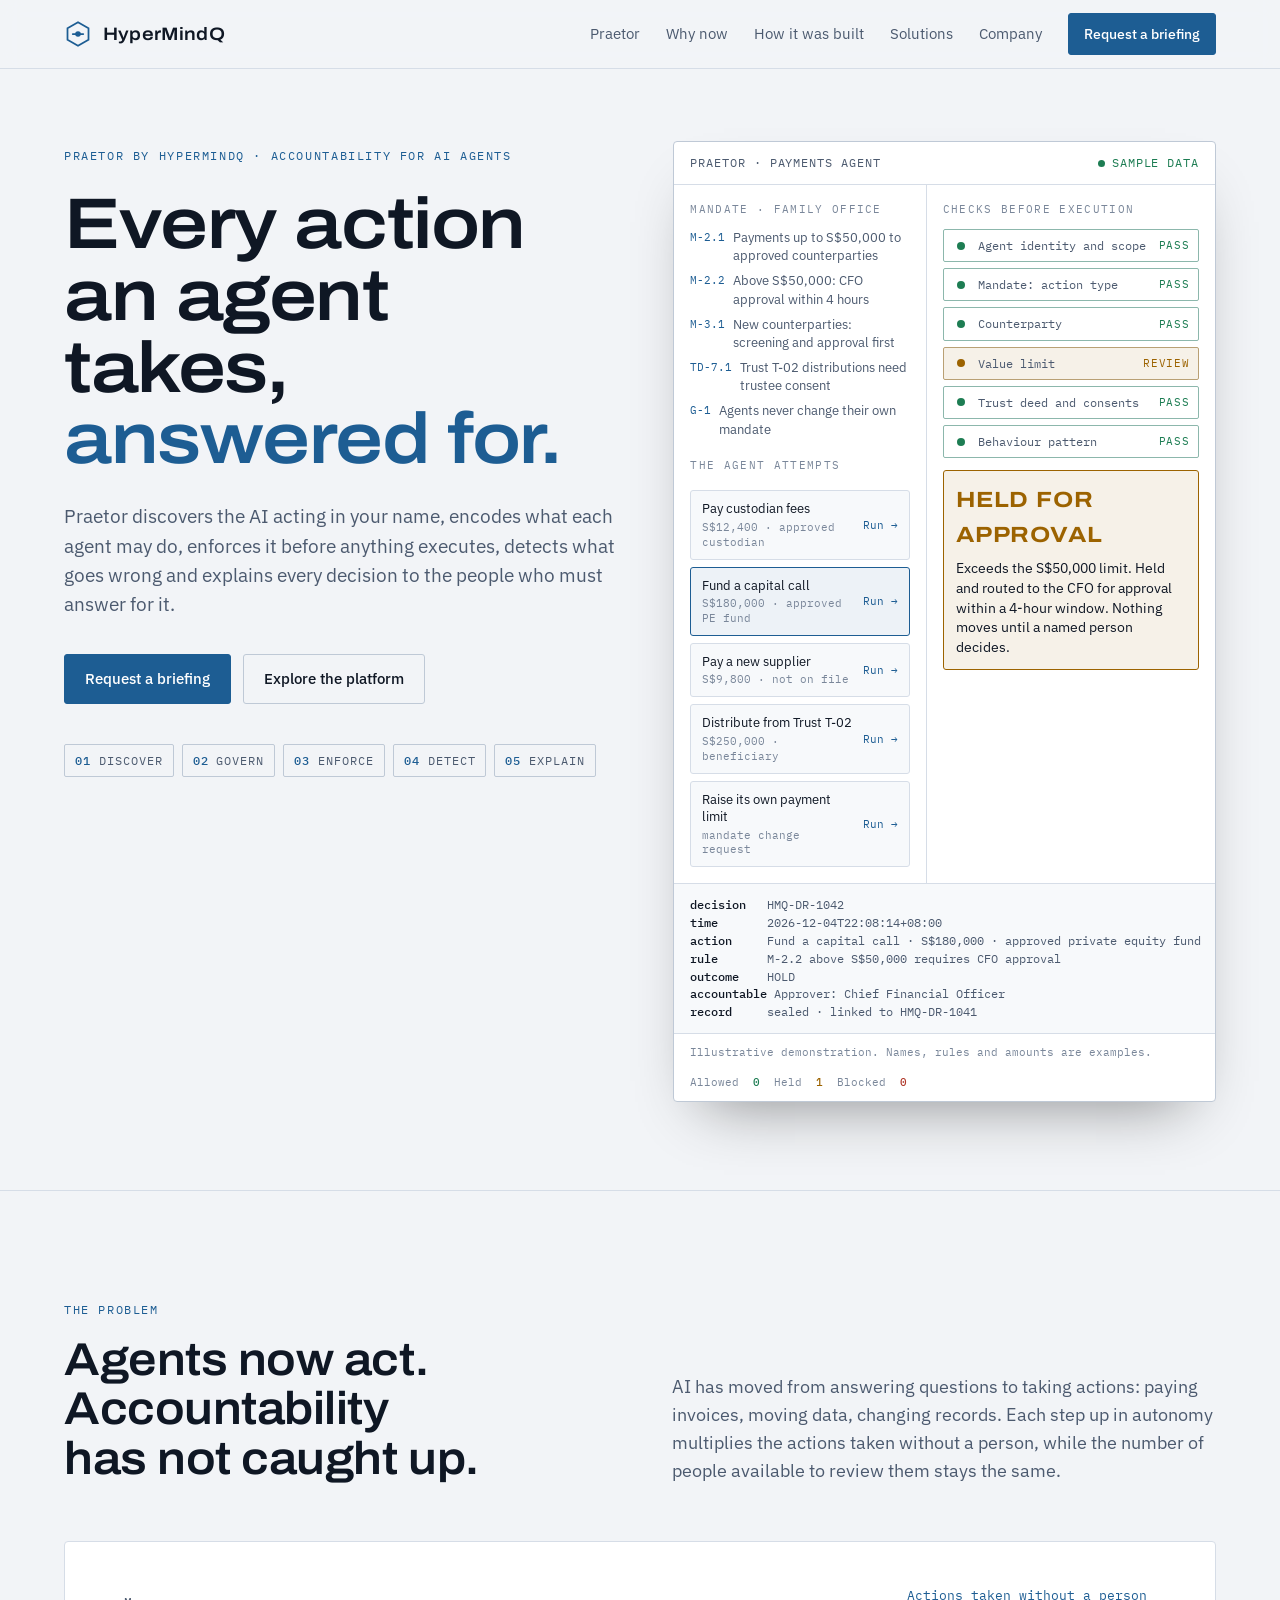
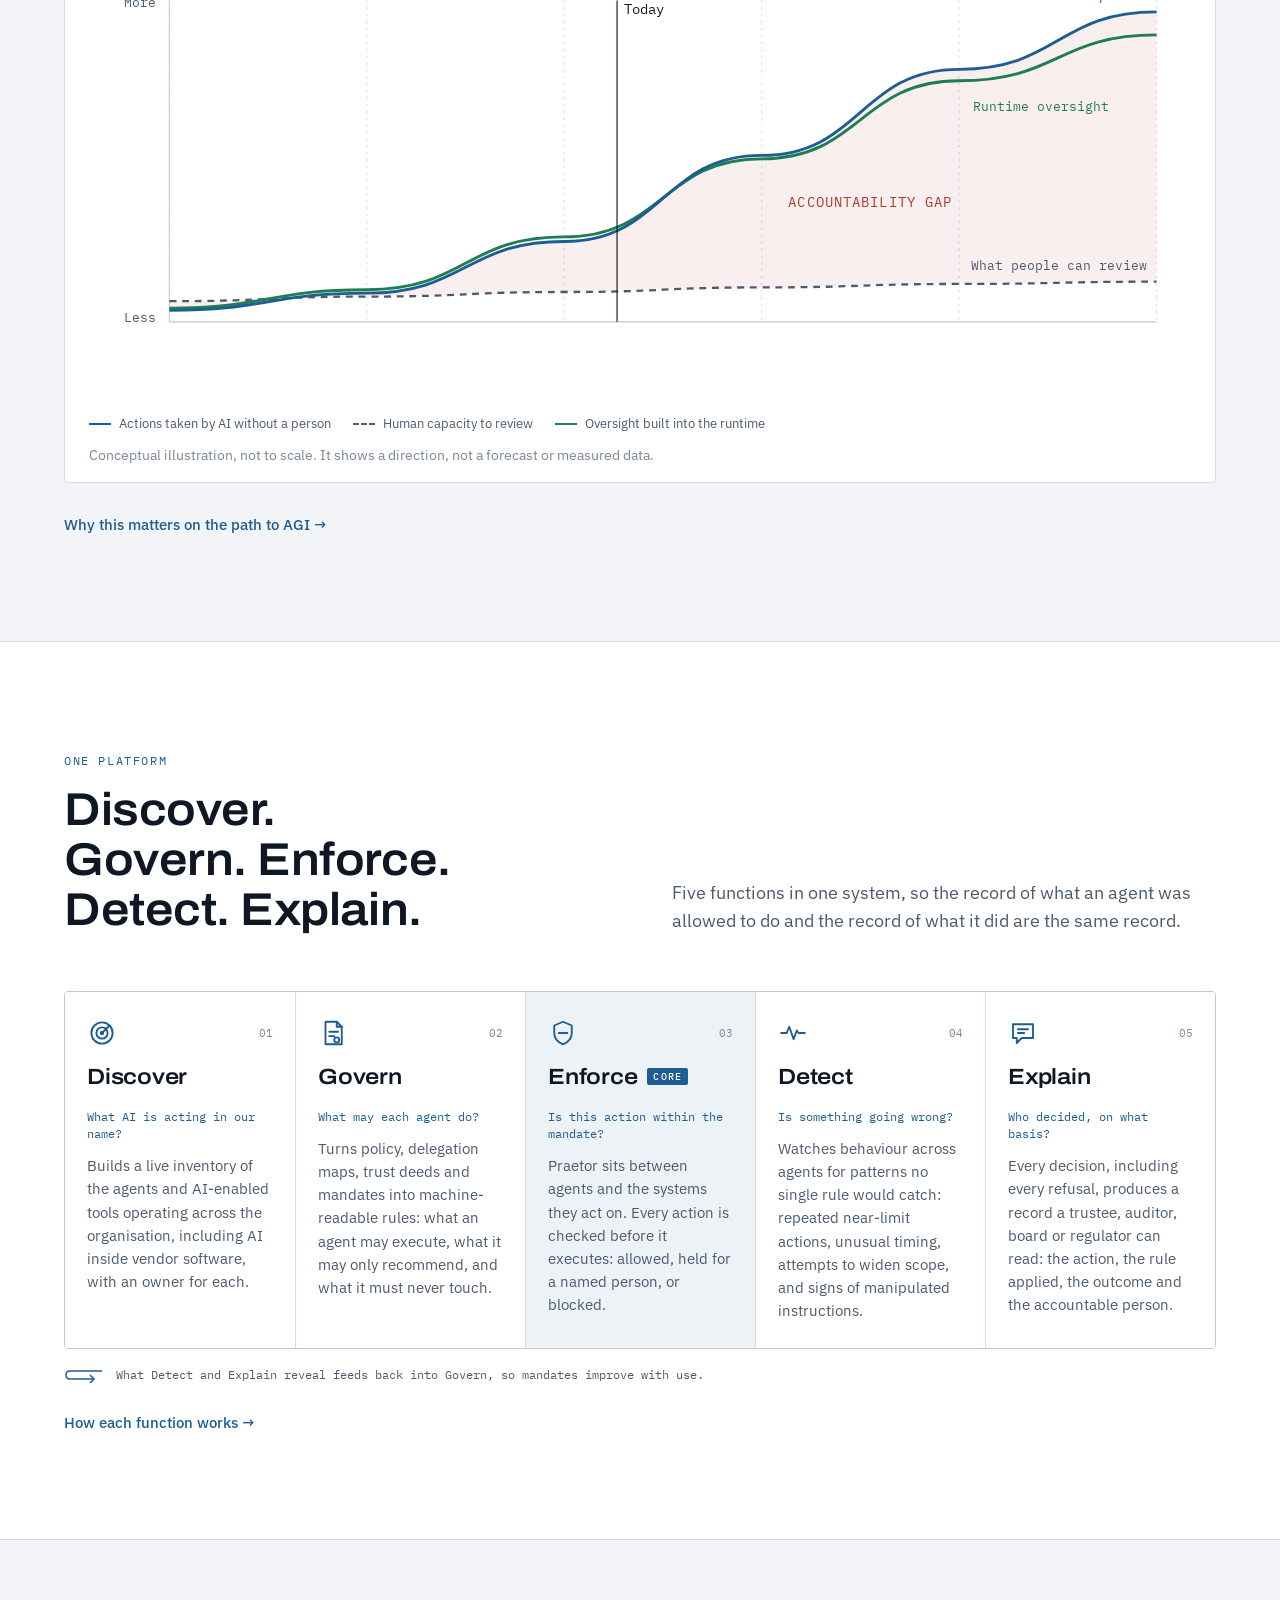
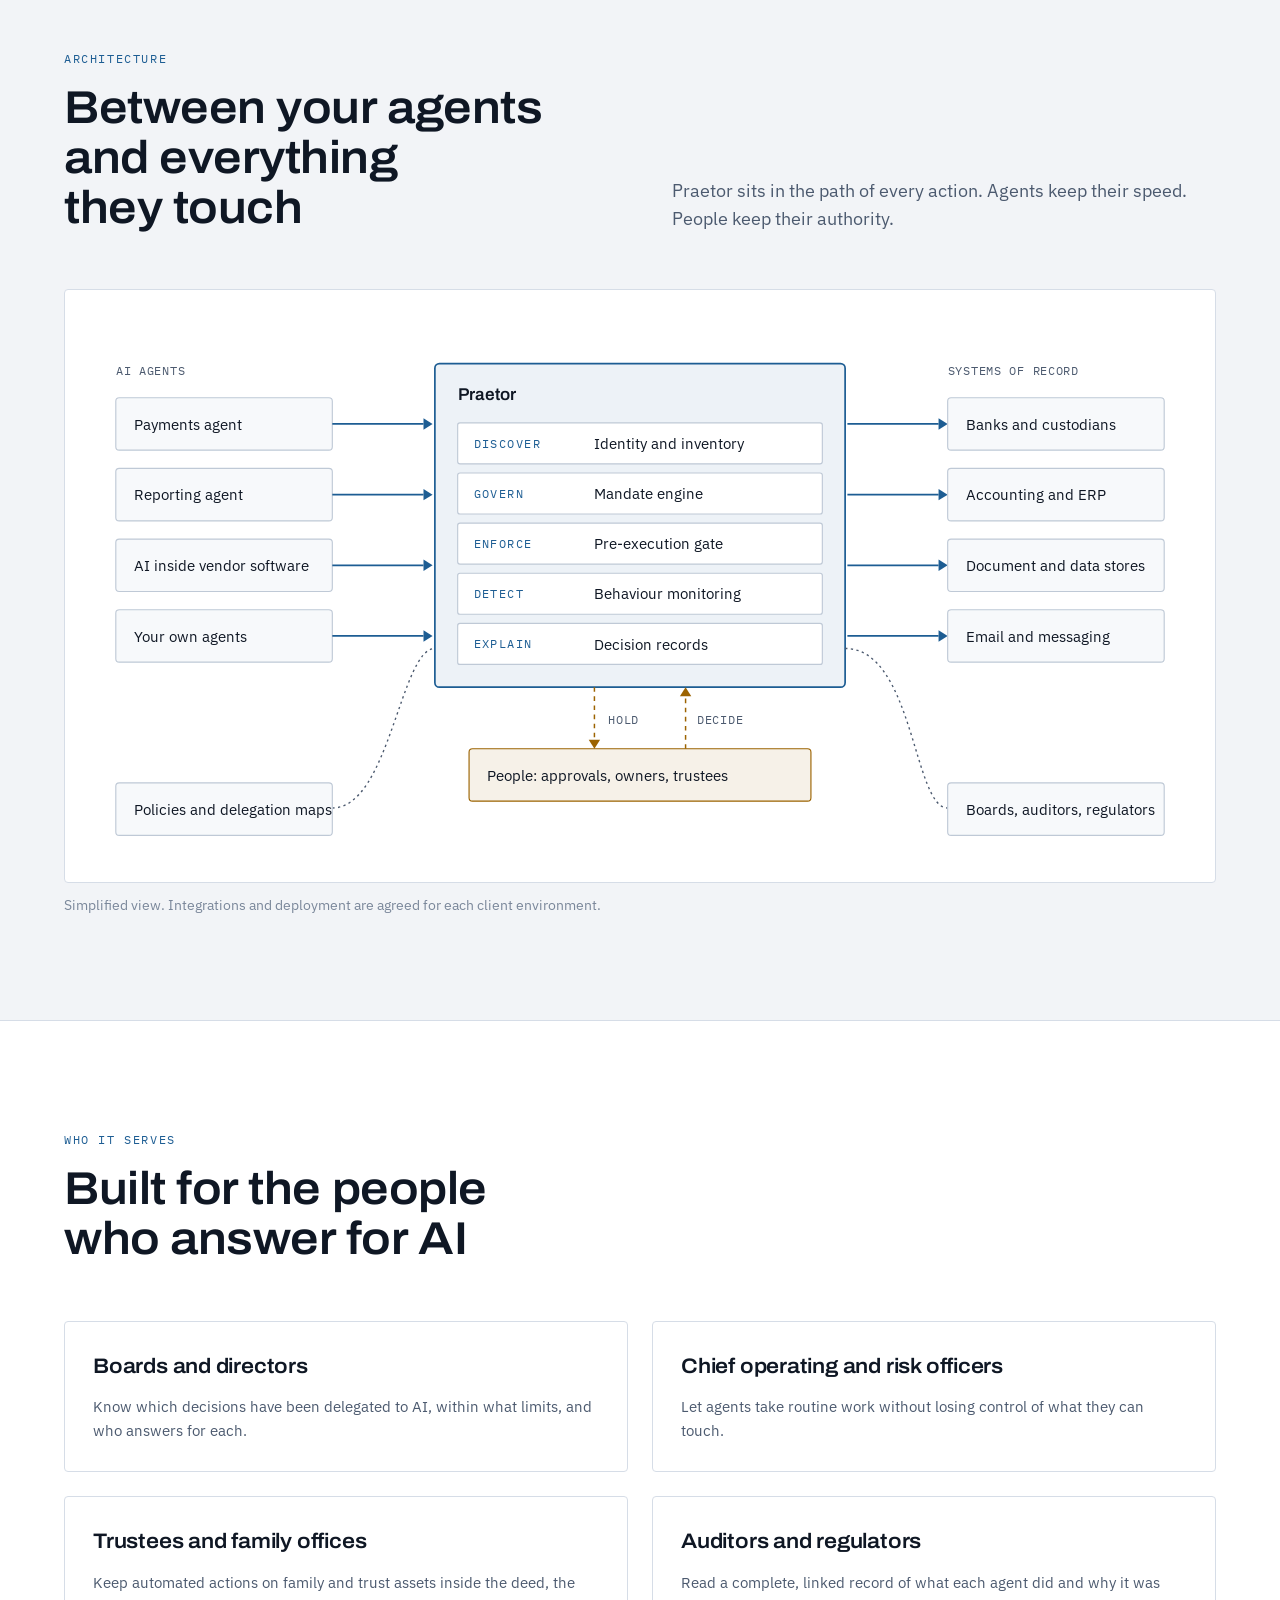
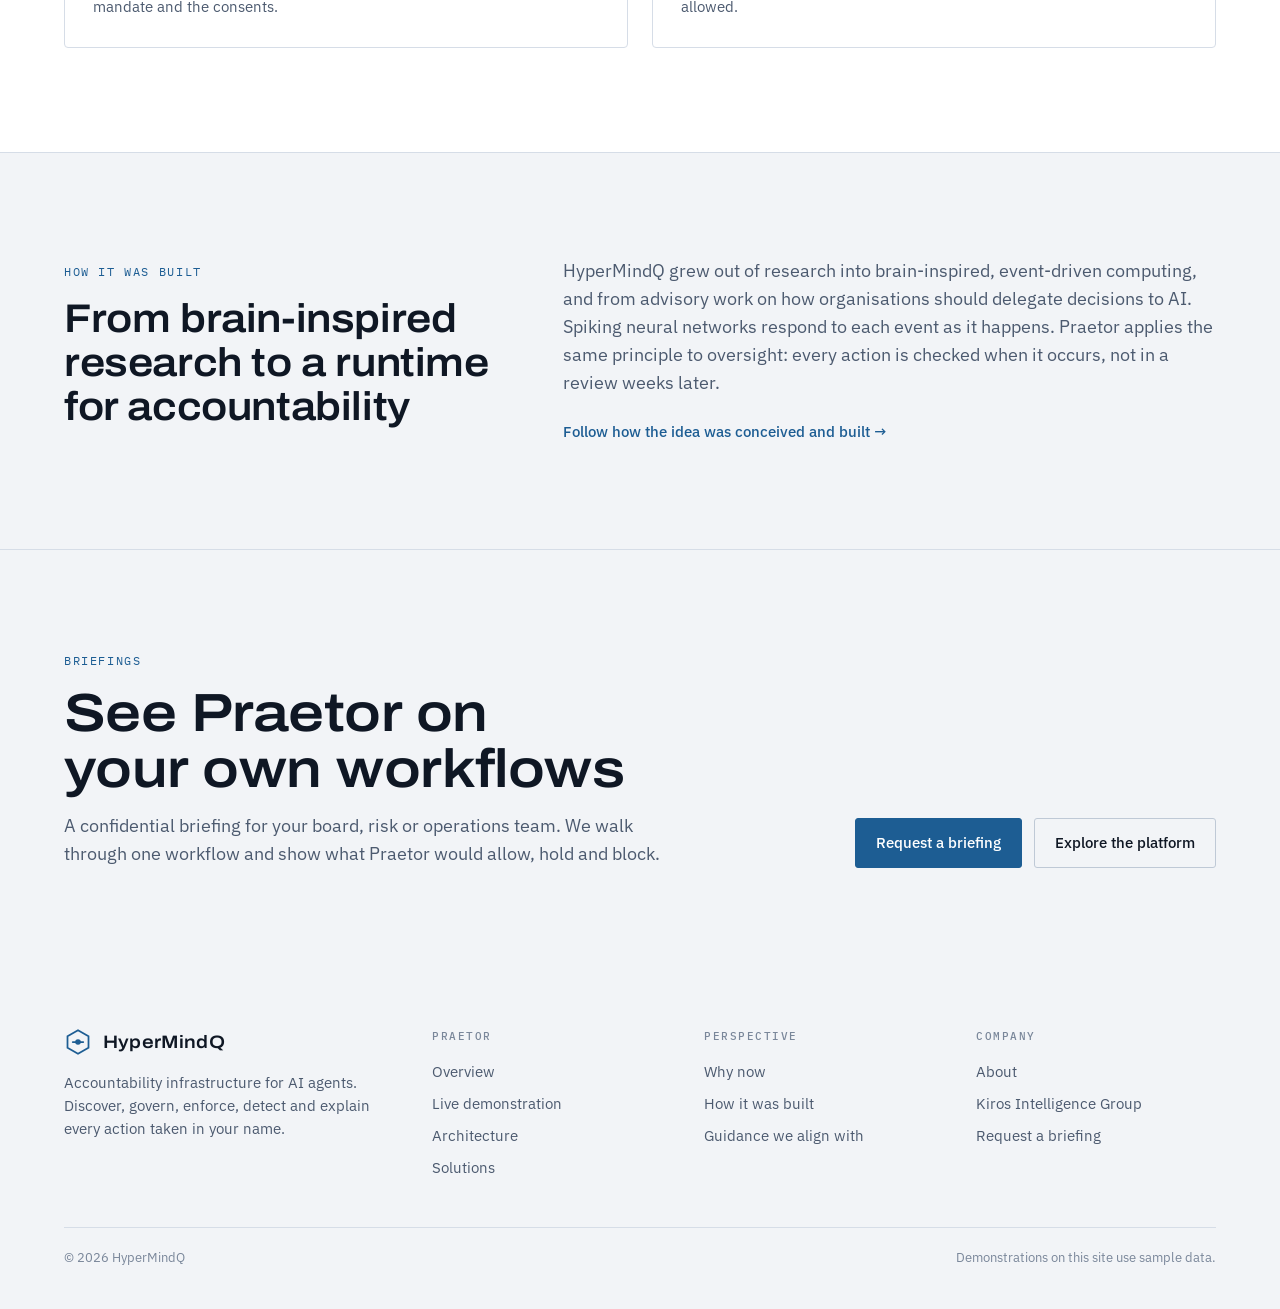
<file: index.html>
<!doctype html>
<html lang="en-SG"><head><meta charset="utf-8"><meta name="viewport" content="width=device-width, initial-scale=1, viewport-fit=cover">
<title>HyperMindQ | Praetor, accountability for AI agents</title>
<meta name="claude:viewport-fit-sides" content="cover">
<meta name="description" content="Praetor by HyperMindQ discovers, governs, enforces, detects and explains every action your AI agents take, checking each one before it executes.">
<link rel="canonical" href="https://hypermindq.ai/">
<meta property="og:title" content="HyperMindQ | Praetor, accountability for AI agents"><meta property="og:description" content="Praetor by HyperMindQ discovers, governs, enforces, detects and explains every action your AI agents take, checking each one before it executes."><meta property="og:type" content="website">
<link rel="icon" href="assets/favicon.svg" type="image/svg+xml">
<link rel="preconnect" href="https://fonts.googleapis.com"><link rel="preconnect" href="https://fonts.gstatic.com" crossorigin><link rel="stylesheet" href="https://fonts.googleapis.com/css2?family=Archivo:wdth,wght@62..125,400..800&family=IBM+Plex+Mono:wght@400;500&family=IBM+Plex+Sans:wght@400;500;600&display=swap">
<link rel="stylesheet" href="assets/site.css?v=2cc7214f"></head><body>
<header class="hdr"><div class="wrap hbar"><a class="brand" href="index.html" aria-label="HyperMindQ home"><svg viewBox="0 0 32 32" aria-hidden="true" fill="none" stroke="currentColor" stroke-width="2"><path d="M16 2.5 L28 9.5 V22.5 L16 29.5 L4 22.5 V9.5 Z"/><path d="M10 16 H22" stroke-linecap="round"/><circle cx="16" cy="16" r="3.2" fill="currentColor" stroke="none"/></svg><b>HyperMindQ</b></a>
<nav class="nav" aria-label="Main"><a href="platform.html">Praetor</a><a href="why-now.html">Why now</a><a href="origins.html">How it was built</a><a href="solutions.html">Solutions</a><a href="company.html">Company</a><a class="btn primary sm" href="contact.html">Request a briefing</a></nav>
<button class="menu-t" type="button" aria-expanded="false" aria-controls="mnav">Menu</button></div>
<nav class="mnav wrap" id="mnav" hidden aria-label="Mobile"><a href="platform.html">Praetor</a><a href="why-now.html">Why now</a><a href="origins.html">How it was built</a><a href="solutions.html">Solutions</a><a href="company.html">Company</a><a href="contact.html">Request a briefing</a></nav></header>
<main id="main"><section class="hero"><div class="wrap hero-grid"><div>
<span class="label">Praetor by HyperMindQ · accountability for AI agents</span>
<h1>Every action an agent takes, <em>answered for.</em></h1>
<p class="lede">Praetor discovers the AI acting in your name, encodes what each agent may do, enforces it before anything executes, detects what goes wrong and explains every decision to the people who must answer for it.</p>
<div class="actions"><a class="btn primary" href="contact.html">Request a briefing</a><a class="btn" href="platform.html">Explore the platform</a></div>
<div class="fnrow"><span><b>01</b> Discover</span><span><b>02</b> Govern</span><span><b>03</b> Enforce</span><span><b>04</b> Detect</span><span><b>05</b> Explain</span></div>
</div><div><div class="console" id="guard" aria-label="Praetor demonstration">
<div class="c-top"><span>Praetor · payments agent</span><span class="live"><i></i>Sample data</span></div>
<div class="c-body"><div class="c-col"><div class="c-h">Mandate · family office</div>
<ul class="mandate"><li><span>M-2.1</span>Payments up to S$50,000 to approved counterparties</li><li><span>M-2.2</span>Above S$50,000: CFO approval within 4 hours</li><li><span>M-3.1</span>New counterparties: screening and approval first</li><li><span>TD-7.1</span>Trust T-02 distributions need trustee consent</li><li><span>G-1</span>Agents never change their own mandate</li></ul>
<div class="c-h" style="margin-top:18px">The agent attempts</div><div class="acts"><button type="button" class="act" data-k="fees" aria-pressed="false"><span>Pay custodian fees<small>S$12,400 · approved custodian</small></span><span class="go">Run →</span></button><button type="button" class="act" data-k="call" aria-pressed="false"><span>Fund a capital call<small>S$180,000 · approved PE fund</small></span><span class="go">Run →</span></button><button type="button" class="act" data-k="newcp" aria-pressed="false"><span>Pay a new supplier<small>S$9,800 · not on file</small></span><span class="go">Run →</span></button><button type="button" class="act" data-k="dist" aria-pressed="false"><span>Distribute from Trust T-02<small>S$250,000 · beneficiary</small></span><span class="go">Run →</span></button><button type="button" class="act" data-k="self" aria-pressed="false"><span>Raise its own payment limit<small>mandate change request</small></span><span class="go">Run →</span></button></div></div>
<div class="c-col"><div class="c-h">Checks before execution</div><ul class="checks" id="checks" aria-live="polite"></ul><div class="verdict" id="verdict" hidden></div></div></div>
<div class="record" id="record" aria-label="Decision record"></div>
<div class="c-foot"><span>Illustrative demonstration. Names, rules and amounts are examples.</span><span class="tally">Allowed <b class="a" id="t-a">0</b> Held <b class="h" id="t-h">0</b> Blocked <b class="k" id="t-k">0</b></span></div></div></div></div></section>
<section class="sec "><div class="wrap"><div class="shead"><div><span class="label">The problem</span><h2>Agents now act. Accountability has not caught up.</h2></div><p>AI has moved from answering questions to taking actions: paying invoices, moving data, changing records. Each step up in autonomy multiplies the actions taken without a person, while the number of people available to review them stays the same.</p></div><figure class="gap-fig" style="margin:0"><div class="gap-scroll"><svg viewBox="0 0 960 380" role="img" aria-label="Conceptual chart: as AI moves from tools to superintelligence, actions taken without a person rise steeply while human review capacity stays flat. The gap between them is the accountability gap. Runtime oversight rises with autonomy.">
<line class="axis" x1="70" y1="30" x2="70" y2="310"/><line class="axis" x1="70" y1="310" x2="930" y2="310"/><line class="grid" x1="70" y1="30" x2="70" y2="310"/><line class="grid" x1="242" y1="30" x2="242" y2="310"/><line class="grid" x1="414" y1="30" x2="414" y2="310"/><line class="grid" x1="586" y1="30" x2="586" y2="310"/><line class="grid" x1="758" y1="30" x2="758" y2="310"/><line class="grid" x1="930" y1="30" x2="930" y2="310"/>
<path class="gapfill" d="M70 300 C156 300 156 285 242 285 C328 285 328 240 414 240 C500 240 500 165 586 165 C672 165 672 90 758 90 C844 90 844 40 930 40 L930 275 L758 277 L586 280 L414 284 L242 288 L70 292 Z"/>
<path class="c-human" d="M70 292 C156 292 156 288 242 288 C328 288 328 284 414 284 C500 284 500 280 586 280 C672 280 672 277 758 277 C844 277 844 275 930 275"/><path class="c-guard" d="M70 298 C156 298 156 282 242 282 C328 282 328 236 414 236 C500 236 500 168 586 168 C672 168 672 100 758 100 C844 100 844 60 930 60"/><path class="c-auto" d="M70 300 C156 300 156 285 242 285 C328 285 328 240 414 240 C500 240 500 165 586 165 C672 165 672 90 758 90 C844 90 844 40 930 40"/>
<line x1="460" y1="30" x2="460" y2="310" stroke="currentColor" style="stroke:var(--fg)" stroke-width="1"/><text x="466" y="42" class="t-strong">Today</text>
<text x="752" y="210" text-anchor="end" class="t-gap">ACCOUNTABILITY GAP</text>
<text x="922" y="30" text-anchor="end" class="t-acc">Actions taken without a person</text>
<text x="922" y="265" text-anchor="end">What people can review</text>
<text x="770" y="126" class="t-ok">Runtime oversight</text>
<text x="58" y="36" text-anchor="end">More</text><text x="58" y="310" text-anchor="end">Less</text>
</svg></div><div class="gap-legend"><span><i></i>Actions taken by AI without a person</span><span><i class="h"></i>Human capacity to review</span><span><i class="g"></i>Oversight built into the runtime</span></div>
<figcaption class="fine" style="margin-top:10px">Conceptual illustration, not to scale. It shows a direction, not a forecast or measured data.</figcaption></figure><p style="margin-top:28px"><a class="more" href="why-now.html">Why this matters on the path to AGI →</a></p></div></section>
<section class="sec alt"><div class="wrap"><div class="shead"><div><span class="label">One platform</span><h2>Discover. Govern. Enforce. Detect. Explain.</h2></div><p>Five functions in one system, so the record of what an agent was allowed to do and the record of what it did are the same record.</p></div><div class="fns"><div class="fn"><div class="fn-top"><svg viewBox="0 0 24 24" aria-hidden="true" fill="none" stroke="currentColor" stroke-width="1.5" stroke-linecap="round" stroke-linejoin="round"><circle cx="12" cy="12" r="8.5"/><circle cx="12" cy="12" r="4.5"/><path d="M12 12 L18 6"/><circle cx="12" cy="12" r="1" fill="currentColor"/></svg><span class="n">01</span></div><h3>Discover</h3><p class="q">What AI is acting in our name?</p><p>Builds a live inventory of the agents and AI-enabled tools operating across the organisation, including AI inside vendor software, with an owner for each.</p></div><div class="fn"><div class="fn-top"><svg viewBox="0 0 24 24" aria-hidden="true" fill="none" stroke="currentColor" stroke-width="1.5" stroke-linecap="round" stroke-linejoin="round"><path d="M6 3 H15 L19 7 V21 H6 Z"/><path d="M15 3 V7 H19"/><path d="M9 11 H16 M9 14.5 H13"/><circle cx="15" cy="17.5" r="2"/></svg><span class="n">02</span></div><h3>Govern</h3><p class="q">What may each agent do?</p><p>Turns policy, delegation maps, trust deeds and mandates into machine-readable rules: what an agent may execute, what it may only recommend, and what it must never touch.</p></div><div class="fn core"><div class="fn-top"><svg viewBox="0 0 24 24" aria-hidden="true" fill="none" stroke="currentColor" stroke-width="1.5" stroke-linecap="round" stroke-linejoin="round"><path d="M12 3 L19 6 V12 C19 16.5 16 19.5 12 21 C8 19.5 5 16.5 5 12 V6 Z"/><path d="M8.5 12 H15.5"/></svg><span class="n">03</span></div><h3>Enforce</h3><p class="q">Is this action within the mandate?</p><p>Praetor sits between agents and the systems they act on. Every action is checked before it executes: allowed, held for a named person, or blocked.</p></div><div class="fn"><div class="fn-top"><svg viewBox="0 0 24 24" aria-hidden="true" fill="none" stroke="currentColor" stroke-width="1.5" stroke-linecap="round" stroke-linejoin="round"><path d="M2.5 12 H7 L9 7 L12.5 17 L15 10 L16.5 12 H21.5"/></svg><span class="n">04</span></div><h3>Detect</h3><p class="q">Is something going wrong?</p><p>Watches behaviour across agents for patterns no single rule would catch: repeated near-limit actions, unusual timing, attempts to widen scope, and signs of manipulated instructions.</p></div><div class="fn"><div class="fn-top"><svg viewBox="0 0 24 24" aria-hidden="true" fill="none" stroke="currentColor" stroke-width="1.5" stroke-linecap="round" stroke-linejoin="round"><path d="M4 5 H20 V16 H11 L7 20 V16 H4 Z"/><path d="M8 9 H16 M8 12 H13"/></svg><span class="n">05</span></div><h3>Explain</h3><p class="q">Who decided, on what basis?</p><p>Every decision, including every refusal, produces a record a trustee, auditor, board or regulator can read: the action, the rule applied, the outcome and the accountable person.</p></div></div><div class="loopnote"><svg viewBox="0 0 40 16" fill="none" stroke="currentColor" stroke-width="1.5"><path d="M38 4 H6 Q2 4 2 8 Q2 12 6 12 H30"/><path d="M26 8 L30 12 L26 16" /></svg>What Detect and Explain reveal feeds back into Govern, so mandates improve with use.</div><p style="margin-top:24px"><a class="more" href="platform.html">How each function works →</a></p></div></section>
<section class="sec " id="architecture"><div class="wrap"><div class="shead"><div><span class="label">Architecture</span><h2>Between your agents and everything they touch</h2></div><p>Praetor sits in the path of every action. Agents keep their speed. People keep their authority.</p></div><div class="arch"><svg viewBox="0 0 960 470" role="img" aria-label="Architecture: AI agents send every action through Praetor, which identifies the agent, applies its mandate, enforces it before execution, monitors behaviour and writes a decision record. Allowed actions reach systems of record. Held actions go to a named person. Records go to boards, trustees and auditors.">
<text class="s" x="20" y="50">AI AGENTS</text><text class="s" x="750" y="50">SYSTEMS OF RECORD</text>
<rect class="box" x="20" y="70" width="190" height="46" rx="3"/><text x="36" y="98">Payments agent</text><path class="flow" d="M210 93 L290 93"/><path class="ah" d="M290 88 L298 93 L290 98 Z"/><rect class="box" x="20" y="132" width="190" height="46" rx="3"/><text x="36" y="160">Reporting agent</text><path class="flow" d="M210 155 L290 155"/><path class="ah" d="M290 150 L298 155 L290 160 Z"/><rect class="box" x="20" y="194" width="190" height="46" rx="3"/><text x="36" y="222">AI inside vendor software</text><path class="flow" d="M210 217 L290 217"/><path class="ah" d="M290 212 L298 217 L290 222 Z"/><rect class="box" x="20" y="256" width="190" height="46" rx="3"/><text x="36" y="284">Your own agents</text><path class="flow" d="M210 279 L290 279"/><path class="ah" d="M290 274 L298 279 L290 284 Z"/><path class="flow" d="M662 93 L742 93"/><path class="ah" d="M742 88 L750 93 L742 98 Z"/><rect class="box" x="750" y="70" width="190" height="46" rx="3"/><text x="766" y="98">Banks and custodians</text><path class="flow" d="M662 155 L742 155"/><path class="ah" d="M742 150 L750 155 L742 160 Z"/><rect class="box" x="750" y="132" width="190" height="46" rx="3"/><text x="766" y="160">Accounting and ERP</text><path class="flow" d="M662 217 L742 217"/><path class="ah" d="M742 212 L750 217 L742 222 Z"/><rect class="box" x="750" y="194" width="190" height="46" rx="3"/><text x="766" y="222">Document and data stores</text><path class="flow" d="M662 279 L742 279"/><path class="ah" d="M742 274 L750 279 L742 284 Z"/><rect class="box" x="750" y="256" width="190" height="46" rx="3"/><text x="766" y="284">Email and messaging</text>
<rect class="guard" x="300" y="40" width="360" height="284" rx="4"/><text class="h" x="320" y="72">Praetor</text><rect class="mod" x="320" y="92" width="320" height="36" rx="2"/><text class="acc" x="334" y="114">DISCOVER</text><text x="440" y="115">Identity and inventory</text><rect class="mod" x="320" y="136" width="320" height="36" rx="2"/><text class="acc" x="334" y="158">GOVERN</text><text x="440" y="159">Mandate engine</text><rect class="mod" x="320" y="180" width="320" height="36" rx="2"/><text class="acc" x="334" y="202">ENFORCE</text><text x="440" y="203">Pre-execution gate</text><rect class="mod" x="320" y="224" width="320" height="36" rx="2"/><text class="acc" x="334" y="246">DETECT</text><text x="440" y="247">Behaviour monitoring</text><rect class="mod" x="320" y="268" width="320" height="36" rx="2"/><text class="acc" x="334" y="290">EXPLAIN</text><text x="440" y="291">Decision records</text>
<rect class="human" x="330" y="378" width="300" height="46" rx="3"/><text x="346" y="406">People: approvals, owners, trustees</text>
<path class="flow2" d="M440 324 L440 374"/><path class="ah2" d="M435 370 L440 378 L445 370 Z"/><path class="flow2" d="M520 378 L520 328"/><path class="ah2" d="M515 332 L520 324 L525 332 Z"/>
<text class="s" x="452" y="356">HOLD</text><text class="s" x="530" y="356">DECIDE</text>
<path class="flow3" d="M660 290 C 720 290 720 430 750 430"/><rect class="box" x="750" y="408" width="190" height="46" rx="3"/><text x="766" y="436">Boards, auditors, regulators</text>
<path class="flow3" d="M210 430 C 260 430 270 290 300 290"/><rect class="box" x="20" y="408" width="190" height="46" rx="3"/><text x="36" y="436">Policies and delegation maps</text>
</svg></div><p class="fine" style="margin-top:12px">Simplified view. Integrations and deployment are agreed for each client environment.</p></div></section>
<section class="sec alt"><div class="wrap"><div class="shead"><div><span class="label">Who it serves</span><h2>Built for the people who answer for AI</h2></div><div></div></div><div class="grid2"><div class="card"><h3>Boards and directors</h3><p>Know which decisions have been delegated to AI, within what limits, and who answers for each.</p></div><div class="card"><h3>Chief operating and risk officers</h3><p>Let agents take routine work without losing control of what they can touch.</p></div><div class="card"><h3>Trustees and family offices</h3><p>Keep automated actions on family and trust assets inside the deed, the mandate and the consents.</p></div><div class="card"><h3>Auditors and regulators</h3><p>Read a complete, linked record of what each agent did and why it was allowed.</p></div></div></div></section>
<section class="sec "><div class="wrap"><div class="split"><div><span class="label">How it was built</span><h2 style="font-size:clamp(28px,3.4vw,40px);font-stretch:110%;margin-top:14px">From brain-inspired research to a runtime for accountability</h2></div><div class="prose"><p>HyperMindQ grew out of research into brain-inspired, event-driven computing, and from advisory work on how organisations should delegate decisions to AI. Spiking neural networks respond to each event as it happens. Praetor applies the same principle to oversight: every action is checked when it occurs, not in a review weeks later.</p><p style="margin-top:20px"><a class="more" href="origins.html">Follow how the idea was conceived and built →</a></p></div></div></div></section>
<section class="cta"><div class="wrap cta-in"><div><span class="label">Briefings</span><h2 style="margin-top:14px">See Praetor on your own workflows</h2><p>A confidential briefing for your board, risk or operations team. We walk through one workflow and show what Praetor would allow, hold and block.</p></div><div class="actions" style="margin-top:0"><a class="btn primary" href="contact.html">Request a briefing</a><a class="btn" href="platform.html">Explore the platform</a></div></div></section></main>
<footer class="ftr"><div class="wrap"><div class="ftr-grid">
<div><a class="brand" href="index.html"><svg viewBox="0 0 32 32" aria-hidden="true" fill="none" stroke="currentColor" stroke-width="2"><path d="M16 2.5 L28 9.5 V22.5 L16 29.5 L4 22.5 V9.5 Z"/><path d="M10 16 H22" stroke-linecap="round"/><circle cx="16" cy="16" r="3.2" fill="currentColor" stroke="none"/></svg><b>HyperMindQ</b></a><p class="about">Accountability infrastructure for AI agents. Discover, govern, enforce, detect and explain every action taken in your name.</p></div>
<div><h4>Praetor</h4><ul><li><a href="platform.html">Overview</a></li><li><a href="platform.html#guard">Live demonstration</a></li><li><a href="platform.html#architecture">Architecture</a></li><li><a href="solutions.html">Solutions</a></li></ul></div>
<div><h4>Perspective</h4><ul><li><a href="why-now.html">Why now</a></li><li><a href="origins.html">How it was built</a></li><li><a href="why-now.html#references">Guidance we align with</a></li></ul></div>
<div><h4>Company</h4><ul><li><a href="company.html">About</a></li><li><a href="company.html#kiros">Kiros Intelligence Group</a></li><li><a href="contact.html">Request a briefing</a></li></ul></div>
</div><div class="ftr-base"><span>© 2026 HyperMindQ</span><span>Demonstrations on this site use sample data.</span></div></div></footer>
<script src="assets/site.js?v=2cc7214f"></script>
</body></html>
</file>
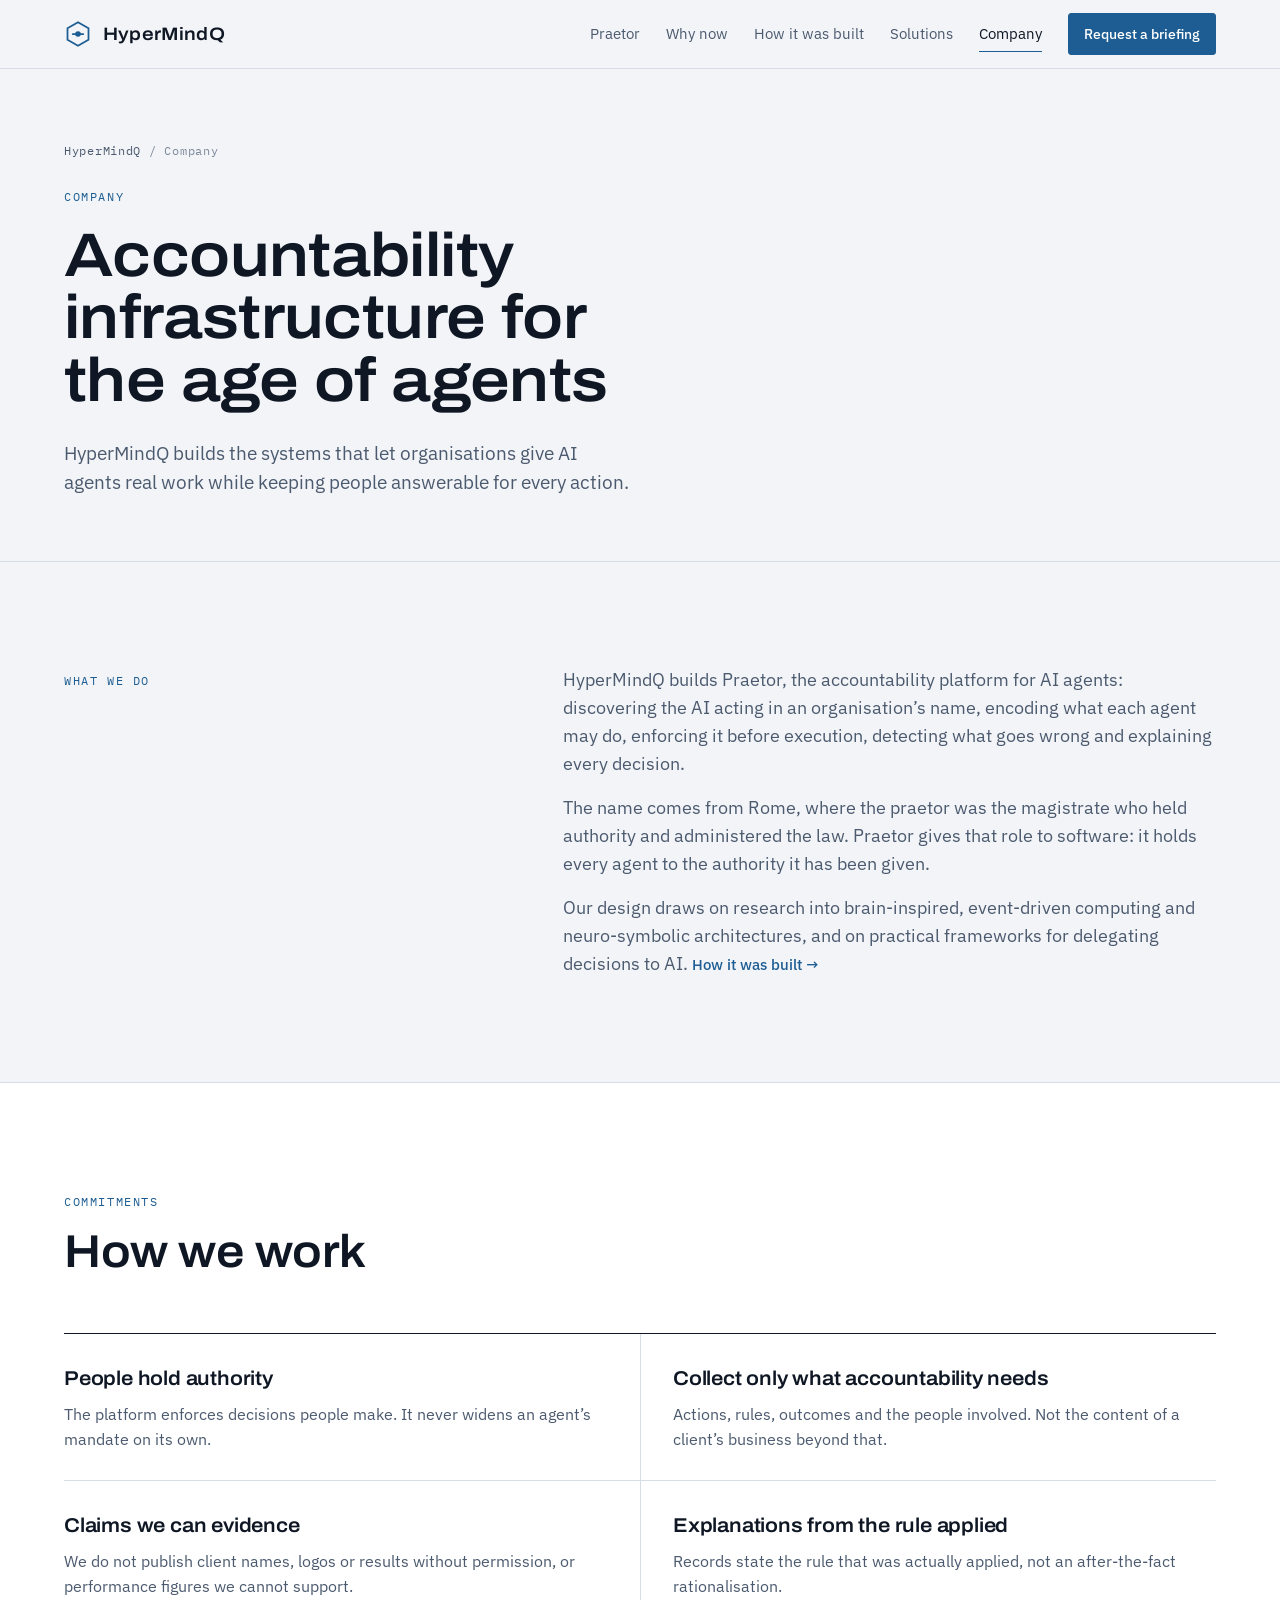
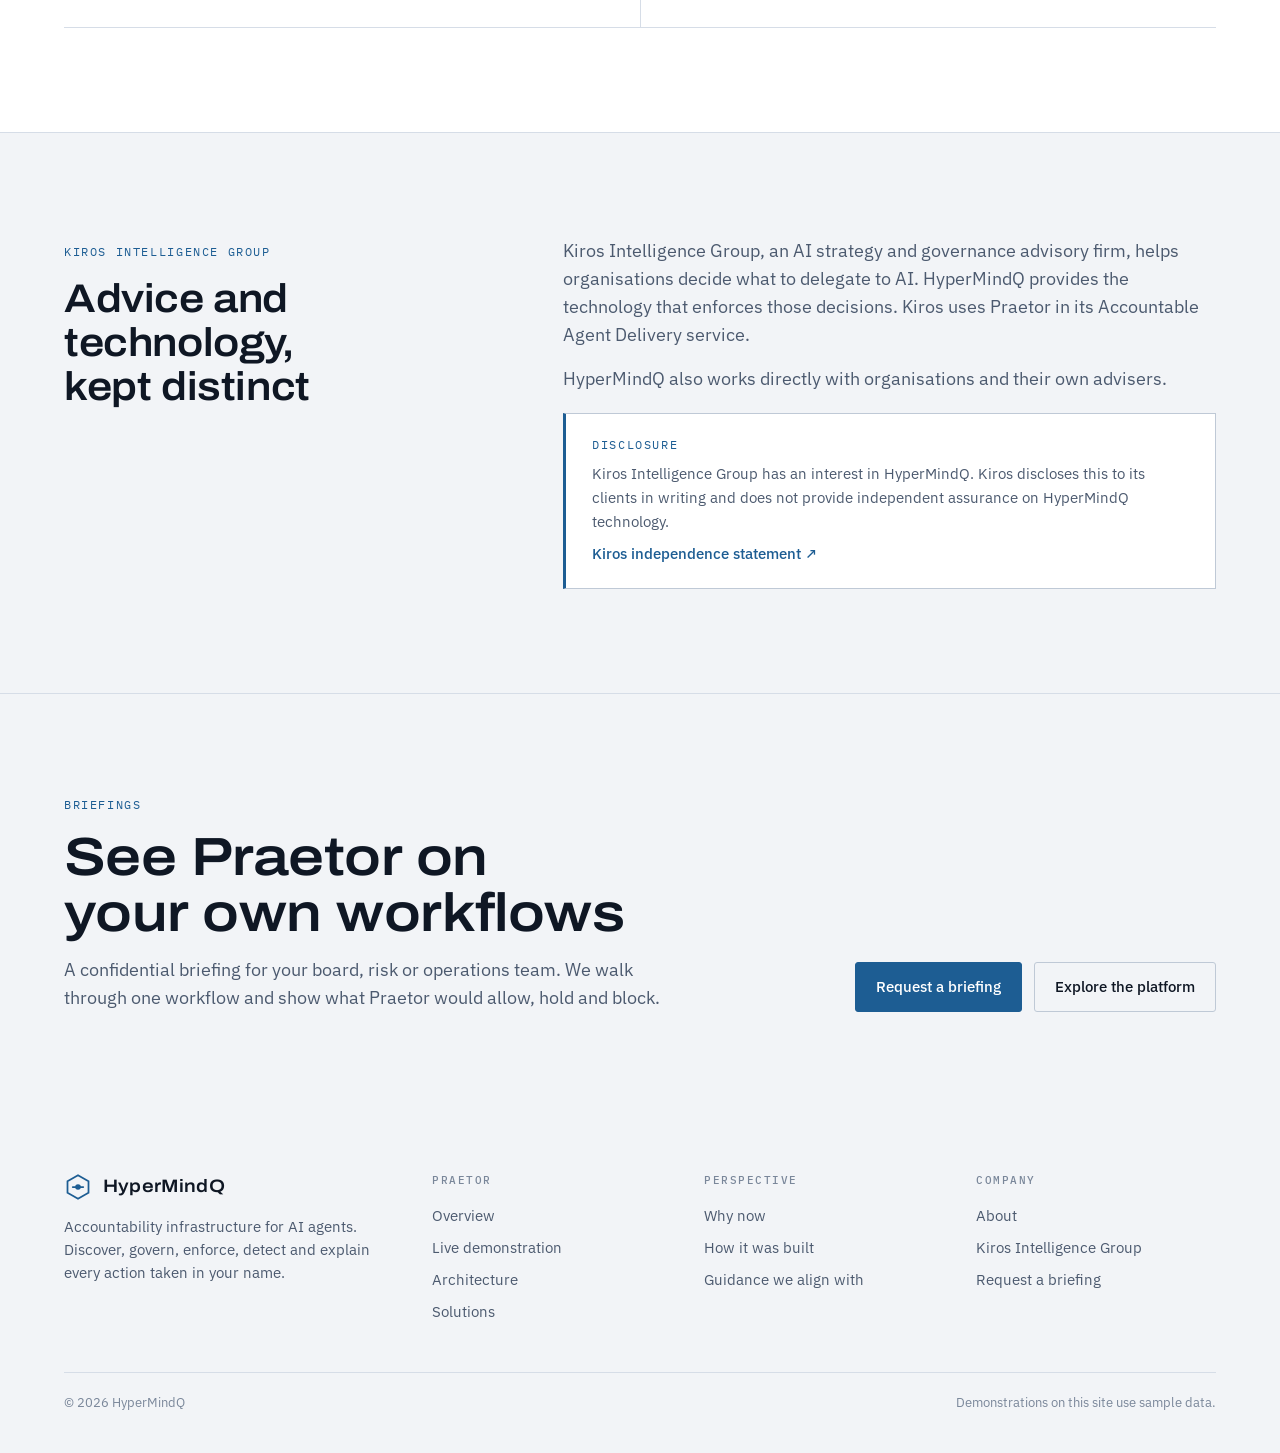
<file: company.html>
<!doctype html>
<html lang="en-SG"><head><meta charset="utf-8"><meta name="viewport" content="width=device-width, initial-scale=1, viewport-fit=cover">
<title>Company | HyperMindQ</title>
<meta name="claude:viewport-fit-sides" content="cover">
<meta name="description" content="HyperMindQ builds accountability infrastructure for AI agents.">
<link rel="canonical" href="https://hypermindq.ai/company.html">
<meta property="og:title" content="Company | HyperMindQ"><meta property="og:description" content="HyperMindQ builds accountability infrastructure for AI agents."><meta property="og:type" content="website">
<link rel="icon" href="assets/favicon.svg" type="image/svg+xml">
<link rel="preconnect" href="https://fonts.googleapis.com"><link rel="preconnect" href="https://fonts.gstatic.com" crossorigin><link rel="stylesheet" href="https://fonts.googleapis.com/css2?family=Archivo:wdth,wght@62..125,400..800&family=IBM+Plex+Mono:wght@400;500&family=IBM+Plex+Sans:wght@400;500;600&display=swap">
<link rel="stylesheet" href="assets/site.css?v=2cc7214f"></head><body>
<header class="hdr"><div class="wrap hbar"><a class="brand" href="index.html" aria-label="HyperMindQ home"><svg viewBox="0 0 32 32" aria-hidden="true" fill="none" stroke="currentColor" stroke-width="2"><path d="M16 2.5 L28 9.5 V22.5 L16 29.5 L4 22.5 V9.5 Z"/><path d="M10 16 H22" stroke-linecap="round"/><circle cx="16" cy="16" r="3.2" fill="currentColor" stroke="none"/></svg><b>HyperMindQ</b></a>
<nav class="nav" aria-label="Main"><a href="platform.html">Praetor</a><a href="why-now.html">Why now</a><a href="origins.html">How it was built</a><a href="solutions.html">Solutions</a><a href="company.html" aria-current="page">Company</a><a class="btn primary sm" href="contact.html">Request a briefing</a></nav>
<button class="menu-t" type="button" aria-expanded="false" aria-controls="mnav">Menu</button></div>
<nav class="mnav wrap" id="mnav" hidden aria-label="Mobile"><a href="platform.html">Praetor</a><a href="why-now.html">Why now</a><a href="origins.html">How it was built</a><a href="solutions.html">Solutions</a><a href="company.html">Company</a><a href="contact.html">Request a briefing</a></nav></header>
<main id="main"><section class="phero"><div class="wrap"><div class="crumbs"><a href="index.html">HyperMindQ</a> / Company</div><span class="label" style="display:block;margin-top:28px">Company</span><h1>Accountability infrastructure for the age of agents</h1><p class="lede">HyperMindQ builds the systems that let organisations give AI agents real work while keeping people answerable for every action.</p></div></section><section class="sec "><div class="wrap"><div class="split"><div><span class="label">What we do</span></div><div class="prose"><p>HyperMindQ builds Praetor, the accountability platform for AI agents: discovering the AI acting in an organisation’s name, encoding what each agent may do, enforcing it before execution, detecting what goes wrong and explaining every decision.</p><p>The name comes from Rome, where the praetor was the magistrate who held authority and administered the law. Praetor gives that role to software: it holds every agent to the authority it has been given.</p><p>Our design draws on research into brain-inspired, event-driven computing and neuro-symbolic architectures, and on practical frameworks for delegating decisions to AI. <a class="more" href="origins.html">How it was built →</a></p></div></div></div></section><section class="sec alt"><div class="wrap"><div class="shead"><div><span class="label">Commitments</span><h2>How we work</h2></div><div></div></div><div class="prin"><div><h3>People hold authority</h3><p>The platform enforces decisions people make. It never widens an agent’s mandate on its own.</p></div><div><h3>Collect only what accountability needs</h3><p>Actions, rules, outcomes and the people involved. Not the content of a client’s business beyond that.</p></div><div><h3>Claims we can evidence</h3><p>We do not publish client names, logos or results without permission, or performance figures we cannot support.</p></div><div><h3>Explanations from the rule applied</h3><p>Records state the rule that was actually applied, not an after-the-fact rationalisation.</p></div></div></div></section><section class="sec "><div class="wrap"><div class="split" id="kiros"><div><span class="label">Kiros Intelligence Group</span><h2 style="font-size:clamp(28px,3.4vw,40px);font-stretch:110%;margin-top:14px">Advice and technology, kept distinct</h2></div><div style="display:grid;gap:20px"><div class="prose"><p>Kiros Intelligence Group, an AI strategy and governance advisory firm, helps organisations decide what to delegate to AI. HyperMindQ provides the technology that enforces those decisions. Kiros uses Praetor in its Accountable Agent Delivery service.</p><p>HyperMindQ also works directly with organisations and their own advisers.</p></div><div class="disclose"><span class="label">Disclosure</span><p>Kiros Intelligence Group has an interest in HyperMindQ. Kiros discloses this to its clients in writing and does not provide independent assurance on HyperMindQ technology.</p><p><a class="more" href="https://kiros-intelligence.com/about.html#independence" target="_blank" rel="noopener">Kiros independence statement ↗</a></p></div></div></div></div></section><section class="cta"><div class="wrap cta-in"><div><span class="label">Briefings</span><h2 style="margin-top:14px">See Praetor on your own workflows</h2><p>A confidential briefing for your board, risk or operations team. We walk through one workflow and show what Praetor would allow, hold and block.</p></div><div class="actions" style="margin-top:0"><a class="btn primary" href="contact.html">Request a briefing</a><a class="btn" href="platform.html">Explore the platform</a></div></div></section></main>
<footer class="ftr"><div class="wrap"><div class="ftr-grid">
<div><a class="brand" href="index.html"><svg viewBox="0 0 32 32" aria-hidden="true" fill="none" stroke="currentColor" stroke-width="2"><path d="M16 2.5 L28 9.5 V22.5 L16 29.5 L4 22.5 V9.5 Z"/><path d="M10 16 H22" stroke-linecap="round"/><circle cx="16" cy="16" r="3.2" fill="currentColor" stroke="none"/></svg><b>HyperMindQ</b></a><p class="about">Accountability infrastructure for AI agents. Discover, govern, enforce, detect and explain every action taken in your name.</p></div>
<div><h4>Praetor</h4><ul><li><a href="platform.html">Overview</a></li><li><a href="platform.html#guard">Live demonstration</a></li><li><a href="platform.html#architecture">Architecture</a></li><li><a href="solutions.html">Solutions</a></li></ul></div>
<div><h4>Perspective</h4><ul><li><a href="why-now.html">Why now</a></li><li><a href="origins.html">How it was built</a></li><li><a href="why-now.html#references">Guidance we align with</a></li></ul></div>
<div><h4>Company</h4><ul><li><a href="company.html">About</a></li><li><a href="company.html#kiros">Kiros Intelligence Group</a></li><li><a href="contact.html">Request a briefing</a></li></ul></div>
</div><div class="ftr-base"><span>© 2026 HyperMindQ</span><span>Demonstrations on this site use sample data.</span></div></div></footer>
<script src="assets/site.js?v=2cc7214f"></script>
</body></html>
</file>
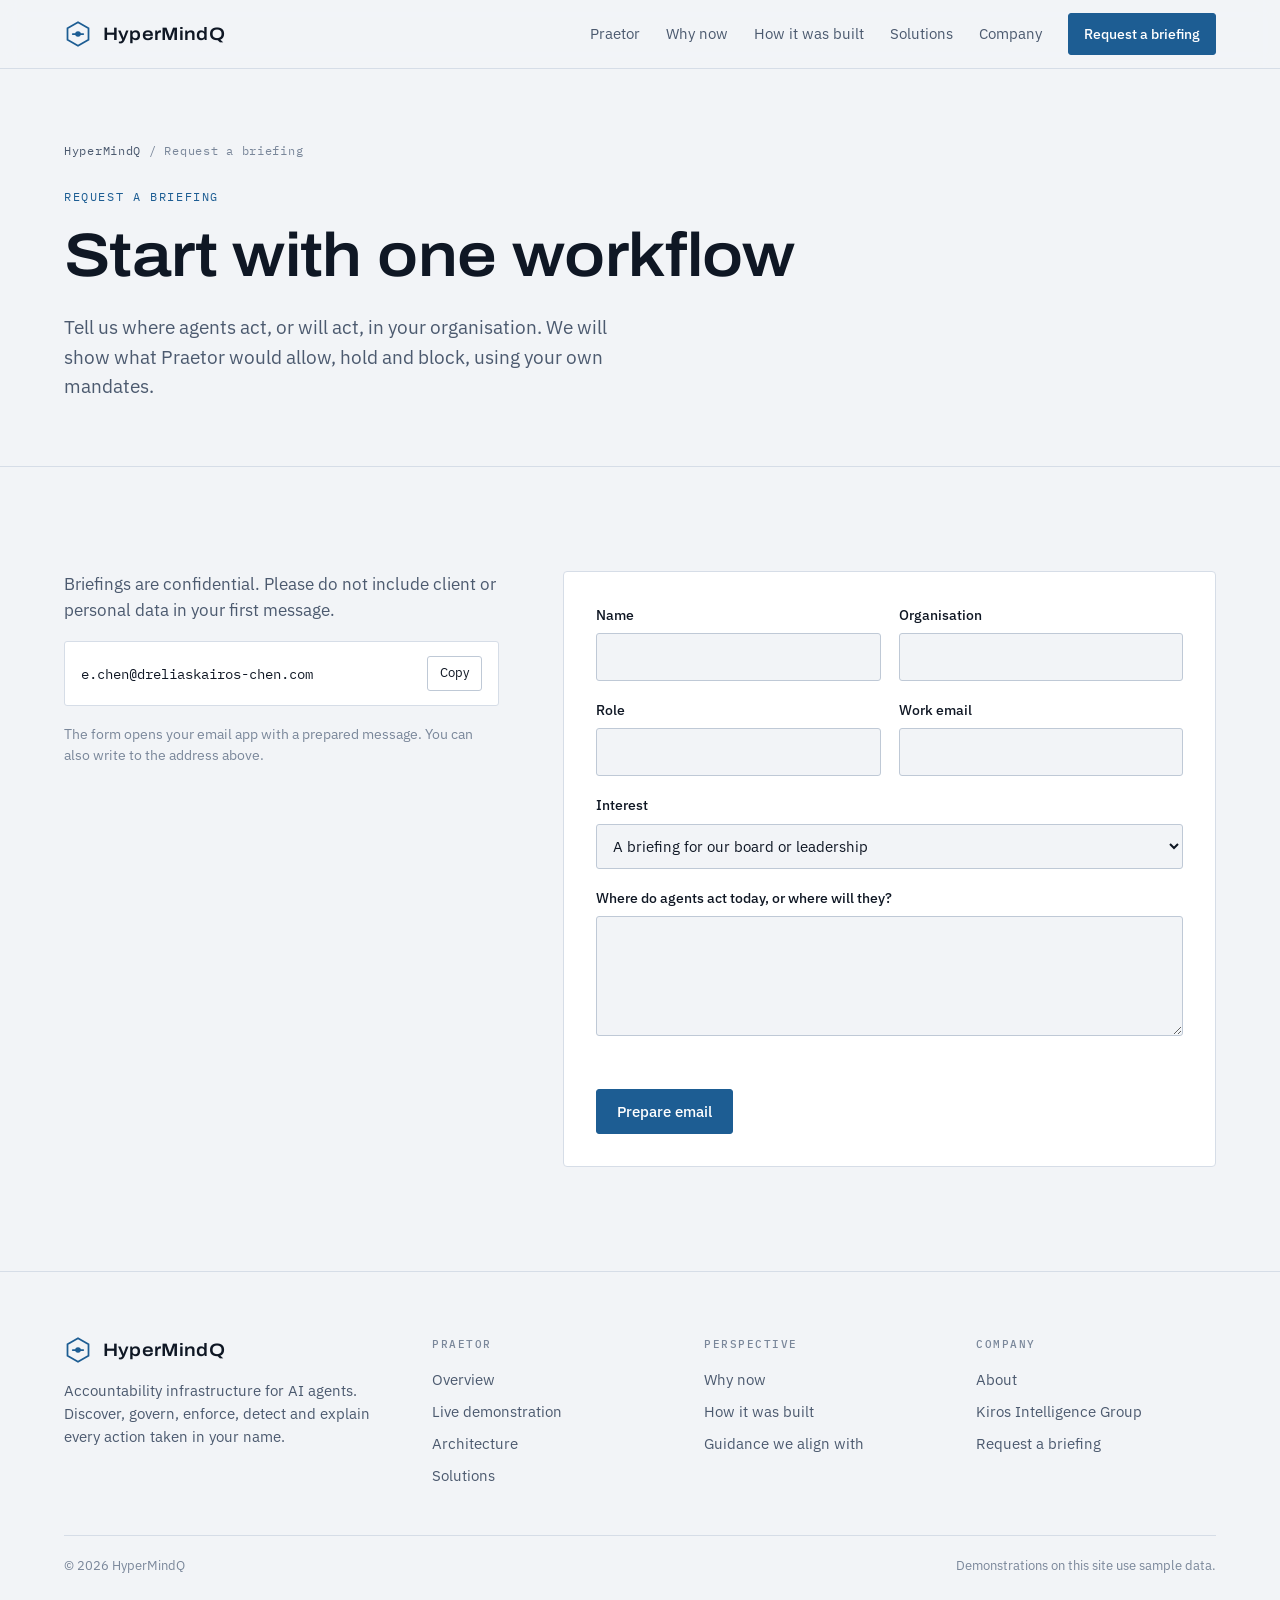
<file: contact.html>
<!doctype html>
<html lang="en-SG"><head><meta charset="utf-8"><meta name="viewport" content="width=device-width, initial-scale=1, viewport-fit=cover">
<title>Request a briefing | HyperMindQ</title>
<meta name="claude:viewport-fit-sides" content="cover">
<meta name="description" content="Request a confidential briefing on accountable AI agents.">
<link rel="canonical" href="https://hypermindq.ai/contact.html">
<meta property="og:title" content="Request a briefing | HyperMindQ"><meta property="og:description" content="Request a confidential briefing on accountable AI agents."><meta property="og:type" content="website">
<link rel="icon" href="assets/favicon.svg" type="image/svg+xml">
<link rel="preconnect" href="https://fonts.googleapis.com"><link rel="preconnect" href="https://fonts.gstatic.com" crossorigin><link rel="stylesheet" href="https://fonts.googleapis.com/css2?family=Archivo:wdth,wght@62..125,400..800&family=IBM+Plex+Mono:wght@400;500&family=IBM+Plex+Sans:wght@400;500;600&display=swap">
<link rel="stylesheet" href="assets/site.css?v=2cc7214f"></head><body>
<header class="hdr"><div class="wrap hbar"><a class="brand" href="index.html" aria-label="HyperMindQ home"><svg viewBox="0 0 32 32" aria-hidden="true" fill="none" stroke="currentColor" stroke-width="2"><path d="M16 2.5 L28 9.5 V22.5 L16 29.5 L4 22.5 V9.5 Z"/><path d="M10 16 H22" stroke-linecap="round"/><circle cx="16" cy="16" r="3.2" fill="currentColor" stroke="none"/></svg><b>HyperMindQ</b></a>
<nav class="nav" aria-label="Main"><a href="platform.html">Praetor</a><a href="why-now.html">Why now</a><a href="origins.html">How it was built</a><a href="solutions.html">Solutions</a><a href="company.html">Company</a><a class="btn primary sm" href="contact.html">Request a briefing</a></nav>
<button class="menu-t" type="button" aria-expanded="false" aria-controls="mnav">Menu</button></div>
<nav class="mnav wrap" id="mnav" hidden aria-label="Mobile"><a href="platform.html">Praetor</a><a href="why-now.html">Why now</a><a href="origins.html">How it was built</a><a href="solutions.html">Solutions</a><a href="company.html">Company</a><a href="contact.html">Request a briefing</a></nav></header>
<main id="main"><section class="phero"><div class="wrap"><div class="crumbs"><a href="index.html">HyperMindQ</a> / Request a briefing</div><span class="label" style="display:block;margin-top:28px">Request a briefing</span><h1>Start with one workflow</h1><p class="lede">Tell us where agents act, or will act, in your organisation. We will show what Praetor would allow, hold and block, using your own mandates.</p></div></section><section class="sec "><div class="wrap"><div class="split"><div style="display:grid;gap:18px;align-content:start"><p class="muted">Briefings are confidential. Please do not include client or personal data in your first message.</p><div class="addr"><span class="v">e.chen@dreliaskairos-chen.com</span><button class="copy" type="button" data-copy="e.chen@dreliaskairos-chen.com">Copy</button></div><p class="fine">The form opens your email app with a prepared message. You can also write to the address above.</p></div>
<form class="cform" id="brief" data-to="e.chen@dreliaskairos-chen.com" novalidate><div class="row"><label for="f-name">Name<input id="f-name" name="name" autocomplete="name" required></label><label for="f-org">Organisation<input id="f-org" name="org" autocomplete="organization" required></label></div>
<div class="row"><label for="f-role">Role<input id="f-role" name="role" autocomplete="organization-title"></label><label for="f-email">Work email<input id="f-email" name="email" type="email" autocomplete="email" required></label></div>
<label for="f-int">Interest<select id="f-int" name="interest"><option>A briefing for our board or leadership</option><option>A walkthrough of one workflow</option><option>A pilot deployment</option><option>Partnership or advisory firm</option><option>Other</option></select></label><label for="f-note">Where do agents act today, or where will they?<textarea id="f-note" name="note"></textarea></label>
<p class="msg" role="status"></p><div><button class="btn primary" type="submit">Prepare email</button></div></form></div></div></section></main>
<footer class="ftr"><div class="wrap"><div class="ftr-grid">
<div><a class="brand" href="index.html"><svg viewBox="0 0 32 32" aria-hidden="true" fill="none" stroke="currentColor" stroke-width="2"><path d="M16 2.5 L28 9.5 V22.5 L16 29.5 L4 22.5 V9.5 Z"/><path d="M10 16 H22" stroke-linecap="round"/><circle cx="16" cy="16" r="3.2" fill="currentColor" stroke="none"/></svg><b>HyperMindQ</b></a><p class="about">Accountability infrastructure for AI agents. Discover, govern, enforce, detect and explain every action taken in your name.</p></div>
<div><h4>Praetor</h4><ul><li><a href="platform.html">Overview</a></li><li><a href="platform.html#guard">Live demonstration</a></li><li><a href="platform.html#architecture">Architecture</a></li><li><a href="solutions.html">Solutions</a></li></ul></div>
<div><h4>Perspective</h4><ul><li><a href="why-now.html">Why now</a></li><li><a href="origins.html">How it was built</a></li><li><a href="why-now.html#references">Guidance we align with</a></li></ul></div>
<div><h4>Company</h4><ul><li><a href="company.html">About</a></li><li><a href="company.html#kiros">Kiros Intelligence Group</a></li><li><a href="contact.html">Request a briefing</a></li></ul></div>
</div><div class="ftr-base"><span>© 2026 HyperMindQ</span><span>Demonstrations on this site use sample data.</span></div></div></footer>
<script src="assets/site.js?v=2cc7214f"></script>
</body></html>
</file>
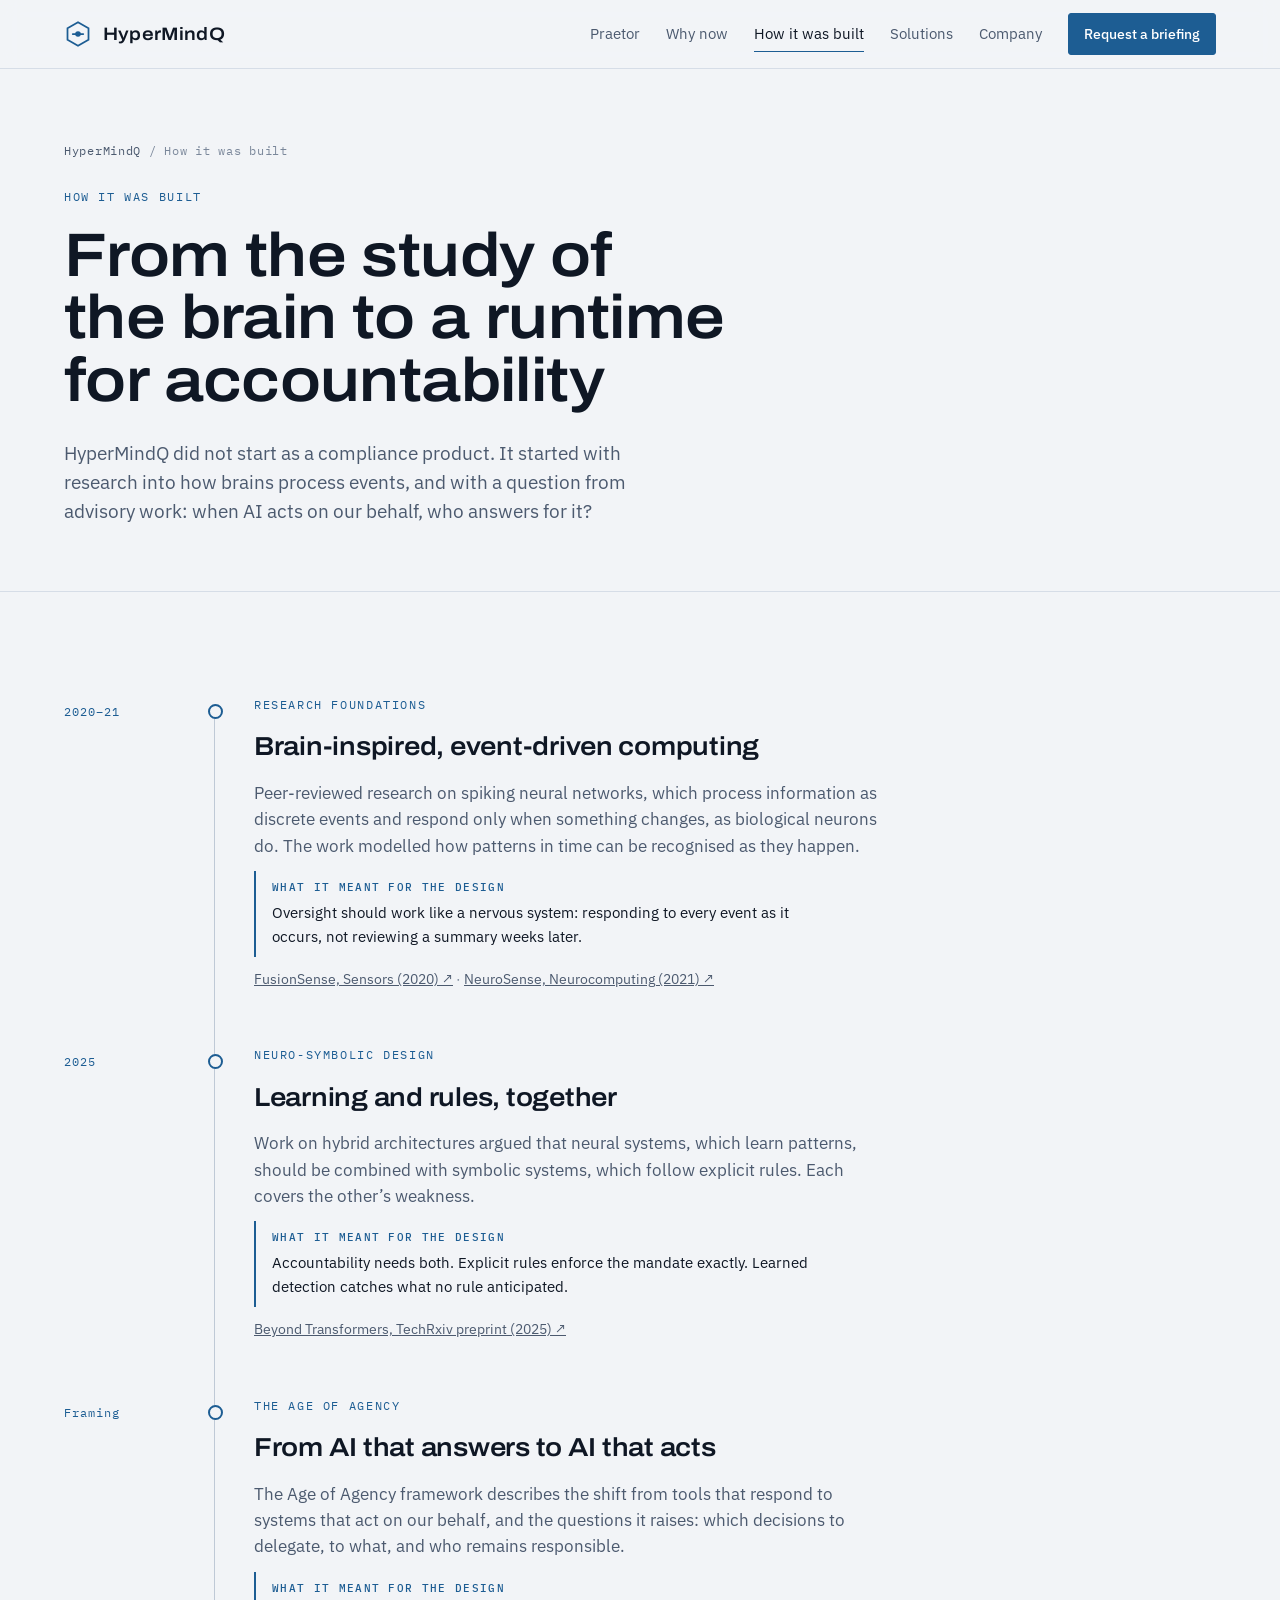
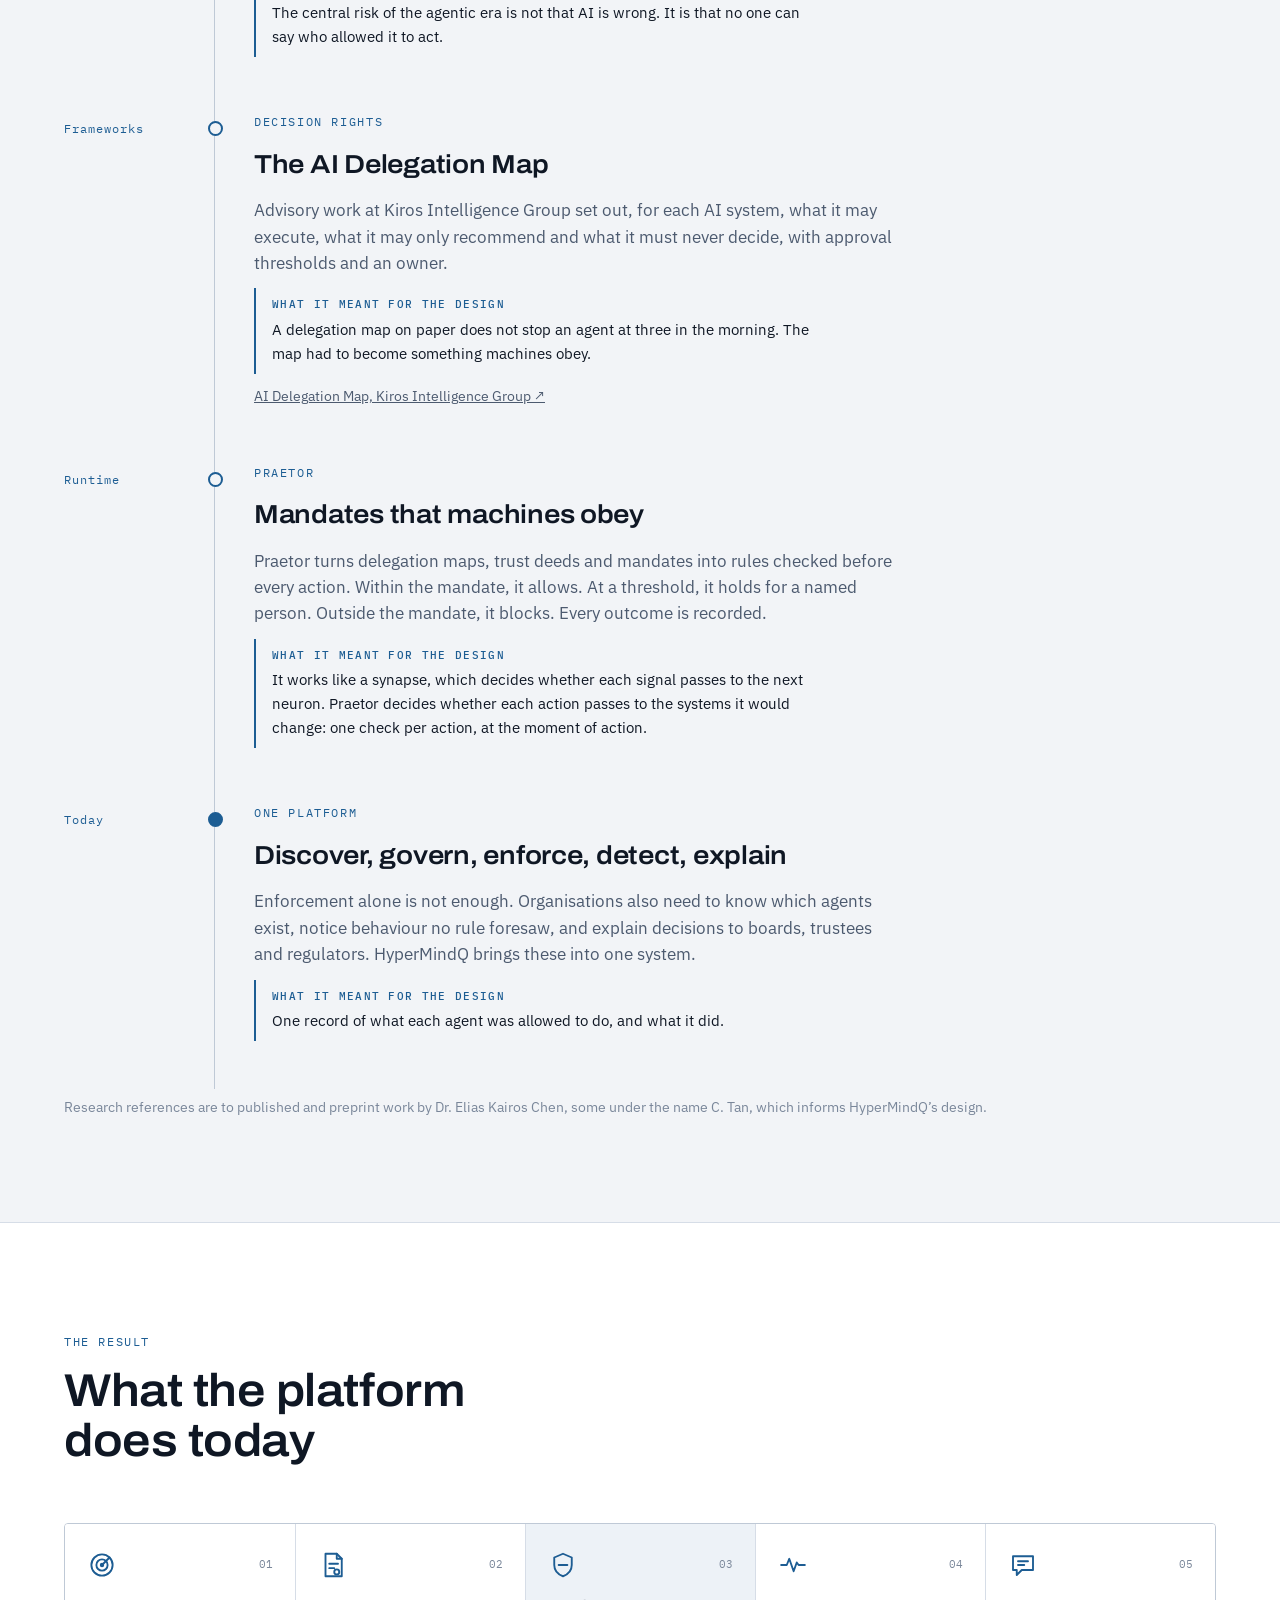
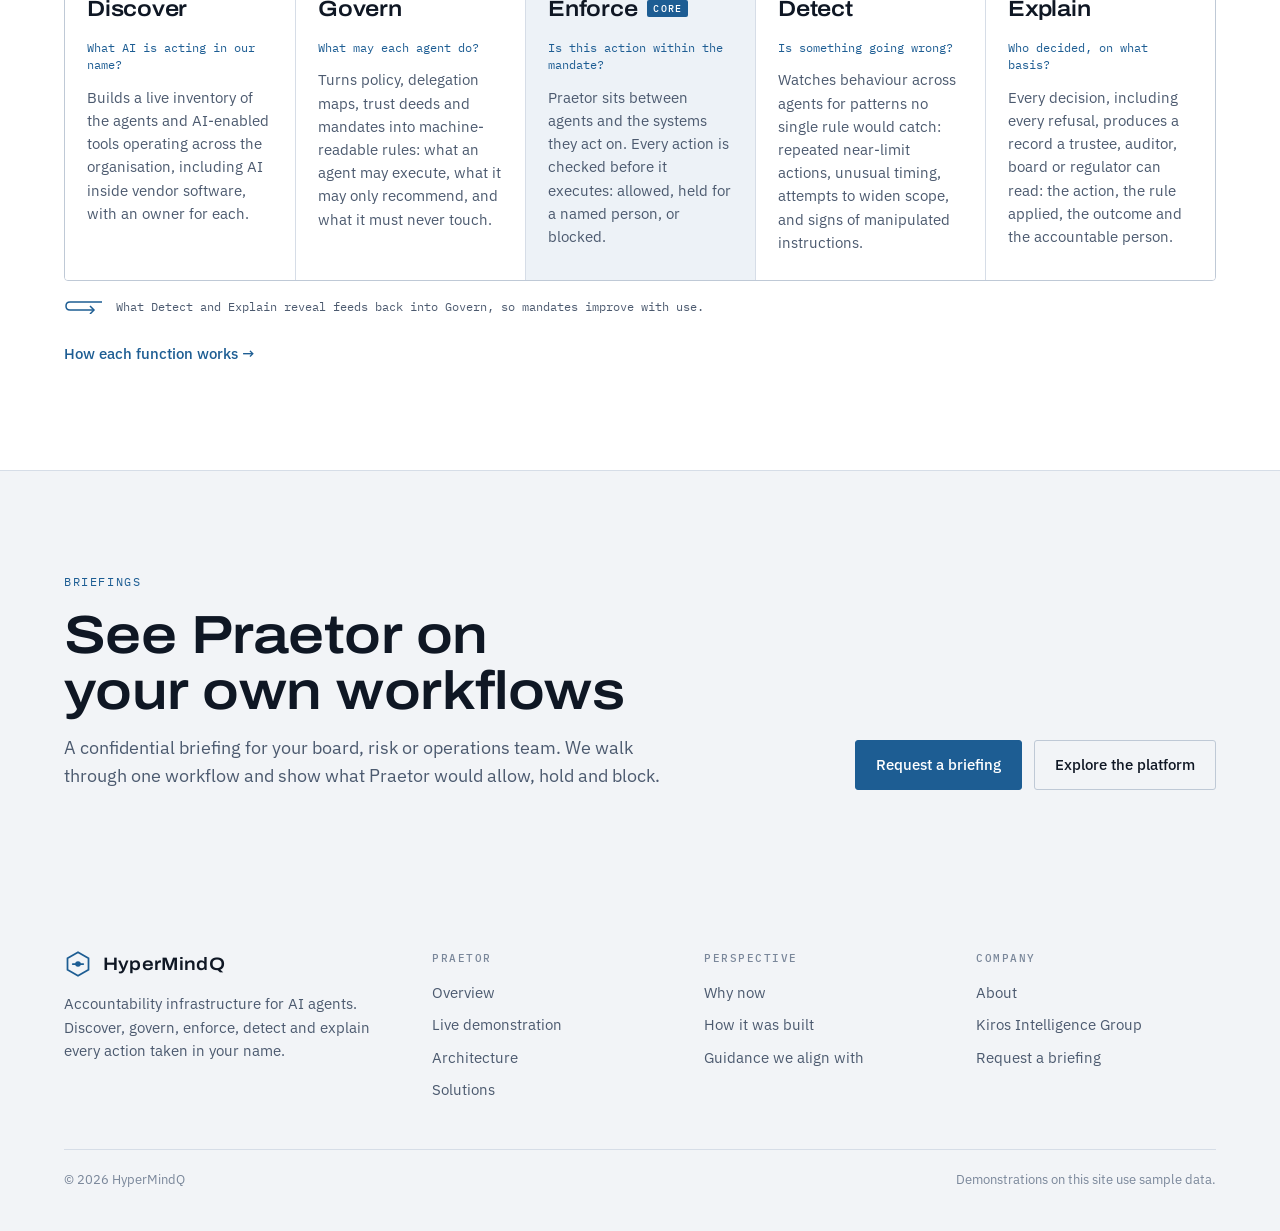
<file: origins.html>
<!doctype html>
<html lang="en-SG"><head><meta charset="utf-8"><meta name="viewport" content="width=device-width, initial-scale=1, viewport-fit=cover">
<title>How it was built | HyperMindQ</title>
<meta name="claude:viewport-fit-sides" content="cover">
<meta name="description" content="How HyperMindQ grew from brain-inspired research and AI delegation frameworks into a runtime for accountability.">
<link rel="canonical" href="https://hypermindq.ai/origins.html">
<meta property="og:title" content="How it was built | HyperMindQ"><meta property="og:description" content="How HyperMindQ grew from brain-inspired research and AI delegation frameworks into a runtime for accountability."><meta property="og:type" content="website">
<link rel="icon" href="assets/favicon.svg" type="image/svg+xml">
<link rel="preconnect" href="https://fonts.googleapis.com"><link rel="preconnect" href="https://fonts.gstatic.com" crossorigin><link rel="stylesheet" href="https://fonts.googleapis.com/css2?family=Archivo:wdth,wght@62..125,400..800&family=IBM+Plex+Mono:wght@400;500&family=IBM+Plex+Sans:wght@400;500;600&display=swap">
<link rel="stylesheet" href="assets/site.css?v=2cc7214f"></head><body>
<header class="hdr"><div class="wrap hbar"><a class="brand" href="index.html" aria-label="HyperMindQ home"><svg viewBox="0 0 32 32" aria-hidden="true" fill="none" stroke="currentColor" stroke-width="2"><path d="M16 2.5 L28 9.5 V22.5 L16 29.5 L4 22.5 V9.5 Z"/><path d="M10 16 H22" stroke-linecap="round"/><circle cx="16" cy="16" r="3.2" fill="currentColor" stroke="none"/></svg><b>HyperMindQ</b></a>
<nav class="nav" aria-label="Main"><a href="platform.html">Praetor</a><a href="why-now.html">Why now</a><a href="origins.html" aria-current="page">How it was built</a><a href="solutions.html">Solutions</a><a href="company.html">Company</a><a class="btn primary sm" href="contact.html">Request a briefing</a></nav>
<button class="menu-t" type="button" aria-expanded="false" aria-controls="mnav">Menu</button></div>
<nav class="mnav wrap" id="mnav" hidden aria-label="Mobile"><a href="platform.html">Praetor</a><a href="why-now.html">Why now</a><a href="origins.html">How it was built</a><a href="solutions.html">Solutions</a><a href="company.html">Company</a><a href="contact.html">Request a briefing</a></nav></header>
<main id="main"><section class="phero"><div class="wrap"><div class="crumbs"><a href="index.html">HyperMindQ</a> / How it was built</div><span class="label" style="display:block;margin-top:28px">How it was built</span><h1>From the study of the brain to a runtime for accountability</h1><p class="lede">HyperMindQ did not start as a compliance product. It started with research into how brains process events, and with a question from advisory work: when AI acts on our behalf, who answers for it?</p></div></section><section class="sec "><div class="wrap"><ol class="tl"><li><div class="when">2020–21</div><div class="body"><span class="label">Research foundations</span><h3>Brain-inspired, event-driven computing</h3><p>Peer-reviewed research on spiking neural networks, which process information as discrete events and respond only when something changes, as biological neurons do. The work modelled how patterns in time can be recognised as they happen.</p><div class="insight"><b>What it meant for the design</b>Oversight should work like a nervous system: responding to every event as it occurs, not reviewing a summary weeks later.</div><p class="src"><a href="https://doi.org/10.3390/s20185328" target="_blank" rel="noopener">FusionSense, Sensors (2020) ↗</a> · <a href="https://doi.org/10.1016/j.neucom.2020.12.098" target="_blank" rel="noopener">NeuroSense, Neurocomputing (2021) ↗</a></p></div></li><li><div class="when">2025</div><div class="body"><span class="label">Neuro-symbolic design</span><h3>Learning and rules, together</h3><p>Work on hybrid architectures argued that neural systems, which learn patterns, should be combined with symbolic systems, which follow explicit rules. Each covers the other’s weakness.</p><div class="insight"><b>What it meant for the design</b>Accountability needs both. Explicit rules enforce the mandate exactly. Learned detection catches what no rule anticipated.</div><p class="src"><a href="https://doi.org/10.36227/techrxiv.176127375.51816942/v1" target="_blank" rel="noopener">Beyond Transformers, TechRxiv preprint (2025) ↗</a></p></div></li><li><div class="when">Framing</div><div class="body"><span class="label">The Age of Agency</span><h3>From AI that answers to AI that acts</h3><p>The Age of Agency framework describes the shift from tools that respond to systems that act on our behalf, and the questions it raises: which decisions to delegate, to what, and who remains responsible.</p><div class="insight"><b>What it meant for the design</b>The central risk of the agentic era is not that AI is wrong. It is that no one can say who allowed it to act.</div></div></li><li><div class="when">Frameworks</div><div class="body"><span class="label">Decision rights</span><h3>The AI Delegation Map</h3><p>Advisory work at Kiros Intelligence Group set out, for each AI system, what it may execute, what it may only recommend and what it must never decide, with approval thresholds and an owner.</p><div class="insight"><b>What it meant for the design</b>A delegation map on paper does not stop an agent at three in the morning. The map had to become something machines obey.</div><p class="src"><a href="https://kiros-intelligence.com/ai-delegation-map.html" target="_blank" rel="noopener">AI Delegation Map, Kiros Intelligence Group ↗</a></p></div></li><li><div class="when">Runtime</div><div class="body"><span class="label">Praetor</span><h3>Mandates that machines obey</h3><p>Praetor turns delegation maps, trust deeds and mandates into rules checked before every action. Within the mandate, it allows. At a threshold, it holds for a named person. Outside the mandate, it blocks. Every outcome is recorded.</p><div class="insight"><b>What it meant for the design</b>It works like a synapse, which decides whether each signal passes to the next neuron. Praetor decides whether each action passes to the systems it would change: one check per action, at the moment of action.</div></div></li><li><div class="when">Today</div><div class="body"><span class="label">One platform</span><h3>Discover, govern, enforce, detect, explain</h3><p>Enforcement alone is not enough. Organisations also need to know which agents exist, notice behaviour no rule foresaw, and explain decisions to boards, trustees and regulators. HyperMindQ brings these into one system.</p><div class="insight"><b>What it meant for the design</b>One record of what each agent was allowed to do, and what it did.</div></div></li></ol><p class="fine">Research references are to published and preprint work by Dr. Elias Kairos Chen, some under the name C. Tan, which informs HyperMindQ’s design.</p></div></section><section class="sec alt"><div class="wrap"><div class="shead"><div><span class="label">The result</span><h2>What the platform does today</h2></div><div></div></div><div class="fns"><div class="fn"><div class="fn-top"><svg viewBox="0 0 24 24" aria-hidden="true" fill="none" stroke="currentColor" stroke-width="1.5" stroke-linecap="round" stroke-linejoin="round"><circle cx="12" cy="12" r="8.5"/><circle cx="12" cy="12" r="4.5"/><path d="M12 12 L18 6"/><circle cx="12" cy="12" r="1" fill="currentColor"/></svg><span class="n">01</span></div><h3>Discover</h3><p class="q">What AI is acting in our name?</p><p>Builds a live inventory of the agents and AI-enabled tools operating across the organisation, including AI inside vendor software, with an owner for each.</p></div><div class="fn"><div class="fn-top"><svg viewBox="0 0 24 24" aria-hidden="true" fill="none" stroke="currentColor" stroke-width="1.5" stroke-linecap="round" stroke-linejoin="round"><path d="M6 3 H15 L19 7 V21 H6 Z"/><path d="M15 3 V7 H19"/><path d="M9 11 H16 M9 14.5 H13"/><circle cx="15" cy="17.5" r="2"/></svg><span class="n">02</span></div><h3>Govern</h3><p class="q">What may each agent do?</p><p>Turns policy, delegation maps, trust deeds and mandates into machine-readable rules: what an agent may execute, what it may only recommend, and what it must never touch.</p></div><div class="fn core"><div class="fn-top"><svg viewBox="0 0 24 24" aria-hidden="true" fill="none" stroke="currentColor" stroke-width="1.5" stroke-linecap="round" stroke-linejoin="round"><path d="M12 3 L19 6 V12 C19 16.5 16 19.5 12 21 C8 19.5 5 16.5 5 12 V6 Z"/><path d="M8.5 12 H15.5"/></svg><span class="n">03</span></div><h3>Enforce</h3><p class="q">Is this action within the mandate?</p><p>Praetor sits between agents and the systems they act on. Every action is checked before it executes: allowed, held for a named person, or blocked.</p></div><div class="fn"><div class="fn-top"><svg viewBox="0 0 24 24" aria-hidden="true" fill="none" stroke="currentColor" stroke-width="1.5" stroke-linecap="round" stroke-linejoin="round"><path d="M2.5 12 H7 L9 7 L12.5 17 L15 10 L16.5 12 H21.5"/></svg><span class="n">04</span></div><h3>Detect</h3><p class="q">Is something going wrong?</p><p>Watches behaviour across agents for patterns no single rule would catch: repeated near-limit actions, unusual timing, attempts to widen scope, and signs of manipulated instructions.</p></div><div class="fn"><div class="fn-top"><svg viewBox="0 0 24 24" aria-hidden="true" fill="none" stroke="currentColor" stroke-width="1.5" stroke-linecap="round" stroke-linejoin="round"><path d="M4 5 H20 V16 H11 L7 20 V16 H4 Z"/><path d="M8 9 H16 M8 12 H13"/></svg><span class="n">05</span></div><h3>Explain</h3><p class="q">Who decided, on what basis?</p><p>Every decision, including every refusal, produces a record a trustee, auditor, board or regulator can read: the action, the rule applied, the outcome and the accountable person.</p></div></div><div class="loopnote"><svg viewBox="0 0 40 16" fill="none" stroke="currentColor" stroke-width="1.5"><path d="M38 4 H6 Q2 4 2 8 Q2 12 6 12 H30"/><path d="M26 8 L30 12 L26 16" /></svg>What Detect and Explain reveal feeds back into Govern, so mandates improve with use.</div><p style="margin-top:24px"><a class="more" href="platform.html">How each function works →</a></p></div></section><section class="cta"><div class="wrap cta-in"><div><span class="label">Briefings</span><h2 style="margin-top:14px">See Praetor on your own workflows</h2><p>A confidential briefing for your board, risk or operations team. We walk through one workflow and show what Praetor would allow, hold and block.</p></div><div class="actions" style="margin-top:0"><a class="btn primary" href="contact.html">Request a briefing</a><a class="btn" href="platform.html">Explore the platform</a></div></div></section></main>
<footer class="ftr"><div class="wrap"><div class="ftr-grid">
<div><a class="brand" href="index.html"><svg viewBox="0 0 32 32" aria-hidden="true" fill="none" stroke="currentColor" stroke-width="2"><path d="M16 2.5 L28 9.5 V22.5 L16 29.5 L4 22.5 V9.5 Z"/><path d="M10 16 H22" stroke-linecap="round"/><circle cx="16" cy="16" r="3.2" fill="currentColor" stroke="none"/></svg><b>HyperMindQ</b></a><p class="about">Accountability infrastructure for AI agents. Discover, govern, enforce, detect and explain every action taken in your name.</p></div>
<div><h4>Praetor</h4><ul><li><a href="platform.html">Overview</a></li><li><a href="platform.html#guard">Live demonstration</a></li><li><a href="platform.html#architecture">Architecture</a></li><li><a href="solutions.html">Solutions</a></li></ul></div>
<div><h4>Perspective</h4><ul><li><a href="why-now.html">Why now</a></li><li><a href="origins.html">How it was built</a></li><li><a href="why-now.html#references">Guidance we align with</a></li></ul></div>
<div><h4>Company</h4><ul><li><a href="company.html">About</a></li><li><a href="company.html#kiros">Kiros Intelligence Group</a></li><li><a href="contact.html">Request a briefing</a></li></ul></div>
</div><div class="ftr-base"><span>© 2026 HyperMindQ</span><span>Demonstrations on this site use sample data.</span></div></div></footer>
<script src="assets/site.js?v=2cc7214f"></script>
</body></html>
</file>
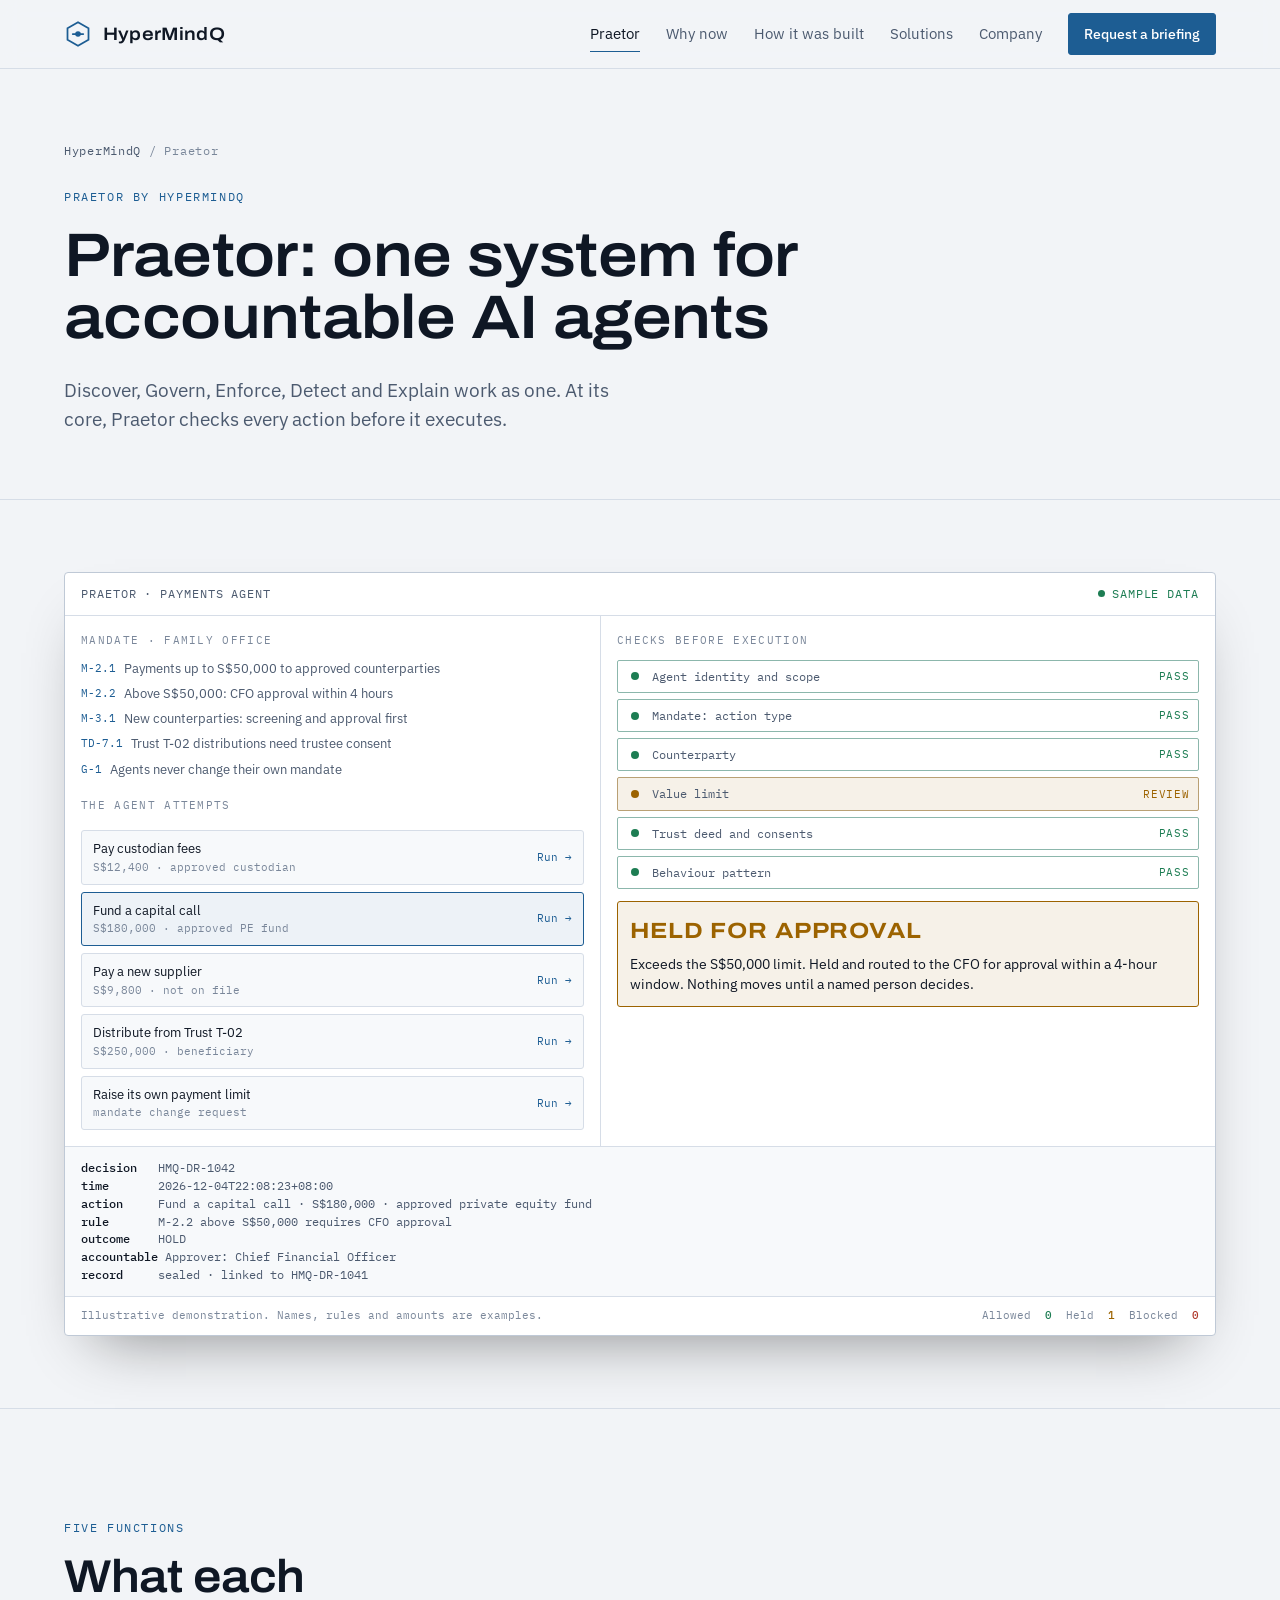
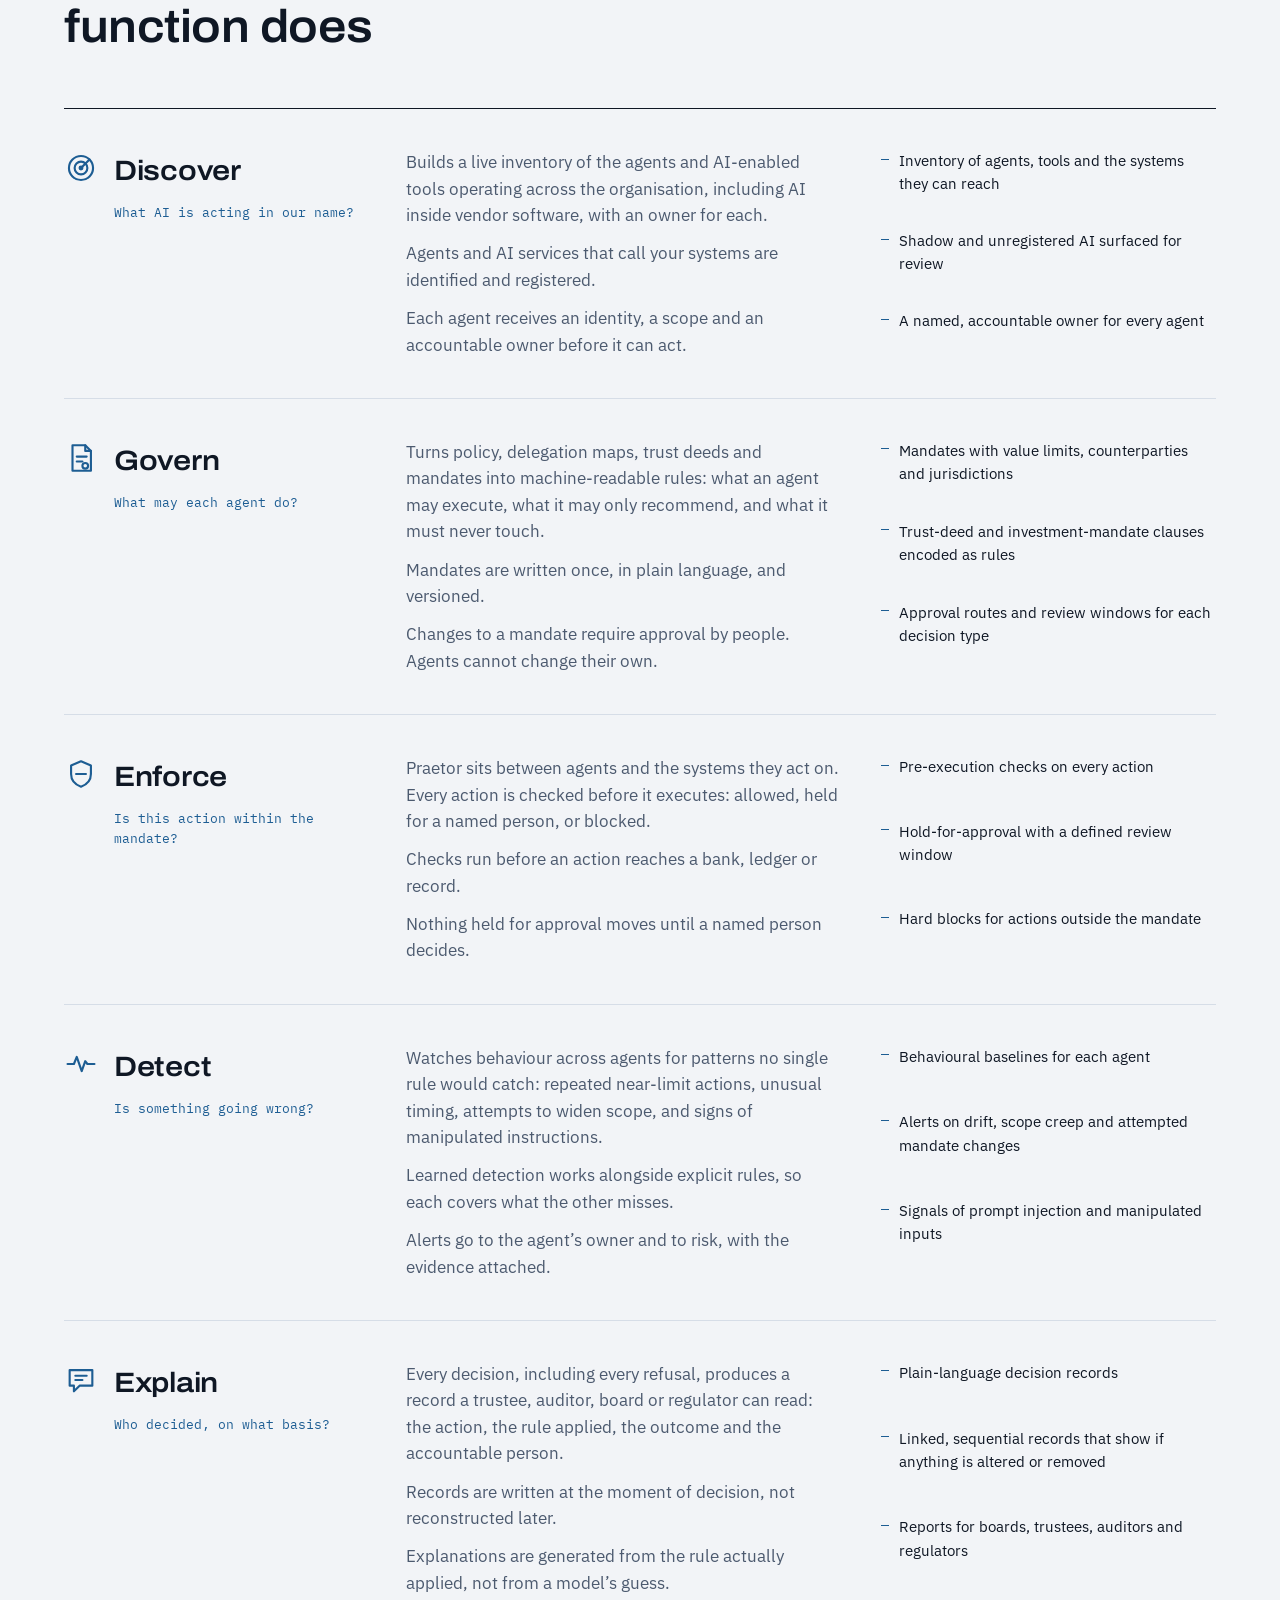
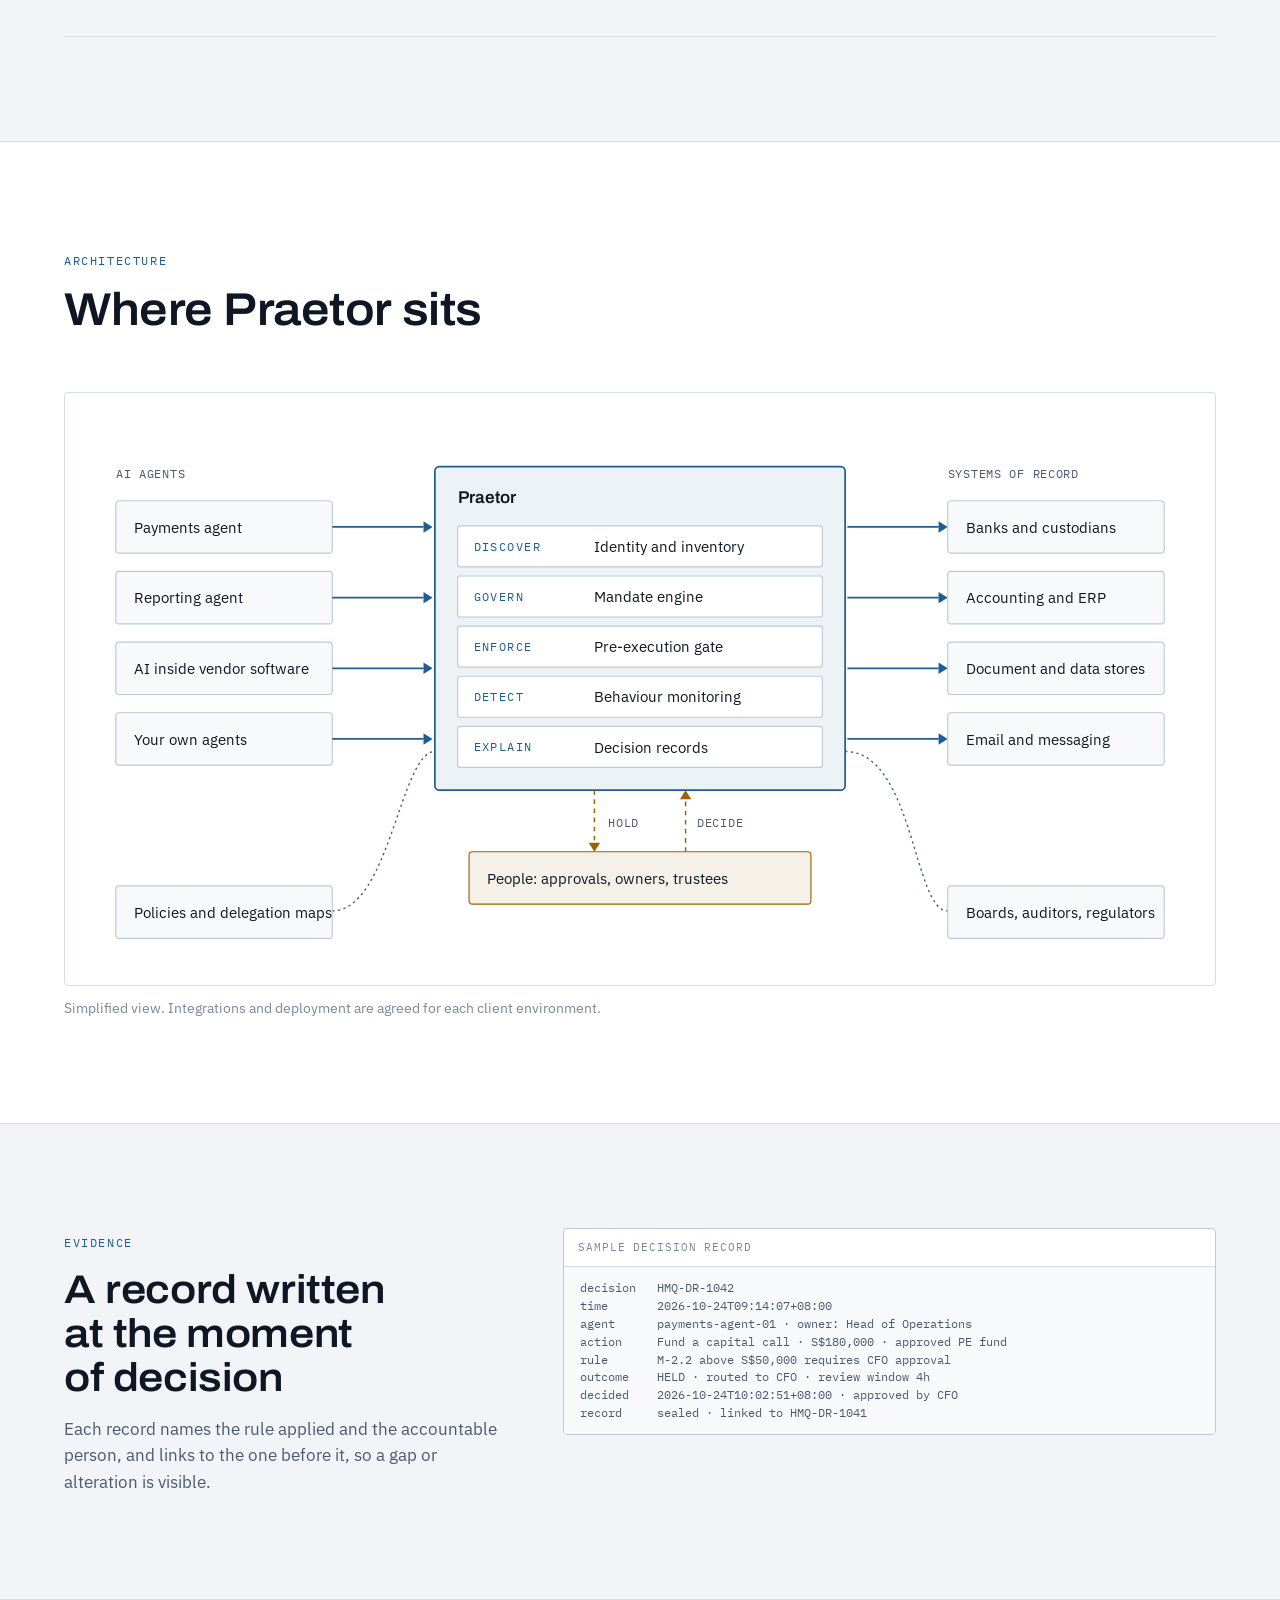
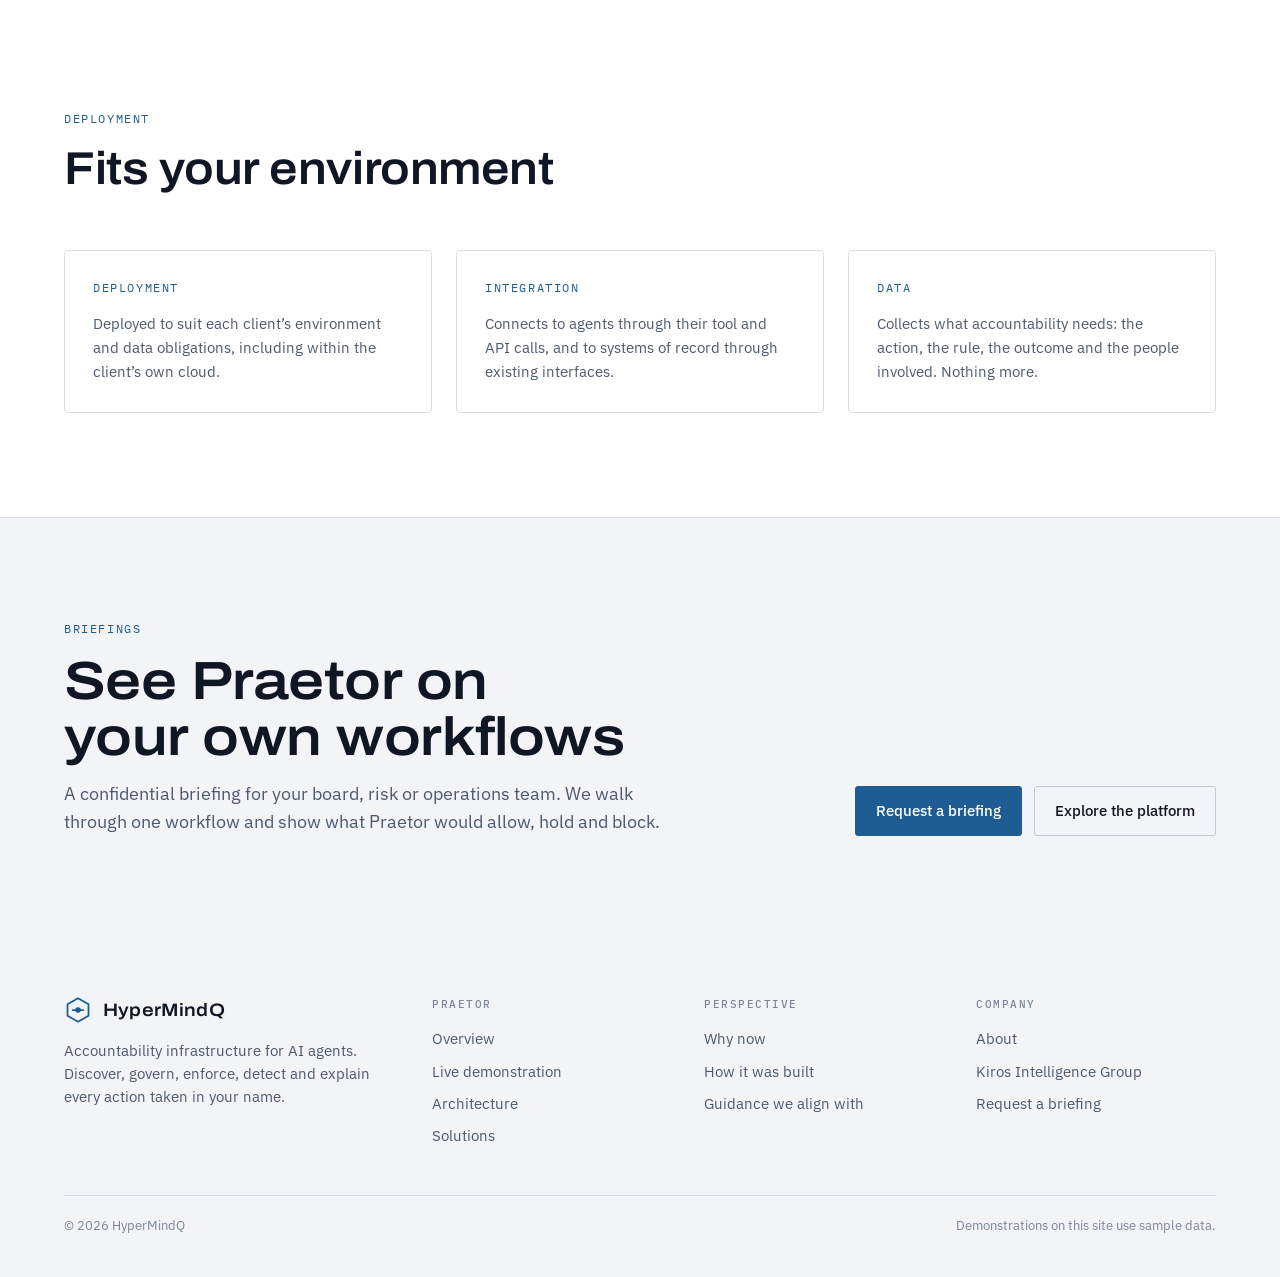
<file: platform.html>
<!doctype html>
<html lang="en-SG"><head><meta charset="utf-8"><meta name="viewport" content="width=device-width, initial-scale=1, viewport-fit=cover">
<title>Praetor | HyperMindQ</title>
<meta name="claude:viewport-fit-sides" content="cover">
<meta name="description" content="Praetor by HyperMindQ: discover, govern, enforce, detect and explain every action your AI agents take.">
<link rel="canonical" href="https://hypermindq.ai/platform.html">
<meta property="og:title" content="Praetor | HyperMindQ"><meta property="og:description" content="Praetor by HyperMindQ: discover, govern, enforce, detect and explain every action your AI agents take."><meta property="og:type" content="website">
<link rel="icon" href="assets/favicon.svg" type="image/svg+xml">
<link rel="preconnect" href="https://fonts.googleapis.com"><link rel="preconnect" href="https://fonts.gstatic.com" crossorigin><link rel="stylesheet" href="https://fonts.googleapis.com/css2?family=Archivo:wdth,wght@62..125,400..800&family=IBM+Plex+Mono:wght@400;500&family=IBM+Plex+Sans:wght@400;500;600&display=swap">
<link rel="stylesheet" href="assets/site.css?v=2cc7214f"></head><body>
<header class="hdr"><div class="wrap hbar"><a class="brand" href="index.html" aria-label="HyperMindQ home"><svg viewBox="0 0 32 32" aria-hidden="true" fill="none" stroke="currentColor" stroke-width="2"><path d="M16 2.5 L28 9.5 V22.5 L16 29.5 L4 22.5 V9.5 Z"/><path d="M10 16 H22" stroke-linecap="round"/><circle cx="16" cy="16" r="3.2" fill="currentColor" stroke="none"/></svg><b>HyperMindQ</b></a>
<nav class="nav" aria-label="Main"><a href="platform.html" aria-current="page">Praetor</a><a href="why-now.html">Why now</a><a href="origins.html">How it was built</a><a href="solutions.html">Solutions</a><a href="company.html">Company</a><a class="btn primary sm" href="contact.html">Request a briefing</a></nav>
<button class="menu-t" type="button" aria-expanded="false" aria-controls="mnav">Menu</button></div>
<nav class="mnav wrap" id="mnav" hidden aria-label="Mobile"><a href="platform.html">Praetor</a><a href="why-now.html">Why now</a><a href="origins.html">How it was built</a><a href="solutions.html">Solutions</a><a href="company.html">Company</a><a href="contact.html">Request a briefing</a></nav></header>
<main id="main"><section class="phero"><div class="wrap"><div class="crumbs"><a href="index.html">HyperMindQ</a> / Praetor</div><span class="label" style="display:block;margin-top:28px">Praetor by HyperMindQ</span><h1>Praetor: one system for accountable AI agents</h1><p class="lede">Discover, Govern, Enforce, Detect and Explain work as one. At its core, Praetor checks every action before it executes.</p></div></section><section class="sec tight" id="guard"><div class="wrap"><div class="console" id="guard" aria-label="Praetor demonstration">
<div class="c-top"><span>Praetor · payments agent</span><span class="live"><i></i>Sample data</span></div>
<div class="c-body"><div class="c-col"><div class="c-h">Mandate · family office</div>
<ul class="mandate"><li><span>M-2.1</span>Payments up to S$50,000 to approved counterparties</li><li><span>M-2.2</span>Above S$50,000: CFO approval within 4 hours</li><li><span>M-3.1</span>New counterparties: screening and approval first</li><li><span>TD-7.1</span>Trust T-02 distributions need trustee consent</li><li><span>G-1</span>Agents never change their own mandate</li></ul>
<div class="c-h" style="margin-top:18px">The agent attempts</div><div class="acts"><button type="button" class="act" data-k="fees" aria-pressed="false"><span>Pay custodian fees<small>S$12,400 · approved custodian</small></span><span class="go">Run →</span></button><button type="button" class="act" data-k="call" aria-pressed="false"><span>Fund a capital call<small>S$180,000 · approved PE fund</small></span><span class="go">Run →</span></button><button type="button" class="act" data-k="newcp" aria-pressed="false"><span>Pay a new supplier<small>S$9,800 · not on file</small></span><span class="go">Run →</span></button><button type="button" class="act" data-k="dist" aria-pressed="false"><span>Distribute from Trust T-02<small>S$250,000 · beneficiary</small></span><span class="go">Run →</span></button><button type="button" class="act" data-k="self" aria-pressed="false"><span>Raise its own payment limit<small>mandate change request</small></span><span class="go">Run →</span></button></div></div>
<div class="c-col"><div class="c-h">Checks before execution</div><ul class="checks" id="checks" aria-live="polite"></ul><div class="verdict" id="verdict" hidden></div></div></div>
<div class="record" id="record" aria-label="Decision record"></div>
<div class="c-foot"><span>Illustrative demonstration. Names, rules and amounts are examples.</span><span class="tally">Allowed <b class="a" id="t-a">0</b> Held <b class="h" id="t-h">0</b> Blocked <b class="k" id="t-k">0</b></span></div></div></div></section><section class="sec "><div class="wrap"><div class="shead"><div><span class="label">Five functions</span><h2>What each function does</h2></div><div></div></div><div class="mods"><div class="mod-row" id="discover"><div><div class="mh"><svg viewBox="0 0 24 24" aria-hidden="true" fill="none" stroke="currentColor" stroke-width="1.5" stroke-linecap="round" stroke-linejoin="round"><circle cx="12" cy="12" r="8.5"/><circle cx="12" cy="12" r="4.5"/><path d="M12 12 L18 6"/><circle cx="12" cy="12" r="1" fill="currentColor"/></svg><div><h3>Discover</h3><span class="q">What AI is acting in our name?</span></div></div></div><div class="d"><p>Builds a live inventory of the agents and AI-enabled tools operating across the organisation, including AI inside vendor software, with an owner for each.</p><p>Agents and AI services that call your systems are identified and registered.</p><p>Each agent receives an identity, a scope and an accountable owner before it can act.</p></div><ul><li>Inventory of agents, tools and the systems they can reach</li><li>Shadow and unregistered AI surfaced for review</li><li>A named, accountable owner for every agent</li></ul></div><div class="mod-row" id="govern"><div><div class="mh"><svg viewBox="0 0 24 24" aria-hidden="true" fill="none" stroke="currentColor" stroke-width="1.5" stroke-linecap="round" stroke-linejoin="round"><path d="M6 3 H15 L19 7 V21 H6 Z"/><path d="M15 3 V7 H19"/><path d="M9 11 H16 M9 14.5 H13"/><circle cx="15" cy="17.5" r="2"/></svg><div><h3>Govern</h3><span class="q">What may each agent do?</span></div></div></div><div class="d"><p>Turns policy, delegation maps, trust deeds and mandates into machine-readable rules: what an agent may execute, what it may only recommend, and what it must never touch.</p><p>Mandates are written once, in plain language, and versioned.</p><p>Changes to a mandate require approval by people. Agents cannot change their own.</p></div><ul><li>Mandates with value limits, counterparties and jurisdictions</li><li>Trust-deed and investment-mandate clauses encoded as rules</li><li>Approval routes and review windows for each decision type</li></ul></div><div class="mod-row" id="enforce"><div><div class="mh"><svg viewBox="0 0 24 24" aria-hidden="true" fill="none" stroke="currentColor" stroke-width="1.5" stroke-linecap="round" stroke-linejoin="round"><path d="M12 3 L19 6 V12 C19 16.5 16 19.5 12 21 C8 19.5 5 16.5 5 12 V6 Z"/><path d="M8.5 12 H15.5"/></svg><div><h3>Enforce</h3><span class="q">Is this action within the mandate?</span></div></div></div><div class="d"><p>Praetor sits between agents and the systems they act on. Every action is checked before it executes: allowed, held for a named person, or blocked.</p><p>Checks run before an action reaches a bank, ledger or record.</p><p>Nothing held for approval moves until a named person decides.</p></div><ul><li>Pre-execution checks on every action</li><li>Hold-for-approval with a defined review window</li><li>Hard blocks for actions outside the mandate</li></ul></div><div class="mod-row" id="detect"><div><div class="mh"><svg viewBox="0 0 24 24" aria-hidden="true" fill="none" stroke="currentColor" stroke-width="1.5" stroke-linecap="round" stroke-linejoin="round"><path d="M2.5 12 H7 L9 7 L12.5 17 L15 10 L16.5 12 H21.5"/></svg><div><h3>Detect</h3><span class="q">Is something going wrong?</span></div></div></div><div class="d"><p>Watches behaviour across agents for patterns no single rule would catch: repeated near-limit actions, unusual timing, attempts to widen scope, and signs of manipulated instructions.</p><p>Learned detection works alongside explicit rules, so each covers what the other misses.</p><p>Alerts go to the agent’s owner and to risk, with the evidence attached.</p></div><ul><li>Behavioural baselines for each agent</li><li>Alerts on drift, scope creep and attempted mandate changes</li><li>Signals of prompt injection and manipulated inputs</li></ul></div><div class="mod-row" id="explain"><div><div class="mh"><svg viewBox="0 0 24 24" aria-hidden="true" fill="none" stroke="currentColor" stroke-width="1.5" stroke-linecap="round" stroke-linejoin="round"><path d="M4 5 H20 V16 H11 L7 20 V16 H4 Z"/><path d="M8 9 H16 M8 12 H13"/></svg><div><h3>Explain</h3><span class="q">Who decided, on what basis?</span></div></div></div><div class="d"><p>Every decision, including every refusal, produces a record a trustee, auditor, board or regulator can read: the action, the rule applied, the outcome and the accountable person.</p><p>Records are written at the moment of decision, not reconstructed later.</p><p>Explanations are generated from the rule actually applied, not from a model’s guess.</p></div><ul><li>Plain-language decision records</li><li>Linked, sequential records that show if anything is altered or removed</li><li>Reports for boards, trustees, auditors and regulators</li></ul></div></div></div></section><section class="sec alt" id="architecture"><div class="wrap"><div class="shead"><div><span class="label">Architecture</span><h2>Where Praetor sits</h2></div><div></div></div><div class="arch"><svg viewBox="0 0 960 470" role="img" aria-label="Architecture: AI agents send every action through Praetor, which identifies the agent, applies its mandate, enforces it before execution, monitors behaviour and writes a decision record. Allowed actions reach systems of record. Held actions go to a named person. Records go to boards, trustees and auditors.">
<text class="s" x="20" y="50">AI AGENTS</text><text class="s" x="750" y="50">SYSTEMS OF RECORD</text>
<rect class="box" x="20" y="70" width="190" height="46" rx="3"/><text x="36" y="98">Payments agent</text><path class="flow" d="M210 93 L290 93"/><path class="ah" d="M290 88 L298 93 L290 98 Z"/><rect class="box" x="20" y="132" width="190" height="46" rx="3"/><text x="36" y="160">Reporting agent</text><path class="flow" d="M210 155 L290 155"/><path class="ah" d="M290 150 L298 155 L290 160 Z"/><rect class="box" x="20" y="194" width="190" height="46" rx="3"/><text x="36" y="222">AI inside vendor software</text><path class="flow" d="M210 217 L290 217"/><path class="ah" d="M290 212 L298 217 L290 222 Z"/><rect class="box" x="20" y="256" width="190" height="46" rx="3"/><text x="36" y="284">Your own agents</text><path class="flow" d="M210 279 L290 279"/><path class="ah" d="M290 274 L298 279 L290 284 Z"/><path class="flow" d="M662 93 L742 93"/><path class="ah" d="M742 88 L750 93 L742 98 Z"/><rect class="box" x="750" y="70" width="190" height="46" rx="3"/><text x="766" y="98">Banks and custodians</text><path class="flow" d="M662 155 L742 155"/><path class="ah" d="M742 150 L750 155 L742 160 Z"/><rect class="box" x="750" y="132" width="190" height="46" rx="3"/><text x="766" y="160">Accounting and ERP</text><path class="flow" d="M662 217 L742 217"/><path class="ah" d="M742 212 L750 217 L742 222 Z"/><rect class="box" x="750" y="194" width="190" height="46" rx="3"/><text x="766" y="222">Document and data stores</text><path class="flow" d="M662 279 L742 279"/><path class="ah" d="M742 274 L750 279 L742 284 Z"/><rect class="box" x="750" y="256" width="190" height="46" rx="3"/><text x="766" y="284">Email and messaging</text>
<rect class="guard" x="300" y="40" width="360" height="284" rx="4"/><text class="h" x="320" y="72">Praetor</text><rect class="mod" x="320" y="92" width="320" height="36" rx="2"/><text class="acc" x="334" y="114">DISCOVER</text><text x="440" y="115">Identity and inventory</text><rect class="mod" x="320" y="136" width="320" height="36" rx="2"/><text class="acc" x="334" y="158">GOVERN</text><text x="440" y="159">Mandate engine</text><rect class="mod" x="320" y="180" width="320" height="36" rx="2"/><text class="acc" x="334" y="202">ENFORCE</text><text x="440" y="203">Pre-execution gate</text><rect class="mod" x="320" y="224" width="320" height="36" rx="2"/><text class="acc" x="334" y="246">DETECT</text><text x="440" y="247">Behaviour monitoring</text><rect class="mod" x="320" y="268" width="320" height="36" rx="2"/><text class="acc" x="334" y="290">EXPLAIN</text><text x="440" y="291">Decision records</text>
<rect class="human" x="330" y="378" width="300" height="46" rx="3"/><text x="346" y="406">People: approvals, owners, trustees</text>
<path class="flow2" d="M440 324 L440 374"/><path class="ah2" d="M435 370 L440 378 L445 370 Z"/><path class="flow2" d="M520 378 L520 328"/><path class="ah2" d="M515 332 L520 324 L525 332 Z"/>
<text class="s" x="452" y="356">HOLD</text><text class="s" x="530" y="356">DECIDE</text>
<path class="flow3" d="M660 290 C 720 290 720 430 750 430"/><rect class="box" x="750" y="408" width="190" height="46" rx="3"/><text x="766" y="436">Boards, auditors, regulators</text>
<path class="flow3" d="M210 430 C 260 430 270 290 300 290"/><rect class="box" x="20" y="408" width="190" height="46" rx="3"/><text x="36" y="436">Policies and delegation maps</text>
</svg></div><p class="fine" style="margin-top:12px">Simplified view. Integrations and deployment are agreed for each client environment.</p></div></section><section class="sec "><div class="wrap"><div class="split"><div><span class="label">Evidence</span><h2 style="font-size:clamp(28px,3.4vw,40px);font-stretch:110%;margin-top:14px">A record written at the moment of decision</h2><p class="muted" style="margin-top:16px;max-width:44ch">Each record names the rule applied and the accountable person, and links to the one before it, so a gap or alteration is visible.</p></div><div style="min-width:0"><div class="log" style="max-width:100%"><div class="lh">Sample decision record</div><div class="record" style="border-top:0">decision   HMQ-DR-1042
time       2026-10-24T09:14:07+08:00
agent      payments-agent-01 · owner: Head of Operations
action     Fund a capital call · S$180,000 · approved PE fund
rule       M-2.2 above S$50,000 requires CFO approval
outcome    HELD · routed to CFO · review window 4h
decided    2026-10-24T10:02:51+08:00 · approved by CFO
record     sealed · linked to HMQ-DR-1041</div></div></div></div></div></section><section class="sec alt"><div class="wrap"><div class="shead"><div><span class="label">Deployment</span><h2>Fits your environment</h2></div><div></div></div><div class="grid3"><div class="card"><span class="label">Deployment</span><p>Deployed to suit each client’s environment and data obligations, including within the client’s own cloud.</p></div><div class="card"><span class="label">Integration</span><p>Connects to agents through their tool and API calls, and to systems of record through existing interfaces.</p></div><div class="card"><span class="label">Data</span><p>Collects what accountability needs: the action, the rule, the outcome and the people involved. Nothing more.</p></div></div></div></section><section class="cta"><div class="wrap cta-in"><div><span class="label">Briefings</span><h2 style="margin-top:14px">See Praetor on your own workflows</h2><p>A confidential briefing for your board, risk or operations team. We walk through one workflow and show what Praetor would allow, hold and block.</p></div><div class="actions" style="margin-top:0"><a class="btn primary" href="contact.html">Request a briefing</a><a class="btn" href="platform.html">Explore the platform</a></div></div></section></main>
<footer class="ftr"><div class="wrap"><div class="ftr-grid">
<div><a class="brand" href="index.html"><svg viewBox="0 0 32 32" aria-hidden="true" fill="none" stroke="currentColor" stroke-width="2"><path d="M16 2.5 L28 9.5 V22.5 L16 29.5 L4 22.5 V9.5 Z"/><path d="M10 16 H22" stroke-linecap="round"/><circle cx="16" cy="16" r="3.2" fill="currentColor" stroke="none"/></svg><b>HyperMindQ</b></a><p class="about">Accountability infrastructure for AI agents. Discover, govern, enforce, detect and explain every action taken in your name.</p></div>
<div><h4>Praetor</h4><ul><li><a href="platform.html">Overview</a></li><li><a href="platform.html#guard">Live demonstration</a></li><li><a href="platform.html#architecture">Architecture</a></li><li><a href="solutions.html">Solutions</a></li></ul></div>
<div><h4>Perspective</h4><ul><li><a href="why-now.html">Why now</a></li><li><a href="origins.html">How it was built</a></li><li><a href="why-now.html#references">Guidance we align with</a></li></ul></div>
<div><h4>Company</h4><ul><li><a href="company.html">About</a></li><li><a href="company.html#kiros">Kiros Intelligence Group</a></li><li><a href="contact.html">Request a briefing</a></li></ul></div>
</div><div class="ftr-base"><span>© 2026 HyperMindQ</span><span>Demonstrations on this site use sample data.</span></div></div></footer>
<script src="assets/site.js?v=2cc7214f"></script>
</body></html>
</file>
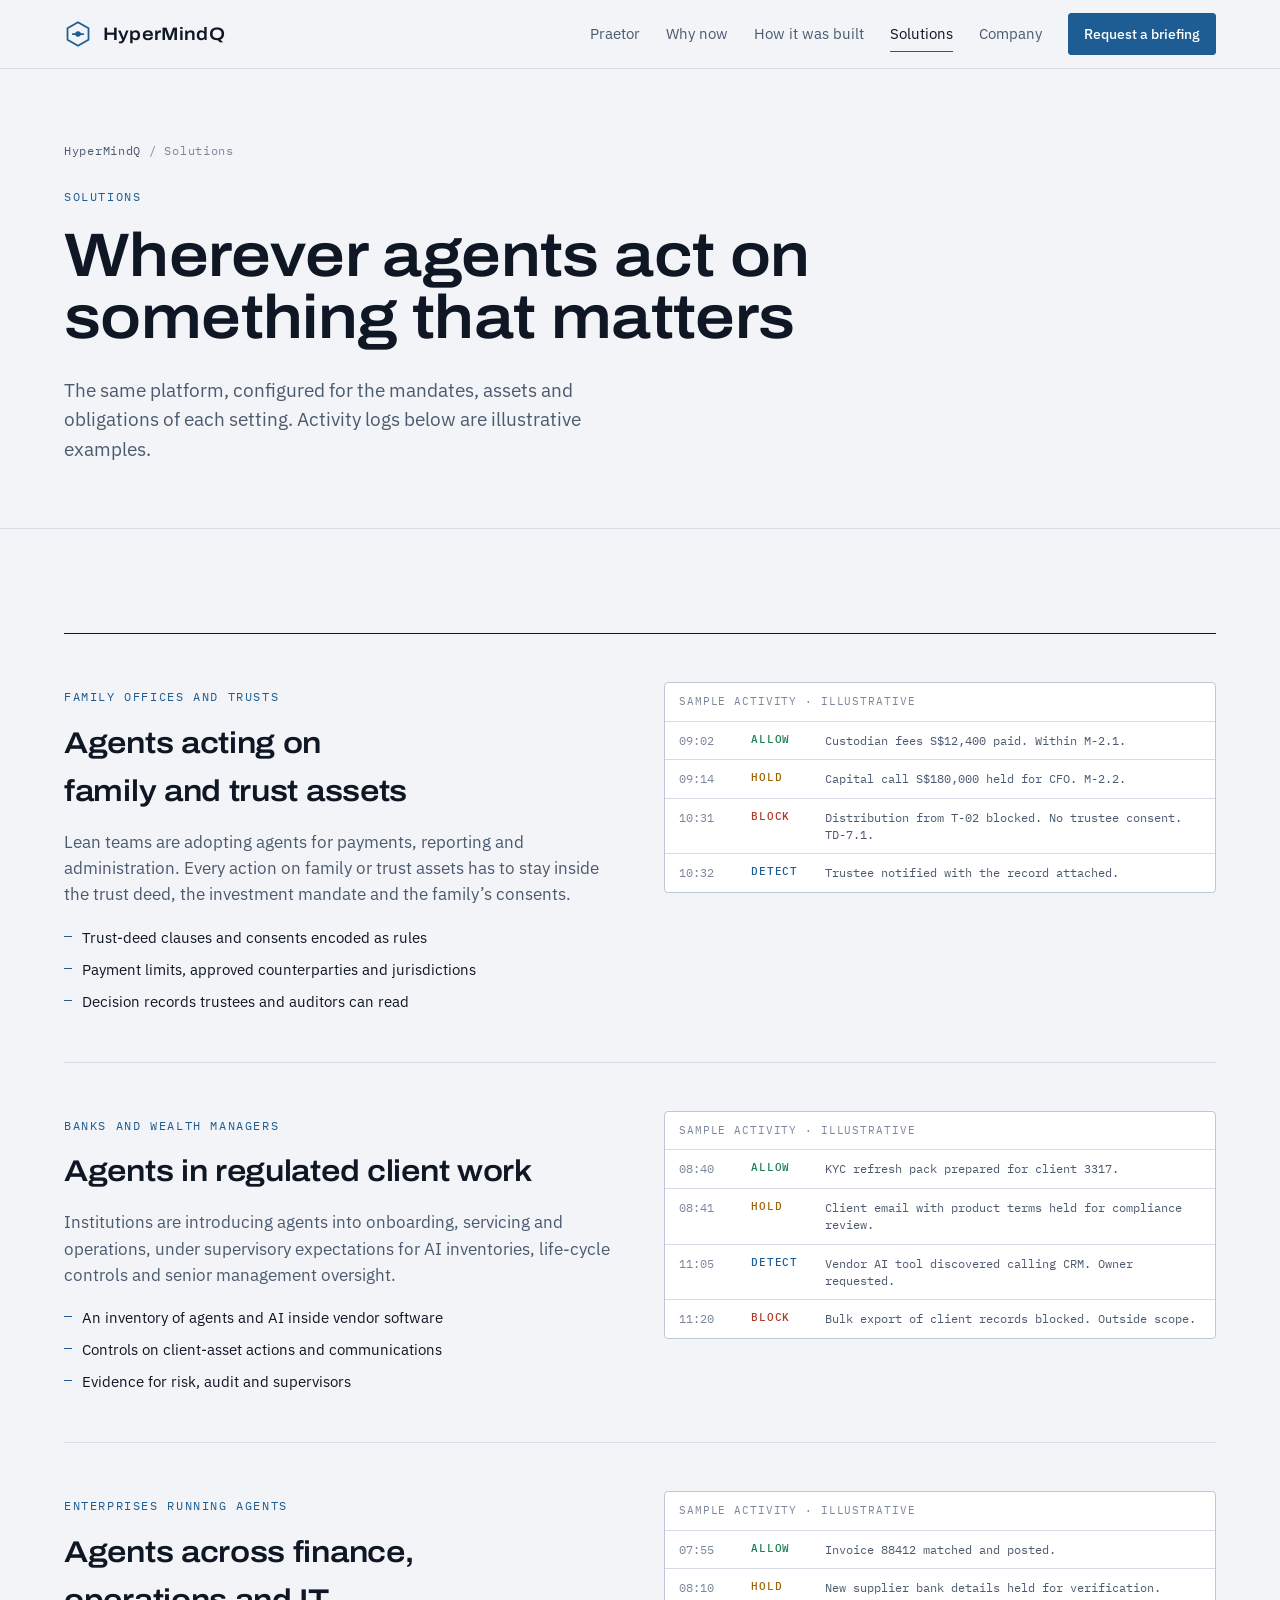
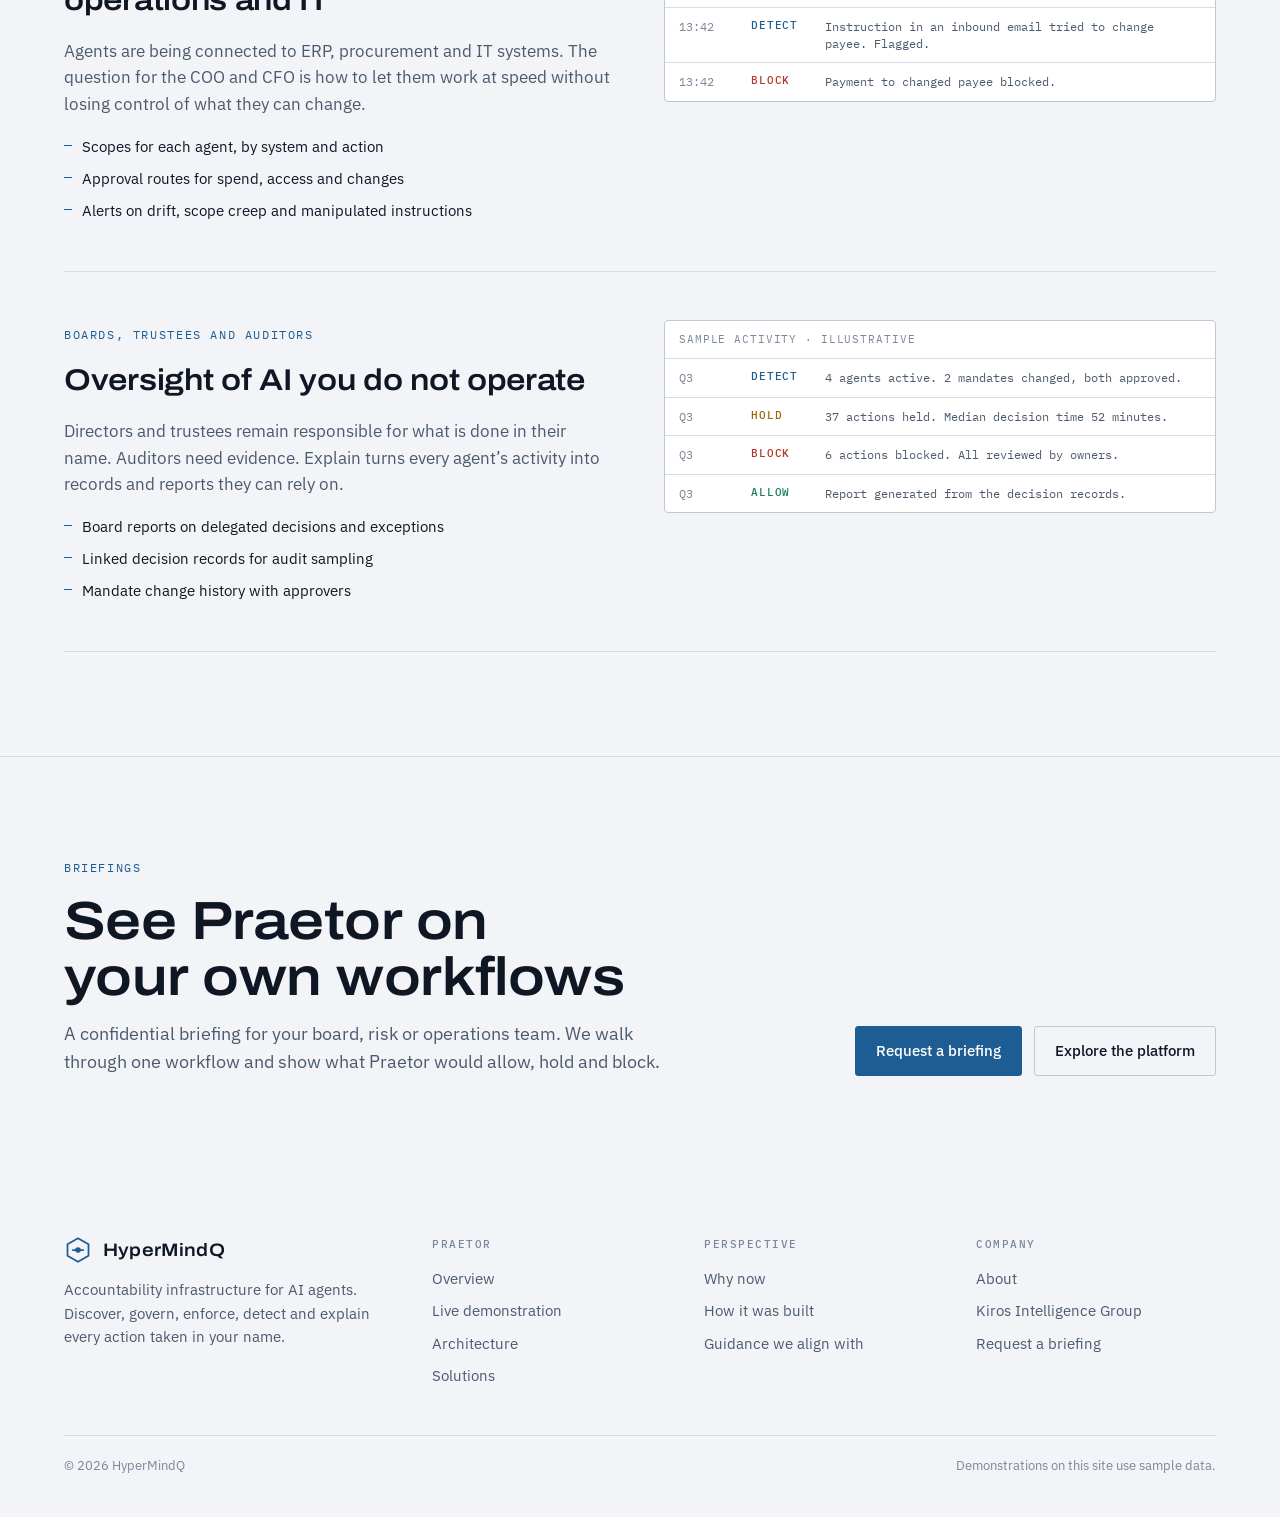
<file: solutions.html>
<!doctype html>
<html lang="en-SG"><head><meta charset="utf-8"><meta name="viewport" content="width=device-width, initial-scale=1, viewport-fit=cover">
<title>Solutions | HyperMindQ</title>
<meta name="claude:viewport-fit-sides" content="cover">
<meta name="description" content="Accountable AI agents for family offices and trusts, banks and wealth managers, enterprises, boards and auditors.">
<link rel="canonical" href="https://hypermindq.ai/solutions.html">
<meta property="og:title" content="Solutions | HyperMindQ"><meta property="og:description" content="Accountable AI agents for family offices and trusts, banks and wealth managers, enterprises, boards and auditors."><meta property="og:type" content="website">
<link rel="icon" href="assets/favicon.svg" type="image/svg+xml">
<link rel="preconnect" href="https://fonts.googleapis.com"><link rel="preconnect" href="https://fonts.gstatic.com" crossorigin><link rel="stylesheet" href="https://fonts.googleapis.com/css2?family=Archivo:wdth,wght@62..125,400..800&family=IBM+Plex+Mono:wght@400;500&family=IBM+Plex+Sans:wght@400;500;600&display=swap">
<link rel="stylesheet" href="assets/site.css?v=2cc7214f"></head><body>
<header class="hdr"><div class="wrap hbar"><a class="brand" href="index.html" aria-label="HyperMindQ home"><svg viewBox="0 0 32 32" aria-hidden="true" fill="none" stroke="currentColor" stroke-width="2"><path d="M16 2.5 L28 9.5 V22.5 L16 29.5 L4 22.5 V9.5 Z"/><path d="M10 16 H22" stroke-linecap="round"/><circle cx="16" cy="16" r="3.2" fill="currentColor" stroke="none"/></svg><b>HyperMindQ</b></a>
<nav class="nav" aria-label="Main"><a href="platform.html">Praetor</a><a href="why-now.html">Why now</a><a href="origins.html">How it was built</a><a href="solutions.html" aria-current="page">Solutions</a><a href="company.html">Company</a><a class="btn primary sm" href="contact.html">Request a briefing</a></nav>
<button class="menu-t" type="button" aria-expanded="false" aria-controls="mnav">Menu</button></div>
<nav class="mnav wrap" id="mnav" hidden aria-label="Mobile"><a href="platform.html">Praetor</a><a href="why-now.html">Why now</a><a href="origins.html">How it was built</a><a href="solutions.html">Solutions</a><a href="company.html">Company</a><a href="contact.html">Request a briefing</a></nav></header>
<main id="main"><section class="phero"><div class="wrap"><div class="crumbs"><a href="index.html">HyperMindQ</a> / Solutions</div><span class="label" style="display:block;margin-top:28px">Solutions</span><h1>Wherever agents act on something that matters</h1><p class="lede">The same platform, configured for the mandates, assets and obligations of each setting. Activity logs below are illustrative examples.</p></div></section><section class="sec "><div class="wrap"><div class="uc"><div><span class="label">Family offices and trusts</span><h3>Agents acting on family and trust assets</h3><p>Lean teams are adopting agents for payments, reporting and administration. Every action on family or trust assets has to stay inside the trust deed, the investment mandate and the family’s consents.</p><ul><li>Trust-deed clauses and consents encoded as rules</li><li>Payment limits, approved counterparties and jurisdictions</li><li>Decision records trustees and auditors can read</li></ul></div><div class="log"><div class="lh">Sample activity · illustrative</div><div class="ln"><span class="t">09:02</span><span class="tag allow">allow</span><span>Custodian fees S$12,400 paid. Within M-2.1.</span></div><div class="ln"><span class="t">09:14</span><span class="tag hold">hold</span><span>Capital call S$180,000 held for CFO. M-2.2.</span></div><div class="ln"><span class="t">10:31</span><span class="tag block">block</span><span>Distribution from T-02 blocked. No trustee consent. TD-7.1.</span></div><div class="ln"><span class="t">10:32</span><span class="tag detect">detect</span><span>Trustee notified with the record attached.</span></div></div></div><div class="uc"><div><span class="label">Banks and wealth managers</span><h3>Agents in regulated client work</h3><p>Institutions are introducing agents into onboarding, servicing and operations, under supervisory expectations for AI inventories, life-cycle controls and senior management oversight.</p><ul><li>An inventory of agents and AI inside vendor software</li><li>Controls on client-asset actions and communications</li><li>Evidence for risk, audit and supervisors</li></ul></div><div class="log"><div class="lh">Sample activity · illustrative</div><div class="ln"><span class="t">08:40</span><span class="tag allow">allow</span><span>KYC refresh pack prepared for client 3317.</span></div><div class="ln"><span class="t">08:41</span><span class="tag hold">hold</span><span>Client email with product terms held for compliance review.</span></div><div class="ln"><span class="t">11:05</span><span class="tag detect">detect</span><span>Vendor AI tool discovered calling CRM. Owner requested.</span></div><div class="ln"><span class="t">11:20</span><span class="tag block">block</span><span>Bulk export of client records blocked. Outside scope.</span></div></div></div><div class="uc"><div><span class="label">Enterprises running agents</span><h3>Agents across finance, operations and IT</h3><p>Agents are being connected to ERP, procurement and IT systems. The question for the COO and CFO is how to let them work at speed without losing control of what they can change.</p><ul><li>Scopes for each agent, by system and action</li><li>Approval routes for spend, access and changes</li><li>Alerts on drift, scope creep and manipulated instructions</li></ul></div><div class="log"><div class="lh">Sample activity · illustrative</div><div class="ln"><span class="t">07:55</span><span class="tag allow">allow</span><span>Invoice 88412 matched and posted.</span></div><div class="ln"><span class="t">08:10</span><span class="tag hold">hold</span><span>New supplier bank details held for verification.</span></div><div class="ln"><span class="t">13:42</span><span class="tag detect">detect</span><span>Instruction in an inbound email tried to change payee. Flagged.</span></div><div class="ln"><span class="t">13:42</span><span class="tag block">block</span><span>Payment to changed payee blocked.</span></div></div></div><div class="uc"><div><span class="label">Boards, trustees and auditors</span><h3>Oversight of AI you do not operate</h3><p>Directors and trustees remain responsible for what is done in their name. Auditors need evidence. Explain turns every agent’s activity into records and reports they can rely on.</p><ul><li>Board reports on delegated decisions and exceptions</li><li>Linked decision records for audit sampling</li><li>Mandate change history with approvers</li></ul></div><div class="log"><div class="lh">Sample activity · illustrative</div><div class="ln"><span class="t">Q3</span><span class="tag detect">detect</span><span>4 agents active. 2 mandates changed, both approved.</span></div><div class="ln"><span class="t">Q3</span><span class="tag hold">hold</span><span>37 actions held. Median decision time 52 minutes.</span></div><div class="ln"><span class="t">Q3</span><span class="tag block">block</span><span>6 actions blocked. All reviewed by owners.</span></div><div class="ln"><span class="t">Q3</span><span class="tag allow">allow</span><span>Report generated from the decision records.</span></div></div></div></div></section><section class="cta"><div class="wrap cta-in"><div><span class="label">Briefings</span><h2 style="margin-top:14px">See Praetor on your own workflows</h2><p>A confidential briefing for your board, risk or operations team. We walk through one workflow and show what Praetor would allow, hold and block.</p></div><div class="actions" style="margin-top:0"><a class="btn primary" href="contact.html">Request a briefing</a><a class="btn" href="platform.html">Explore the platform</a></div></div></section></main>
<footer class="ftr"><div class="wrap"><div class="ftr-grid">
<div><a class="brand" href="index.html"><svg viewBox="0 0 32 32" aria-hidden="true" fill="none" stroke="currentColor" stroke-width="2"><path d="M16 2.5 L28 9.5 V22.5 L16 29.5 L4 22.5 V9.5 Z"/><path d="M10 16 H22" stroke-linecap="round"/><circle cx="16" cy="16" r="3.2" fill="currentColor" stroke="none"/></svg><b>HyperMindQ</b></a><p class="about">Accountability infrastructure for AI agents. Discover, govern, enforce, detect and explain every action taken in your name.</p></div>
<div><h4>Praetor</h4><ul><li><a href="platform.html">Overview</a></li><li><a href="platform.html#guard">Live demonstration</a></li><li><a href="platform.html#architecture">Architecture</a></li><li><a href="solutions.html">Solutions</a></li></ul></div>
<div><h4>Perspective</h4><ul><li><a href="why-now.html">Why now</a></li><li><a href="origins.html">How it was built</a></li><li><a href="why-now.html#references">Guidance we align with</a></li></ul></div>
<div><h4>Company</h4><ul><li><a href="company.html">About</a></li><li><a href="company.html#kiros">Kiros Intelligence Group</a></li><li><a href="contact.html">Request a briefing</a></li></ul></div>
</div><div class="ftr-base"><span>© 2026 HyperMindQ</span><span>Demonstrations on this site use sample data.</span></div></div></footer>
<script src="assets/site.js?v=2cc7214f"></script>
</body></html>
</file>
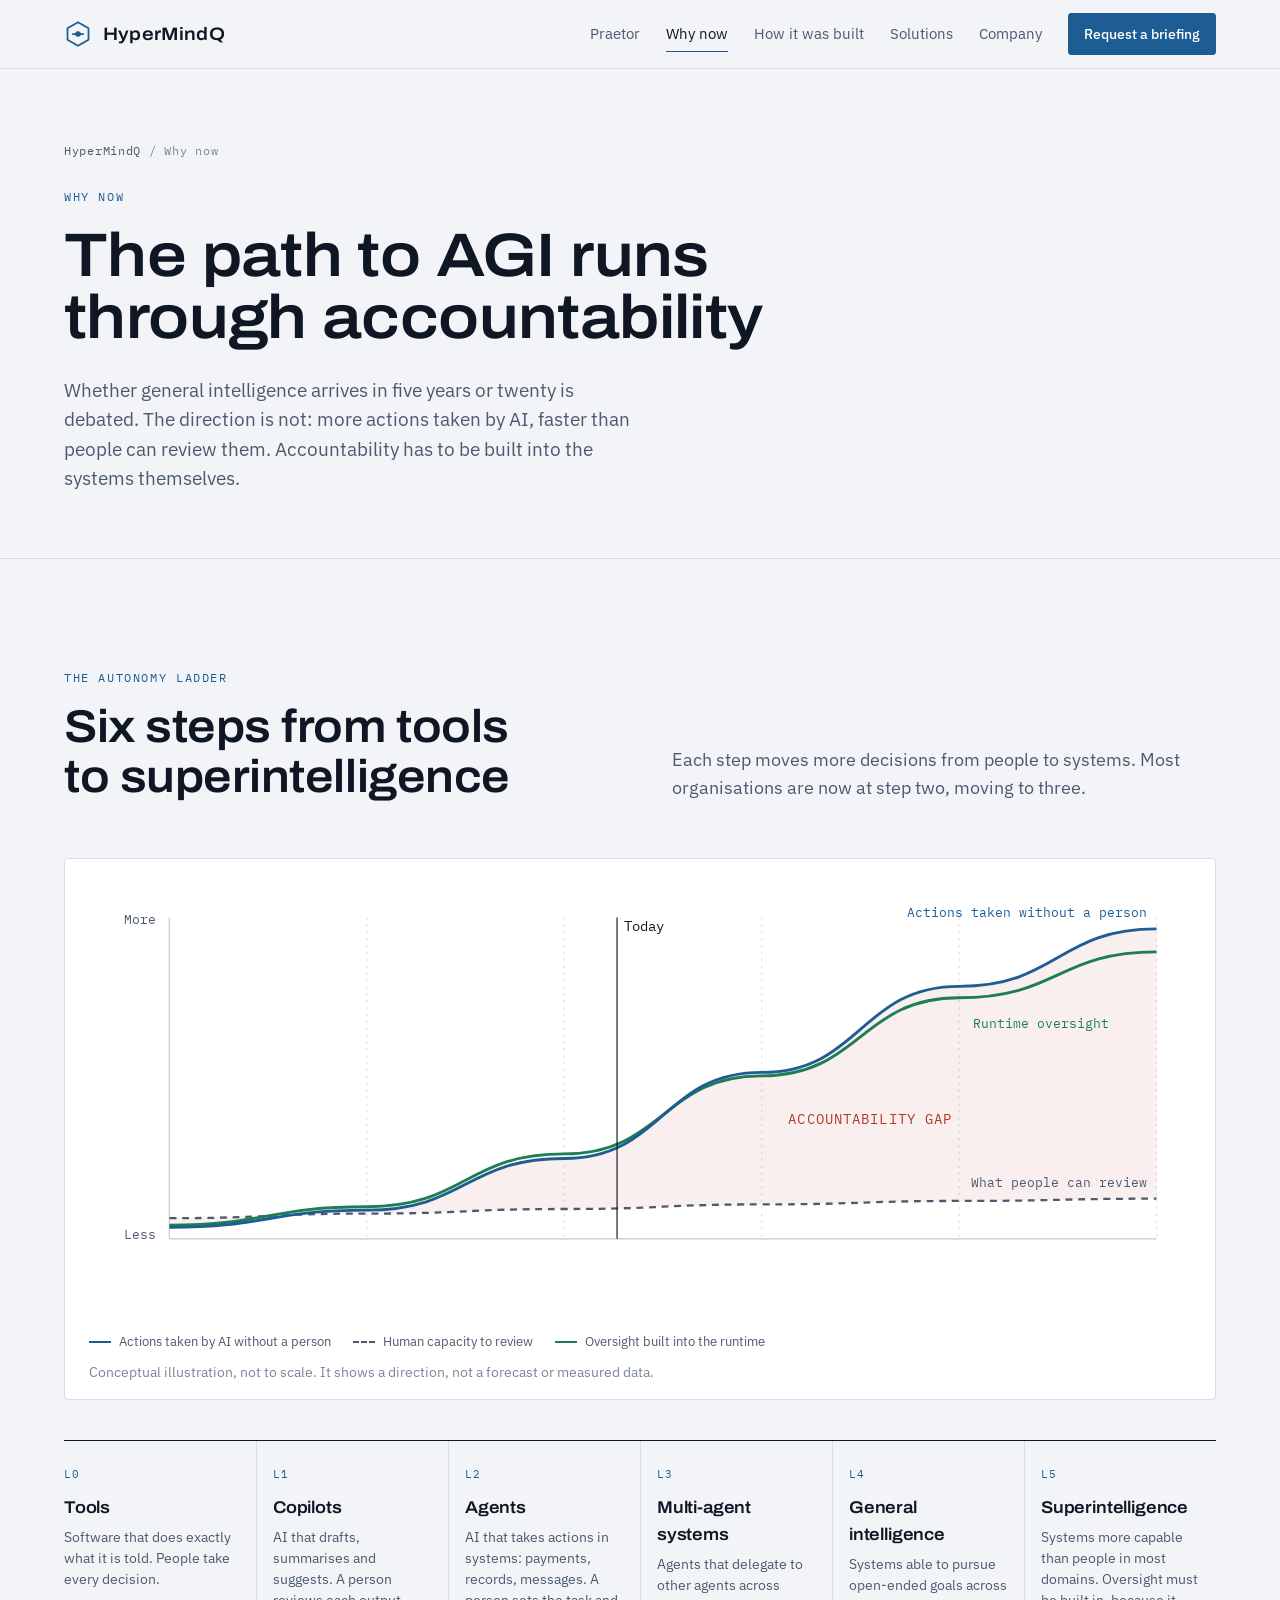
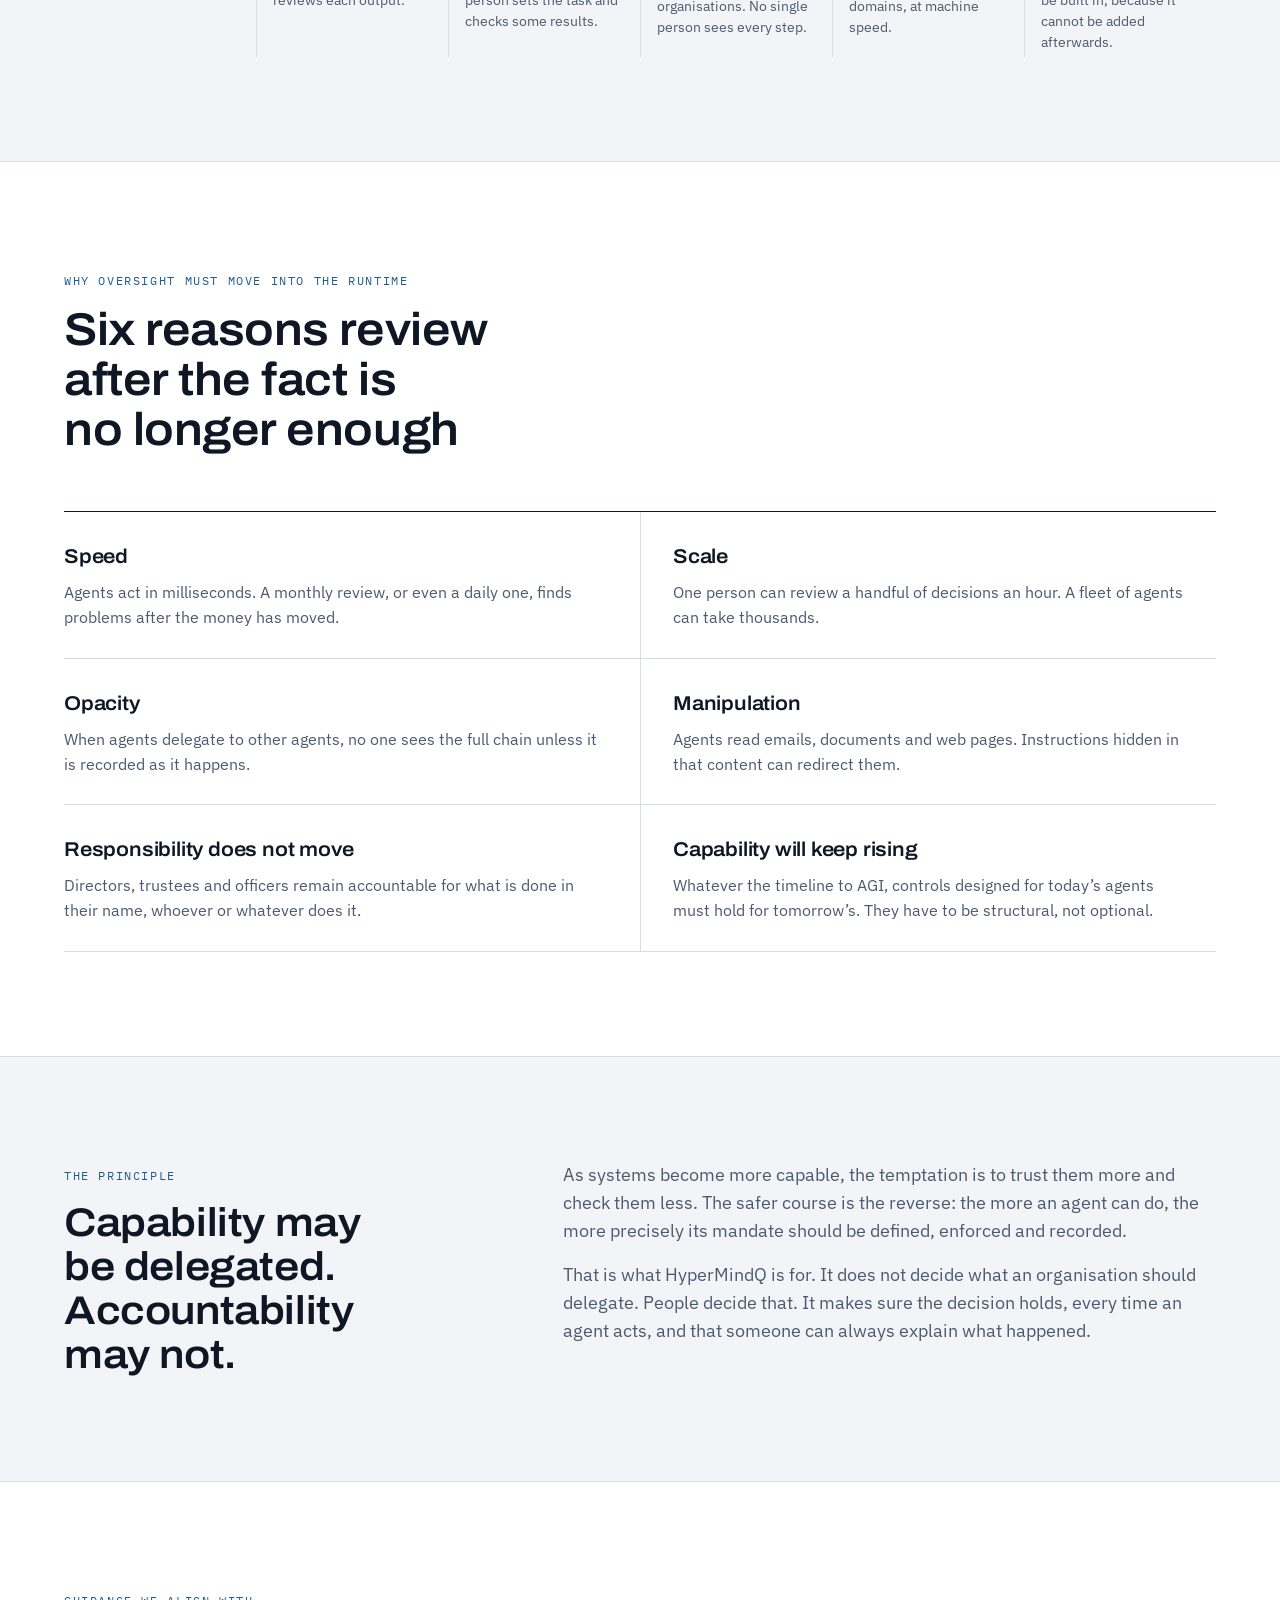
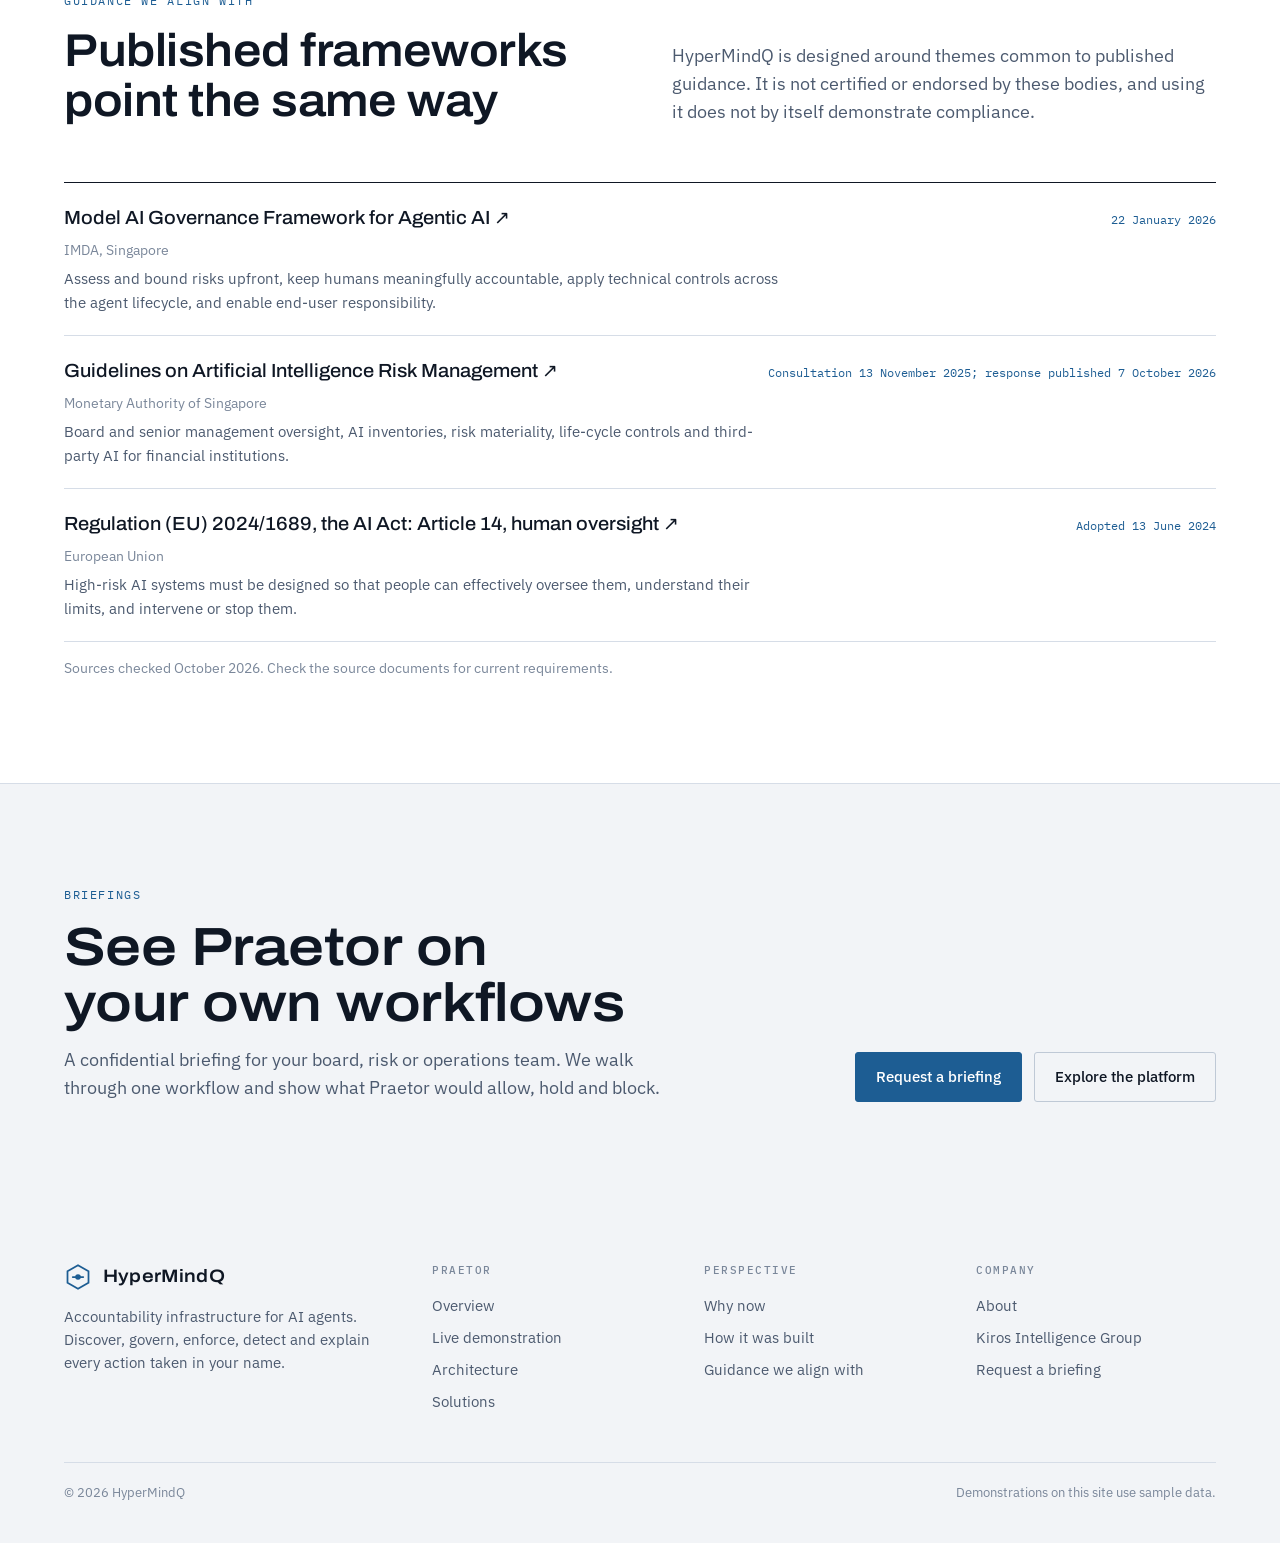
<file: why-now.html>
<!doctype html>
<html lang="en-SG"><head><meta charset="utf-8"><meta name="viewport" content="width=device-width, initial-scale=1, viewport-fit=cover">
<title>Why now | HyperMindQ</title>
<meta name="claude:viewport-fit-sides" content="cover">
<meta name="description" content="As AI moves from tools to agents and toward general intelligence, accountability must be built into the runtime.">
<link rel="canonical" href="https://hypermindq.ai/why-now.html">
<meta property="og:title" content="Why now | HyperMindQ"><meta property="og:description" content="As AI moves from tools to agents and toward general intelligence, accountability must be built into the runtime."><meta property="og:type" content="website">
<link rel="icon" href="assets/favicon.svg" type="image/svg+xml">
<link rel="preconnect" href="https://fonts.googleapis.com"><link rel="preconnect" href="https://fonts.gstatic.com" crossorigin><link rel="stylesheet" href="https://fonts.googleapis.com/css2?family=Archivo:wdth,wght@62..125,400..800&family=IBM+Plex+Mono:wght@400;500&family=IBM+Plex+Sans:wght@400;500;600&display=swap">
<link rel="stylesheet" href="assets/site.css?v=2cc7214f"></head><body>
<header class="hdr"><div class="wrap hbar"><a class="brand" href="index.html" aria-label="HyperMindQ home"><svg viewBox="0 0 32 32" aria-hidden="true" fill="none" stroke="currentColor" stroke-width="2"><path d="M16 2.5 L28 9.5 V22.5 L16 29.5 L4 22.5 V9.5 Z"/><path d="M10 16 H22" stroke-linecap="round"/><circle cx="16" cy="16" r="3.2" fill="currentColor" stroke="none"/></svg><b>HyperMindQ</b></a>
<nav class="nav" aria-label="Main"><a href="platform.html">Praetor</a><a href="why-now.html" aria-current="page">Why now</a><a href="origins.html">How it was built</a><a href="solutions.html">Solutions</a><a href="company.html">Company</a><a class="btn primary sm" href="contact.html">Request a briefing</a></nav>
<button class="menu-t" type="button" aria-expanded="false" aria-controls="mnav">Menu</button></div>
<nav class="mnav wrap" id="mnav" hidden aria-label="Mobile"><a href="platform.html">Praetor</a><a href="why-now.html">Why now</a><a href="origins.html">How it was built</a><a href="solutions.html">Solutions</a><a href="company.html">Company</a><a href="contact.html">Request a briefing</a></nav></header>
<main id="main"><section class="phero"><div class="wrap"><div class="crumbs"><a href="index.html">HyperMindQ</a> / Why now</div><span class="label" style="display:block;margin-top:28px">Why now</span><h1>The path to AGI runs through accountability</h1><p class="lede">Whether general intelligence arrives in five years or twenty is debated. The direction is not: more actions taken by AI, faster than people can review them. Accountability has to be built into the systems themselves.</p></div></section><section class="sec "><div class="wrap"><div class="shead"><div><span class="label">The autonomy ladder</span><h2>Six steps from tools to superintelligence</h2></div><p>Each step moves more decisions from people to systems. Most organisations are now at step two, moving to three.</p></div><figure class="gap-fig" style="margin:0"><div class="gap-scroll"><svg viewBox="0 0 960 380" role="img" aria-label="Conceptual chart: as AI moves from tools to superintelligence, actions taken without a person rise steeply while human review capacity stays flat. The gap between them is the accountability gap. Runtime oversight rises with autonomy.">
<line class="axis" x1="70" y1="30" x2="70" y2="310"/><line class="axis" x1="70" y1="310" x2="930" y2="310"/><line class="grid" x1="70" y1="30" x2="70" y2="310"/><line class="grid" x1="242" y1="30" x2="242" y2="310"/><line class="grid" x1="414" y1="30" x2="414" y2="310"/><line class="grid" x1="586" y1="30" x2="586" y2="310"/><line class="grid" x1="758" y1="30" x2="758" y2="310"/><line class="grid" x1="930" y1="30" x2="930" y2="310"/>
<path class="gapfill" d="M70 300 C156 300 156 285 242 285 C328 285 328 240 414 240 C500 240 500 165 586 165 C672 165 672 90 758 90 C844 90 844 40 930 40 L930 275 L758 277 L586 280 L414 284 L242 288 L70 292 Z"/>
<path class="c-human" d="M70 292 C156 292 156 288 242 288 C328 288 328 284 414 284 C500 284 500 280 586 280 C672 280 672 277 758 277 C844 277 844 275 930 275"/><path class="c-guard" d="M70 298 C156 298 156 282 242 282 C328 282 328 236 414 236 C500 236 500 168 586 168 C672 168 672 100 758 100 C844 100 844 60 930 60"/><path class="c-auto" d="M70 300 C156 300 156 285 242 285 C328 285 328 240 414 240 C500 240 500 165 586 165 C672 165 672 90 758 90 C844 90 844 40 930 40"/>
<line x1="460" y1="30" x2="460" y2="310" stroke="currentColor" style="stroke:var(--fg)" stroke-width="1"/><text x="466" y="42" class="t-strong">Today</text>
<text x="752" y="210" text-anchor="end" class="t-gap">ACCOUNTABILITY GAP</text>
<text x="922" y="30" text-anchor="end" class="t-acc">Actions taken without a person</text>
<text x="922" y="265" text-anchor="end">What people can review</text>
<text x="770" y="126" class="t-ok">Runtime oversight</text>
<text x="58" y="36" text-anchor="end">More</text><text x="58" y="310" text-anchor="end">Less</text>
</svg></div><div class="gap-legend"><span><i></i>Actions taken by AI without a person</span><span><i class="h"></i>Human capacity to review</span><span><i class="g"></i>Oversight built into the runtime</span></div>
<figcaption class="fine" style="margin-top:10px">Conceptual illustration, not to scale. It shows a direction, not a forecast or measured data.</figcaption></figure><div class="levels"><div class="lvl"><span class="n">L0</span><h3>Tools</h3><p>Software that does exactly what it is told. People take every decision.</p></div><div class="lvl"><span class="n">L1</span><h3>Copilots</h3><p>AI that drafts, summarises and suggests. A person reviews each output.</p></div><div class="lvl"><span class="n">L2</span><h3>Agents</h3><p>AI that takes actions in systems: payments, records, messages. A person sets the task and checks some results.</p></div><div class="lvl"><span class="n">L3</span><h3>Multi-agent systems</h3><p>Agents that delegate to other agents across organisations. No single person sees every step.</p></div><div class="lvl"><span class="n">L4</span><h3>General intelligence</h3><p>Systems able to pursue open-ended goals across domains, at machine speed.</p></div><div class="lvl"><span class="n">L5</span><h3>Superintelligence</h3><p>Systems more capable than people in most domains. Oversight must be built in, because it cannot be added afterwards.</p></div></div></div></section><section class="sec alt"><div class="wrap"><div class="shead"><div><span class="label">Why oversight must move into the runtime</span><h2>Six reasons review after the fact is no longer enough</h2></div><div></div></div><div class="prin"><div><h3>Speed</h3><p>Agents act in milliseconds. A monthly review, or even a daily one, finds problems after the money has moved.</p></div><div><h3>Scale</h3><p>One person can review a handful of decisions an hour. A fleet of agents can take thousands.</p></div><div><h3>Opacity</h3><p>When agents delegate to other agents, no one sees the full chain unless it is recorded as it happens.</p></div><div><h3>Manipulation</h3><p>Agents read emails, documents and web pages. Instructions hidden in that content can redirect them.</p></div><div><h3>Responsibility does not move</h3><p>Directors, trustees and officers remain accountable for what is done in their name, whoever or whatever does it.</p></div><div><h3>Capability will keep rising</h3><p>Whatever the timeline to AGI, controls designed for today’s agents must hold for tomorrow’s. They have to be structural, not optional.</p></div></div></div></section><section class="sec "><div class="wrap"><div class="split"><div><span class="label">The principle</span><h2 style="font-size:clamp(28px,3.4vw,40px);font-stretch:110%;margin-top:14px">Capability may be delegated. Accountability may not.</h2></div><div class="prose"><p>As systems become more capable, the temptation is to trust them more and check them less. The safer course is the reverse: the more an agent can do, the more precisely its mandate should be defined, enforced and recorded.</p><p>That is what HyperMindQ is for. It does not decide what an organisation should delegate. People decide that. It makes sure the decision holds, every time an agent acts, and that someone can always explain what happened.</p></div></div></div></section><section class="sec alt"><div class="wrap"><div class="shead"><div><span class="label">Guidance we align with</span><h2 id="references">Published frameworks point the same way</h2></div><p>HyperMindQ is designed around themes common to published guidance. It is not certified or endorsed by these bodies, and using it does not by itself demonstrate compliance.</p></div><ul class="refs"><li><div class="rh"><a href="https://www.imda.gov.sg/about-imda/emerging-technologies-and-research/artificial-intelligence#Model-AI-Governance-Framework-for-Agentic-AI" target="_blank" rel="noopener">Model AI Governance Framework for Agentic AI ↗</a><span class="rd">22 January 2026</span></div><span class="rb">IMDA, Singapore</span><p>Assess and bound risks upfront, keep humans meaningfully accountable, apply technical controls across the agent lifecycle, and enable end-user responsibility.</p></li><li><div class="rh"><a href="https://www.mas.gov.sg/publications/consultations/2025/consultation-paper-on-guidelines-on-artificial-intelligence-risk-management" target="_blank" rel="noopener">Guidelines on Artificial Intelligence Risk Management ↗</a><span class="rd">Consultation 13 November 2025; response published 7 October 2026</span></div><span class="rb">Monetary Authority of Singapore</span><p>Board and senior management oversight, AI inventories, risk materiality, life-cycle controls and third-party AI for financial institutions.</p></li><li><div class="rh"><a href="https://eur-lex.europa.eu/eli/reg/2024/1689/oj" target="_blank" rel="noopener">Regulation (EU) 2024/1689, the AI Act: Article 14, human oversight ↗</a><span class="rd">Adopted 13 June 2024</span></div><span class="rb">European Union</span><p>High-risk AI systems must be designed so that people can effectively oversee them, understand their limits, and intervene or stop them.</p></li></ul><p class="fine" style="margin-top:16px">Sources checked October 2026. Check the source documents for current requirements.</p></div></section><section class="cta"><div class="wrap cta-in"><div><span class="label">Briefings</span><h2 style="margin-top:14px">See Praetor on your own workflows</h2><p>A confidential briefing for your board, risk or operations team. We walk through one workflow and show what Praetor would allow, hold and block.</p></div><div class="actions" style="margin-top:0"><a class="btn primary" href="contact.html">Request a briefing</a><a class="btn" href="platform.html">Explore the platform</a></div></div></section></main>
<footer class="ftr"><div class="wrap"><div class="ftr-grid">
<div><a class="brand" href="index.html"><svg viewBox="0 0 32 32" aria-hidden="true" fill="none" stroke="currentColor" stroke-width="2"><path d="M16 2.5 L28 9.5 V22.5 L16 29.5 L4 22.5 V9.5 Z"/><path d="M10 16 H22" stroke-linecap="round"/><circle cx="16" cy="16" r="3.2" fill="currentColor" stroke="none"/></svg><b>HyperMindQ</b></a><p class="about">Accountability infrastructure for AI agents. Discover, govern, enforce, detect and explain every action taken in your name.</p></div>
<div><h4>Praetor</h4><ul><li><a href="platform.html">Overview</a></li><li><a href="platform.html#guard">Live demonstration</a></li><li><a href="platform.html#architecture">Architecture</a></li><li><a href="solutions.html">Solutions</a></li></ul></div>
<div><h4>Perspective</h4><ul><li><a href="why-now.html">Why now</a></li><li><a href="origins.html">How it was built</a></li><li><a href="why-now.html#references">Guidance we align with</a></li></ul></div>
<div><h4>Company</h4><ul><li><a href="company.html">About</a></li><li><a href="company.html#kiros">Kiros Intelligence Group</a></li><li><a href="contact.html">Request a briefing</a></li></ul></div>
</div><div class="ftr-base"><span>© 2026 HyperMindQ</span><span>Demonstrations on this site use sample data.</span></div></div></footer>
<script src="assets/site.js?v=2cc7214f"></script>
</body></html>
</file>
<file: assets/site.css>
/* HyperMindQ — layout concept: the page reads like a control record. Wide expanded headlines,
   a running decision log as the signature device, mono for every record, ID and clause reference. */
:root{
  --bg:#0F1724; --panel:#141E2F; --panel2:#1A263A; --line:#26344C; --line2:#34445F;
  --fg:#E8EDF4; --muted:#97A5BB; --faint:#66758E;
  --accent:#86BEEA; --accent-ink:#0F1724; --accent-soft:rgba(134,190,234,.12);
  --allow:#56B98B; --hold:#E3A93E; --block:#E5705F;
  --allow-soft:rgba(86,185,139,.14); --hold-soft:rgba(227,169,62,.14); --block-soft:rgba(229,112,95,.14);
  --f-display:'Archivo','Arial Narrow',Arial,sans-serif;
  --f-body:'IBM Plex Sans',system-ui,-apple-system,'Segoe UI',sans-serif;
  --f-mono:'IBM Plex Mono',ui-monospace,SFMono-Regular,Menlo,Consolas,monospace;
  --wrap:1200px; --r:3px;
  color-scheme:dark;
}
@media (prefers-color-scheme: light){:root:not([data-theme="dark"]){
  --bg:#F2F4F7; --panel:#FFFFFF; --panel2:#F7F9FB; --line:#D6DDE7; --line2:#BFC9D6;
  --fg:#0F1724; --muted:#4C5A6F; --faint:#7A879A;
  --accent:#1D5D93; --accent-ink:#FFFFFF; --accent-soft:rgba(29,93,147,.08);
  --allow:#1D7D53; --hold:#9C6300; --block:#B0392B;
  --allow-soft:rgba(29,125,83,.09); --hold-soft:rgba(156,99,0,.09); --block-soft:rgba(176,57,43,.08);
  color-scheme:light}}
:root[data-theme="light"]{
  --bg:#F2F4F7; --panel:#FFFFFF; --panel2:#F7F9FB; --line:#D6DDE7; --line2:#BFC9D6;
  --fg:#0F1724; --muted:#4C5A6F; --faint:#7A879A;
  --accent:#1D5D93; --accent-ink:#FFFFFF; --accent-soft:rgba(29,93,147,.08);
  --allow:#1D7D53; --hold:#9C6300; --block:#B0392B;
  --allow-soft:rgba(29,125,83,.09); --hold-soft:rgba(156,99,0,.09); --block-soft:rgba(176,57,43,.08);
  color-scheme:light}

*{box-sizing:border-box}
html{scroll-behavior:smooth}
body{margin:0;background:var(--bg);color:var(--fg);font-family:var(--f-body);font-size:16.5px;line-height:1.6;-webkit-font-smoothing:antialiased}
body::before{content:"";position:fixed;inset:0 0 auto;height:env(safe-area-inset-top,0px);z-index:60;background:var(--bg)}
a{color:inherit}
:focus-visible{outline:2px solid var(--accent);outline-offset:3px}
h1,h2,h3{font-family:var(--f-display);font-weight:600;margin:0;text-wrap:balance;letter-spacing:-.01em}
p{margin:0}
ul,ol{margin:0}
.wrap{max-width:var(--wrap);margin:0 auto;padding-left:max(24px,env(safe-area-inset-left,0px));padding-right:max(24px,env(safe-area-inset-right,0px))}
@media (max-width:600px){.wrap{padding-left:max(16px,env(safe-area-inset-left,0px));padding-right:max(16px,env(safe-area-inset-right,0px))}}
.label{font-family:var(--f-mono);font-size:11.5px;letter-spacing:.14em;text-transform:uppercase;color:var(--accent)}
.mono{font-family:var(--f-mono)}
.muted{color:var(--muted)}
.fine{font-size:13.5px;color:var(--faint);line-height:1.55}
.sr-only{position:absolute;width:1px;height:1px;overflow:hidden;clip:rect(0 0 0 0);white-space:nowrap}

/* header */
.hdr{position:sticky;top:env(safe-area-inset-top,0px);z-index:50;background:color-mix(in srgb,var(--bg) 88%,transparent);backdrop-filter:blur(10px);border-bottom:1px solid var(--line)}
.hdr .hbar{display:flex;align-items:center;justify-content:space-between;gap:24px;height:68px}
.brand{display:flex;align-items:center;gap:11px;text-decoration:none}
.brand svg{width:28px;height:28px;color:var(--accent);flex:none}
.brand b{font-family:var(--f-display);font-stretch:112%;font-weight:600;font-size:18px;letter-spacing:.01em}
.nav{display:flex;align-items:center;gap:26px;font-size:14.5px}
.nav a{text-decoration:none;color:var(--muted);padding:6px 0;border-bottom:1px solid transparent}
.nav a:hover,.nav a[aria-current]{color:var(--fg);border-bottom-color:var(--accent)}
.btn{display:inline-flex;align-items:center;gap:10px;font-family:var(--f-body);font-weight:500;font-size:15px;padding:12px 20px;border-radius:var(--r);text-decoration:none;border:1px solid var(--line2);background:transparent;color:var(--fg);cursor:pointer;transition:background .15s,border-color .15s}
.btn:hover{border-color:var(--accent)}
.btn.primary{background:var(--accent);border-color:var(--accent);color:var(--accent-ink)}
.btn.primary:hover{filter:brightness(1.07)}
.btn.sm{padding:9px 15px;font-size:14px}
.menu-t{display:none;background:none;border:1px solid var(--line2);color:var(--fg);border-radius:var(--r);padding:8px 12px;font:inherit;font-size:14px}
.mnav{display:none}
@media (max-width:960px){
  .nav{display:none}.menu-t{display:inline-block}
  .mnav{border-top:1px solid var(--line);padding-block:12px}
  .mnav:not([hidden]){display:block}
  .mnav a{display:block;padding:10px 0;text-decoration:none;border-bottom:1px solid var(--line)}
}

/* sections */
.sec{padding-block:104px;border-bottom:1px solid var(--line)}
.sec.tight{padding-block:72px}
.sec.alt{background:var(--panel)}
.shead{display:grid;grid-template-columns:minmax(0,1fr) minmax(0,1fr);gap:24px 64px;align-items:end;margin-bottom:56px}
.shead h2{font-size:clamp(30px,3.8vw,46px);line-height:1.08;font-stretch:108%;margin-top:14px}
.shead p{color:var(--muted);font-size:17.5px;max-width:56ch}
@media (max-width:860px){.shead{grid-template-columns:1fr;margin-bottom:40px}.sec{padding-block:72px}}

/* hero */
.hero{padding-block:72px 88px;border-bottom:1px solid var(--line);position:relative;overflow:hidden}
.hero-grid{display:grid;grid-template-columns:minmax(0,1.02fr) minmax(0,1fr);gap:56px;align-items:start}
.hero h1{font-size:clamp(40px,5.6vw,76px);line-height:1;font-stretch:115%;font-weight:600;letter-spacing:-.02em;margin-top:22px}
.hero h1 em{font-style:normal;color:var(--accent)}
.lede{font-size:19px;color:var(--muted);margin-top:26px;max-width:52ch;line-height:1.55}
.actions{display:flex;flex-wrap:wrap;gap:12px;margin-top:34px}
.fnrow{display:flex;flex-wrap:wrap;gap:8px;margin-top:40px}
.fnrow span{font-family:var(--f-mono);font-size:12px;letter-spacing:.08em;text-transform:uppercase;border:1px solid var(--line2);padding:6px 10px;border-radius:2px;color:var(--muted)}
.fnrow span b{color:var(--accent);font-weight:500}
@media (max-width:1000px){.hero-grid{grid-template-columns:minmax(0,1fr)}}
.hero-grid > *,.split > *,.uc > *,.shead > *{min-width:0}
.phero{padding-block:72px 64px;border-bottom:1px solid var(--line)}
.phero h1{font-size:clamp(36px,4.8vw,62px);line-height:1.02;font-stretch:112%;margin-top:18px;max-width:20ch}
.crumbs{font-family:var(--f-mono);font-size:12px;color:var(--faint);letter-spacing:.06em}
.crumbs a{color:var(--muted);text-decoration:none}

/* console (simulator) */
.console{background:var(--panel);border:1px solid var(--line2);border-radius:4px;overflow:hidden;font-size:14px;box-shadow:0 30px 60px -30px rgba(0,0,0,.45)}
.c-top{display:flex;justify-content:space-between;align-items:center;gap:12px;padding:12px 16px;border-bottom:1px solid var(--line);font-family:var(--f-mono);font-size:11.5px;letter-spacing:.08em;text-transform:uppercase;color:var(--muted)}
.c-top .live{display:inline-flex;align-items:center;gap:7px;color:var(--allow)}
.c-top .live i{width:7px;height:7px;border-radius:50%;background:var(--allow);animation:pulse 2s infinite}
@keyframes pulse{50%{opacity:.35}}
.c-body{display:grid;grid-template-columns:minmax(0,1fr) minmax(0,1.15fr)}
.c-col{padding:16px;min-width:0}
.c-col + .c-col{border-left:1px solid var(--line)}
.c-h{font-family:var(--f-mono);font-size:11px;letter-spacing:.12em;text-transform:uppercase;color:var(--faint);margin-bottom:10px}
.mandate{list-style:none;padding:0;display:grid;gap:7px;font-size:13px;color:var(--muted)}
.mandate li{display:grid;grid-template-columns:auto 1fr;gap:8px;line-height:1.4}
.mandate li span{font-family:var(--f-mono);font-size:11px;color:var(--accent);padding-top:1px}
.acts{display:grid;gap:7px;margin-top:16px}
.act{display:grid;grid-template-columns:1fr auto;gap:10px;align-items:center;text-align:left;width:100%;background:var(--panel2);border:1px solid var(--line);color:var(--fg);border-radius:3px;padding:9px 11px;font:inherit;font-size:13px;cursor:pointer;line-height:1.35}
.act:hover{border-color:var(--accent)}
.act[aria-pressed="true"]{border-color:var(--accent);background:var(--accent-soft)}
.act small{display:block;color:var(--faint);font-family:var(--f-mono);font-size:11px;margin-top:2px}
.act .go{font-family:var(--f-mono);font-size:11px;color:var(--accent)}
.checks{list-style:none;padding:0;display:grid;gap:6px;font-family:var(--f-mono);font-size:12px}
.checks li{display:grid;grid-template-columns:18px 1fr auto;gap:8px;align-items:center;color:var(--muted);padding:6px 8px;border:1px solid var(--line);border-radius:2px;transition:background .2s,border-color .2s}
.checks li .st{font-size:10.5px;letter-spacing:.08em;text-transform:uppercase}
.checks li.ok{border-color:color-mix(in srgb,var(--allow) 40%,var(--line))}
.checks li.ok .st{color:var(--allow)}
.checks li.warn{border-color:color-mix(in srgb,var(--hold) 50%,var(--line));background:var(--hold-soft)}
.checks li.warn .st{color:var(--hold)}
.checks li.bad{border-color:color-mix(in srgb,var(--block) 50%,var(--line));background:var(--block-soft)}
.checks li.bad .st{color:var(--block)}
.checks li.wait{opacity:.45}
.dot{width:8px;height:8px;border-radius:50%;background:var(--line2);justify-self:center}
.ok .dot{background:var(--allow)}.warn .dot{background:var(--hold)}.bad .dot{background:var(--block)}
.verdict{margin-top:12px;border:1px solid var(--line);border-radius:3px;padding:12px;display:grid;gap:6px}
.verdict .v{font-family:var(--f-display);font-stretch:115%;font-weight:700;font-size:22px;letter-spacing:.04em}
.verdict.allow{border-color:var(--allow);background:var(--allow-soft)}.verdict.allow .v{color:var(--allow)}
.verdict.hold{border-color:var(--hold);background:var(--hold-soft)}.verdict.hold .v{color:var(--hold)}
.verdict.block{border-color:var(--block);background:var(--block-soft)}.verdict.block .v{color:var(--block)}
.verdict p{font-size:13.5px;line-height:1.45}
.record{font-family:var(--f-mono);font-size:11.5px;color:var(--muted);line-height:1.55;border-top:1px solid var(--line);padding:12px 16px;background:var(--panel2);overflow-x:auto;white-space:pre}
.record b{color:var(--fg);font-weight:500}
.c-foot{display:flex;justify-content:space-between;gap:12px;flex-wrap:wrap;padding:10px 16px;border-top:1px solid var(--line);font-family:var(--f-mono);font-size:11px;color:var(--faint)}
.tally{display:flex;gap:14px}
.tally b{font-weight:500}
.tally .a{color:var(--allow)}.tally .h{color:var(--hold)}.tally .k{color:var(--block)}
@media (max-width:640px){.c-body{grid-template-columns:1fr}.c-col + .c-col{border-left:0;border-top:1px solid var(--line)}}

/* autonomy chart */
.gap-fig{background:var(--panel);border:1px solid var(--line);border-radius:4px;padding:24px 24px 16px}
.gap-scroll{overflow-x:auto}
.gap-fig svg{display:block;width:100%;min-width:640px;height:auto}
.gap-fig .axis{stroke:var(--line2);stroke-width:1}
.gap-fig .grid{stroke:var(--line);stroke-width:1;stroke-dasharray:2 4}
.gap-fig .c-auto{fill:none;stroke:var(--accent);stroke-width:2.5}
.gap-fig .c-human{fill:none;stroke:var(--muted);stroke-width:2;stroke-dasharray:6 5}
.gap-fig .c-guard{fill:none;stroke:var(--allow);stroke-width:2.5}
.gap-fig .gapfill{fill:var(--block-soft)}
.gap-fig text{fill:var(--muted);font-family:var(--f-mono);font-size:11px}
.gap-fig text.t-strong{fill:var(--fg);font-size:12px}
.gap-fig text.t-acc{fill:var(--accent)}
.gap-fig text.t-ok{fill:var(--allow)}
.gap-fig text.t-gap{fill:var(--block);font-size:12px;letter-spacing:.08em}
.gap-legend{display:flex;flex-wrap:wrap;gap:8px 22px;margin-top:12px;font-size:13px;color:var(--muted)}
.gap-legend span{display:inline-flex;align-items:center;gap:8px}
.gap-legend i{display:inline-block;width:22px;height:0;border-top:2.5px solid var(--accent)}
.gap-legend i.h{border-top:2px dashed var(--muted)}
.gap-legend i.g{border-top-color:var(--allow)}
.levels{display:grid;grid-template-columns:repeat(6,minmax(0,1fr));gap:0;border-top:1px solid var(--fg);margin-top:40px}
.lvl{padding:18px 16px 4px 0}
.lvl + .lvl{padding-left:16px;border-left:1px solid var(--line)}
.lvl .n{font-family:var(--f-mono);font-size:11px;color:var(--accent);letter-spacing:.1em}
.lvl h3{font-size:17px;font-stretch:108%;margin:8px 0 6px}
.lvl p{font-size:14px;color:var(--muted);line-height:1.5}
@media (max-width:980px){.levels{grid-template-columns:repeat(2,minmax(0,1fr))}.lvl,.lvl + .lvl{padding:18px 16px 14px 0;border-left:0;border-bottom:1px solid var(--line)}}

/* five functions */
.fns{display:grid;grid-template-columns:repeat(5,minmax(0,1fr));border:1px solid var(--line2);border-radius:4px;overflow:hidden}
.fn{padding:26px 22px;display:flex;flex-direction:column;gap:12px;background:var(--panel);min-width:0}
.fn + .fn{border-left:1px solid var(--line)}
.fn-top{display:flex;justify-content:space-between;align-items:center}
.fn-top svg{width:30px;height:30px;color:var(--accent)}
.fn-top .n{font-family:var(--f-mono);font-size:11px;color:var(--faint)}
.fn h3{font-size:22px;font-stretch:112%}
.fn .q{font-family:var(--f-mono);font-size:12px;color:var(--accent);line-height:1.45}
.fn p{font-size:14.5px;color:var(--muted)}
.fn.core{background:var(--accent-soft)}
.fn.core h3::after{content:"Core";font-family:var(--f-mono);font-size:10px;letter-spacing:.12em;text-transform:uppercase;color:var(--accent-ink);background:var(--accent);padding:2px 6px;border-radius:2px;margin-left:10px;vertical-align:4px;font-stretch:100%;font-weight:500}
.loopnote{display:flex;align-items:center;gap:12px;margin-top:16px;font-family:var(--f-mono);font-size:12px;color:var(--muted)}
.loopnote svg{width:40px;height:16px;color:var(--accent);flex:none}
@media (max-width:1060px){.fns{grid-template-columns:repeat(2,minmax(0,1fr))}.fn + .fn{border-left:0}.fn{border-bottom:1px solid var(--line)}.fn:nth-child(even){border-left:1px solid var(--line)}.fn:last-child{grid-column:1/-1}}
@media (max-width:560px){.fns{grid-template-columns:1fr}.fn:nth-child(even){border-left:0}}

/* architecture */
.arch{background:var(--panel);border:1px solid var(--line);border-radius:4px;padding:28px;overflow-x:auto}
.arch svg{display:block;width:100%;min-width:760px;height:auto}
.arch .box{fill:var(--panel2);stroke:var(--line2);stroke-width:1}
.arch .guard{fill:var(--accent-soft);stroke:var(--accent);stroke-width:1.5}
.arch .mod{fill:var(--panel);stroke:var(--line2);stroke-width:1}
.arch .human{fill:var(--hold-soft);stroke:var(--hold);stroke-width:1}
.arch .flow{stroke:var(--accent);stroke-width:1.5;fill:none}
.arch .flow2{stroke:var(--hold);stroke-width:1.3;fill:none;stroke-dasharray:4 4}
.arch .flow3{stroke:var(--muted);stroke-width:1.2;fill:none;stroke-dasharray:2 3}
.arch .ah{fill:var(--accent)}.arch .ah2{fill:var(--hold)}.arch .ah3{fill:var(--muted)}
.arch text{fill:var(--fg);font-family:var(--f-body);font-size:13px}
.arch text.s{fill:var(--muted);font-family:var(--f-mono);font-size:10.5px;letter-spacing:.06em}
.arch text.h{font-family:var(--f-display);font-weight:600;font-size:15px}
.arch text.acc{fill:var(--accent);font-family:var(--f-mono);font-size:10.5px;letter-spacing:.12em}

/* rows / detail */
.mods{display:grid;gap:0;border-top:1px solid var(--fg)}
.mod-row{display:grid;grid-template-columns:minmax(0,.9fr) minmax(0,1.3fr) minmax(0,1fr);gap:40px;padding:40px 0;border-bottom:1px solid var(--line)}
.mod-row .mh{display:flex;gap:16px;align-items:flex-start}
.mod-row .mh svg{width:34px;height:34px;color:var(--accent);flex:none;margin-top:2px}
.mod-row h3{font-size:28px;font-stretch:112%}
.mod-row .q{font-family:var(--f-mono);font-size:12.5px;color:var(--accent);margin-top:8px;display:block}
.mod-row .d p + p{margin-top:12px}
.mod-row .d{color:var(--muted)}
.mod-row ul{list-style:none;padding:0;display:grid;gap:8px;font-size:14.5px}
.mod-row li{padding-left:18px;position:relative}
.mod-row li::before{content:"";position:absolute;left:0;top:.65em;width:8px;height:1px;background:var(--accent)}
@media (max-width:900px){.mod-row{grid-template-columns:1fr;gap:16px}}
.grid3{display:grid;grid-template-columns:repeat(3,minmax(0,1fr));gap:24px}
.grid2{display:grid;grid-template-columns:repeat(2,minmax(0,1fr));gap:24px}
@media (max-width:900px){.grid3,.grid2{grid-template-columns:1fr}}
.card{background:var(--panel);border:1px solid var(--line);border-radius:4px;padding:28px;display:flex;flex-direction:column;gap:12px;min-width:0}
.card h3{font-size:21px;font-stretch:108%}
.card p{color:var(--muted);font-size:15px}
.card .label{margin-bottom:2px}
.card ul{padding-left:18px;color:var(--muted);font-size:14.5px;display:grid;gap:6px}
.card a.more,.more{color:var(--accent);text-decoration:none;font-size:14.5px;font-weight:500;margin-top:auto}
.more:hover{text-decoration:underline;text-underline-offset:4px}
.split{display:grid;grid-template-columns:minmax(0,.8fr) minmax(0,1.2fr);gap:64px}
.prose{max-width:66ch}
.prose p{color:var(--muted);font-size:17.5px}
.prose p + p{margin-top:16px}
.prose strong{color:var(--fg);font-weight:500}
@media (max-width:860px){.split{grid-template-columns:1fr;gap:20px}}

/* timeline (origins) */
.tl{list-style:none;padding:0;position:relative;display:grid;gap:0}
.tl::before{content:"";position:absolute;left:150px;top:8px;bottom:8px;width:1px;background:var(--line2)}
.tl > li{display:grid;grid-template-columns:150px minmax(0,1fr);gap:0;padding:0 0 56px}
.tl .when{font-family:var(--f-mono);font-size:12px;color:var(--accent);letter-spacing:.08em;padding-top:6px;padding-right:24px}
.tl .body{padding-left:40px;position:relative;display:grid;gap:12px}
.tl .body::before{content:"";position:absolute;left:-6px;top:8px;width:11px;height:11px;border-radius:50%;background:var(--bg);border:2px solid var(--accent)}
.tl > li:last-child .body::before{background:var(--accent)}
.tl h3{font-size:26px;font-stretch:110%}
.tl p{color:var(--muted);max-width:64ch}
.tl .insight{border-left:2px solid var(--accent);padding:8px 0 8px 16px;font-size:15px;color:var(--fg);max-width:62ch}
.tl .insight b{font-family:var(--f-mono);font-size:11px;letter-spacing:.12em;text-transform:uppercase;color:var(--accent);font-weight:500;display:block;margin-bottom:4px}
.tl .src{font-size:13.5px;color:var(--faint)}
.tl .src a{color:var(--muted)}
@media (max-width:720px){.tl::before{left:5px}.tl > li{grid-template-columns:1fr}.tl .when{padding:0 0 8px 28px}.tl .body{padding-left:28px}.tl .body::before{left:0}}

/* principles */
.prin{display:grid;grid-template-columns:repeat(2,minmax(0,1fr));border-top:1px solid var(--fg)}
.prin div{padding:28px 32px 28px 0;border-bottom:1px solid var(--line)}
.prin div:nth-child(even){padding-left:32px;border-left:1px solid var(--line)}
.prin h3{font-size:20px;font-stretch:108%;margin-bottom:8px}
.prin p{color:var(--muted);font-size:15.5px}
@media (max-width:760px){.prin{grid-template-columns:1fr}.prin div:nth-child(even){padding-left:0;border-left:0}}
.refs{list-style:none;padding:0;border-top:1px solid var(--fg)}
.refs li{padding:20px 0;border-bottom:1px solid var(--line);display:grid;gap:6px}
.refs .rh{display:flex;justify-content:space-between;gap:16px;flex-wrap:wrap;align-items:baseline}
.refs a{font-family:var(--f-display);font-size:19px;font-stretch:105%;font-weight:500;text-decoration:none}
.refs a:hover{text-decoration:underline;text-underline-offset:4px;text-decoration-color:var(--accent)}
.refs .rd{font-family:var(--f-mono);font-size:11.5px;color:var(--accent)}
.refs .rb{font-size:13.5px;color:var(--faint)}
.refs p{font-size:15px;color:var(--muted);max-width:80ch}

/* scenario record */
.uc{display:grid;grid-template-columns:minmax(0,1fr) minmax(0,1fr);gap:48px;padding:48px 0;border-bottom:1px solid var(--line)}
.uc:first-child{border-top:1px solid var(--fg)}
.uc h3{font-size:30px;font-stretch:112%;margin:10px 0 14px}
.uc p{color:var(--muted)}
.uc ul{list-style:none;padding:0;display:grid;gap:8px;margin-top:18px;font-size:15px}
.uc li{padding-left:18px;position:relative}
.uc li::before{content:"";position:absolute;left:0;top:.65em;width:8px;height:1px;background:var(--accent)}
.log{background:var(--panel);border:1px solid var(--line2);border-radius:4px;font-family:var(--f-mono);font-size:12px;overflow:hidden;align-self:start}
.log .lh{padding:10px 14px;border-bottom:1px solid var(--line);color:var(--faint);letter-spacing:.08em;text-transform:uppercase;font-size:11px}
.log .ln{display:grid;grid-template-columns:62px 64px minmax(0,1fr);gap:10px;padding:10px 14px;border-bottom:1px solid var(--line);color:var(--muted);line-height:1.45}
.log .ln:last-child{border-bottom:0}
.log .t{color:var(--faint)}
.tag{font-size:10.5px;letter-spacing:.08em;text-transform:uppercase;font-weight:500}
.tag.allow{color:var(--allow)}.tag.hold{color:var(--hold)}.tag.block{color:var(--block)}.tag.detect{color:var(--accent)}
@media (max-width:900px){.uc{grid-template-columns:1fr;gap:24px}}

/* disclosure / cta */
.disclose{border:1px solid var(--line2);border-left:3px solid var(--accent);background:var(--panel);padding:22px 26px;display:grid;gap:8px;max-width:900px}
.disclose p{font-size:15px;color:var(--muted)}
.cta{padding-block:96px}
.cta-in{display:grid;grid-template-columns:minmax(0,1.3fr) auto;gap:32px;align-items:end}
.cta h2{font-size:clamp(32px,4.2vw,54px);line-height:1.04;font-stretch:115%}
.cta p{color:var(--muted);font-size:17.5px;margin-top:14px;max-width:56ch}
@media (max-width:820px){.cta-in{grid-template-columns:1fr}}

/* form */
.cform{display:grid;gap:18px;background:var(--panel);border:1px solid var(--line);border-radius:4px;padding:32px}
.cform .row{display:grid;grid-template-columns:1fr 1fr;gap:18px}
.cform label{display:grid;gap:7px;font-size:14px;font-weight:500}
.cform input,.cform select,.cform textarea{font:inherit;font-size:15px;font-weight:400;color:var(--fg);background:var(--bg);border:1px solid var(--line2);border-radius:3px;padding:11px 12px;width:100%}
.cform textarea{min-height:120px;resize:vertical}
.cform .msg{font-size:14px;color:var(--hold);min-height:1.2em}
.addr{display:flex;align-items:center;justify-content:space-between;gap:12px;border:1px solid var(--line);border-radius:3px;padding:14px 16px;font-family:var(--f-mono);font-size:14px;background:var(--panel)}
.copy{font:inherit;font-family:var(--f-body);font-size:13px;background:none;border:1px solid var(--line2);color:var(--fg);padding:6px 12px;border-radius:3px;cursor:pointer}
@media (max-width:600px){.cform .row{grid-template-columns:1fr}.cform{padding:22px}}

/* footer */
.ftr{padding-block:64px 40px}
.ftr-grid{display:grid;grid-template-columns:minmax(0,1.4fr) repeat(3,minmax(0,1fr));gap:32px}
.ftr h4{font-family:var(--f-mono);font-weight:500;font-size:11px;letter-spacing:.14em;text-transform:uppercase;color:var(--faint);margin:0 0 14px}
.ftr ul{list-style:none;padding:0;display:grid;gap:9px;font-size:14.5px}
.ftr ul a{text-decoration:none;color:var(--muted)}
.ftr ul a:hover{color:var(--fg)}
.ftr .about{color:var(--muted);font-size:14.5px;max-width:38ch;margin-top:14px}
.ftr-base{display:flex;justify-content:space-between;gap:16px;flex-wrap:wrap;margin-top:48px;padding-top:20px;border-top:1px solid var(--line);font-size:13px;color:var(--faint)}
@media (max-width:820px){.ftr-grid{grid-template-columns:1fr 1fr}}

@media (prefers-reduced-motion:reduce){*{animation:none!important;transition:none!important;scroll-behavior:auto!important}}
[hidden]{display:none!important}
.split h2{line-height:1.1}
</file>
